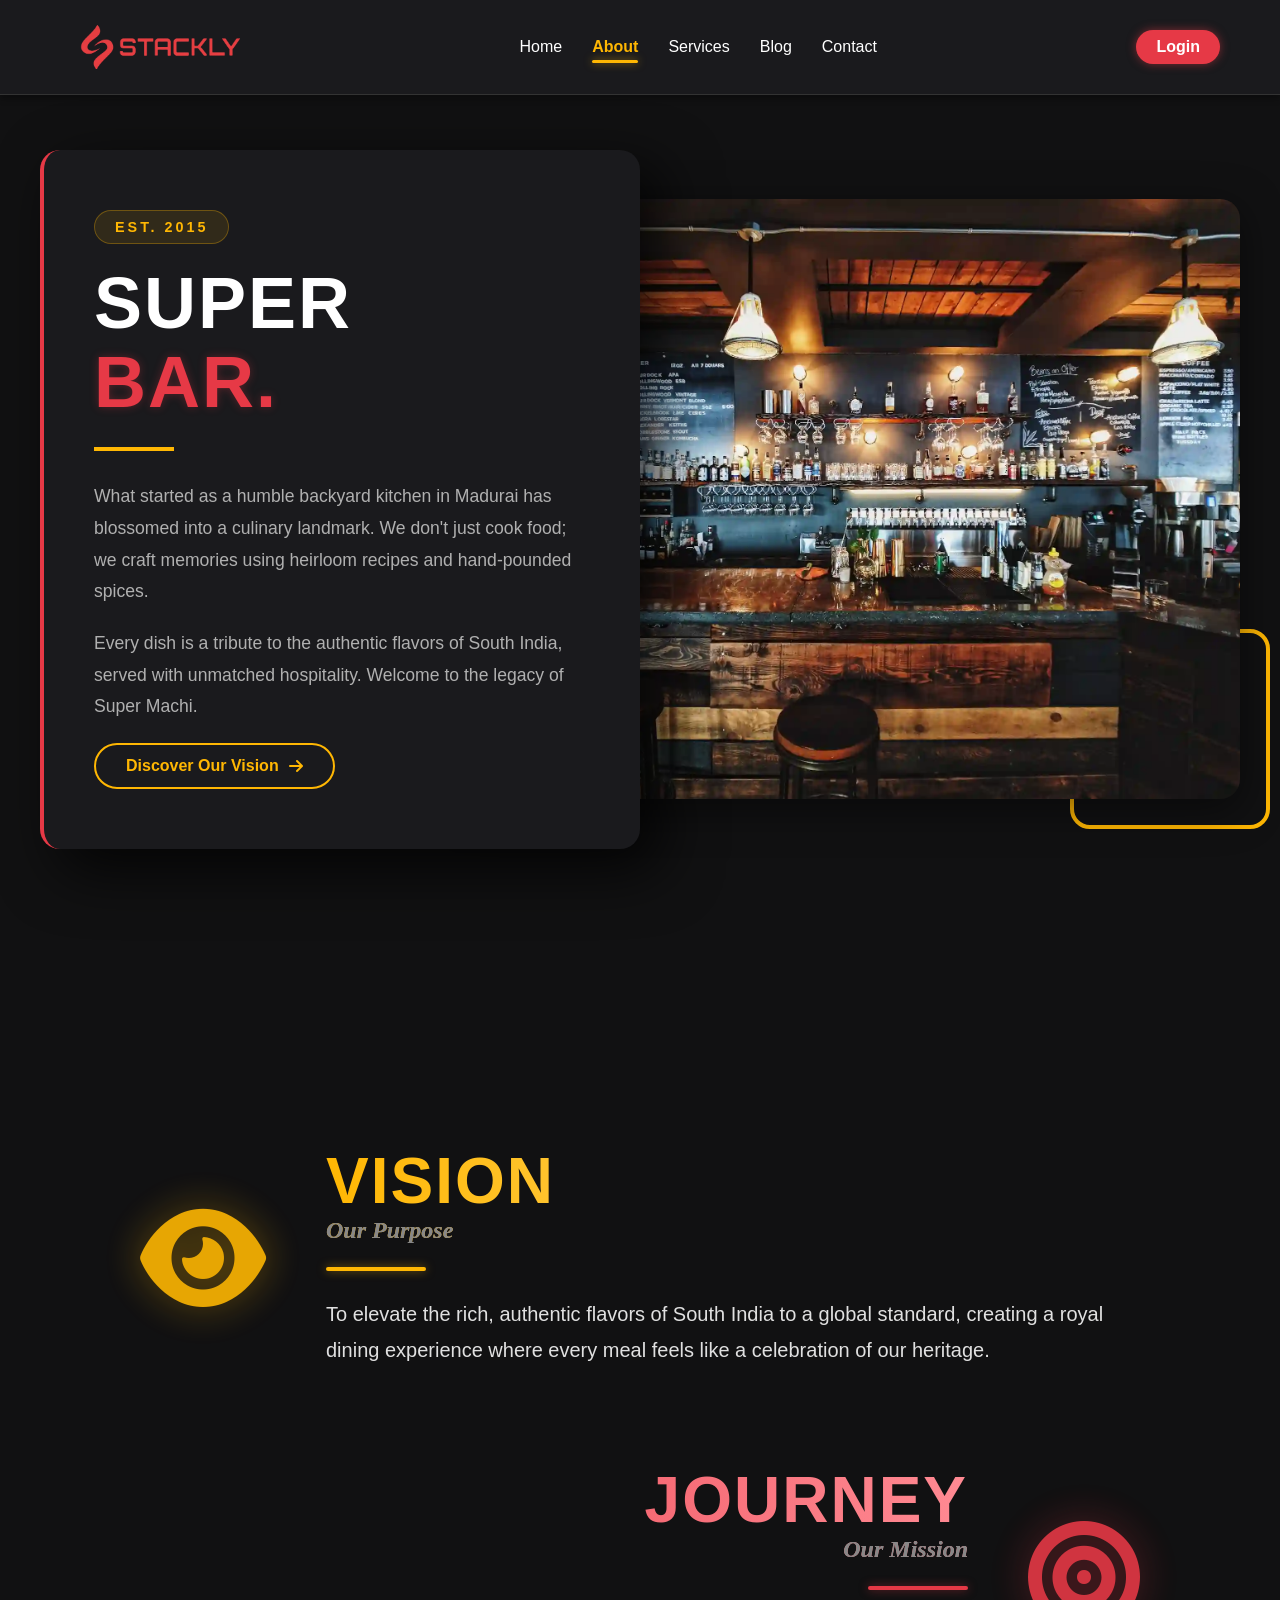
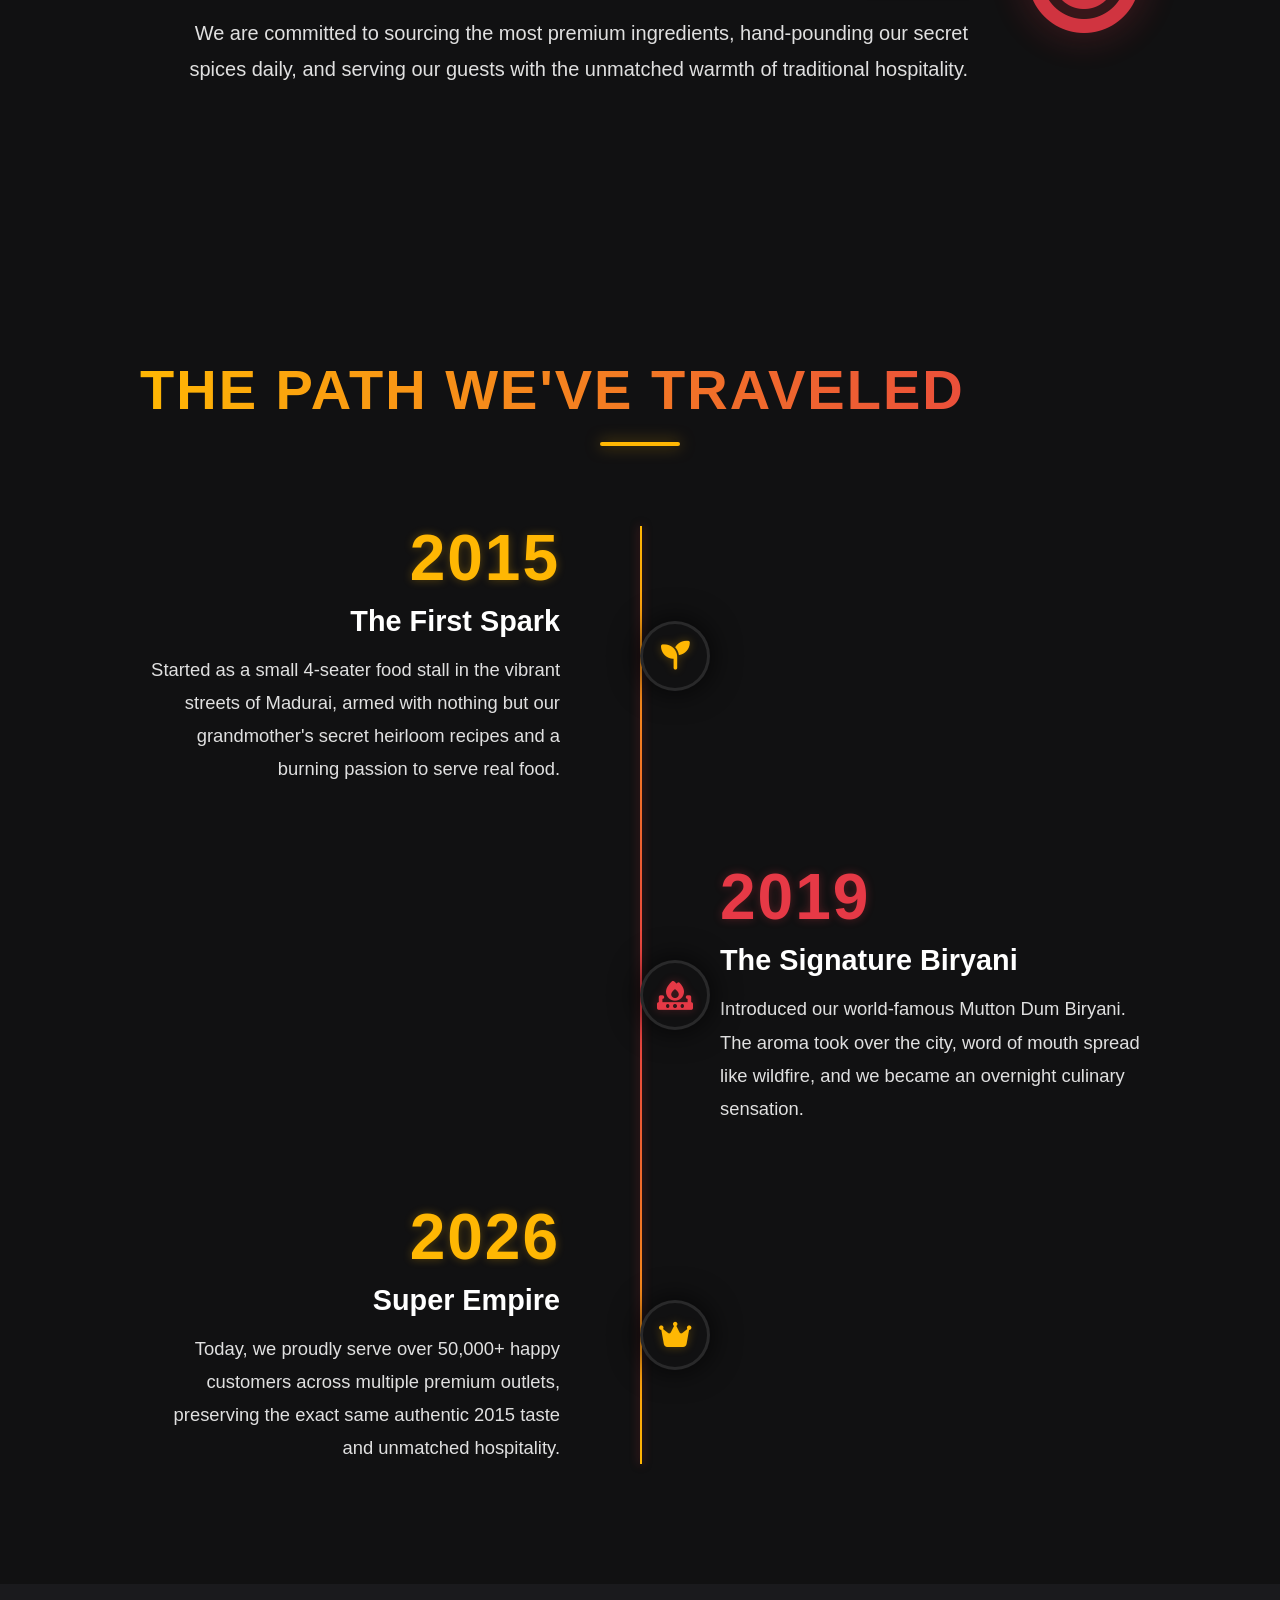
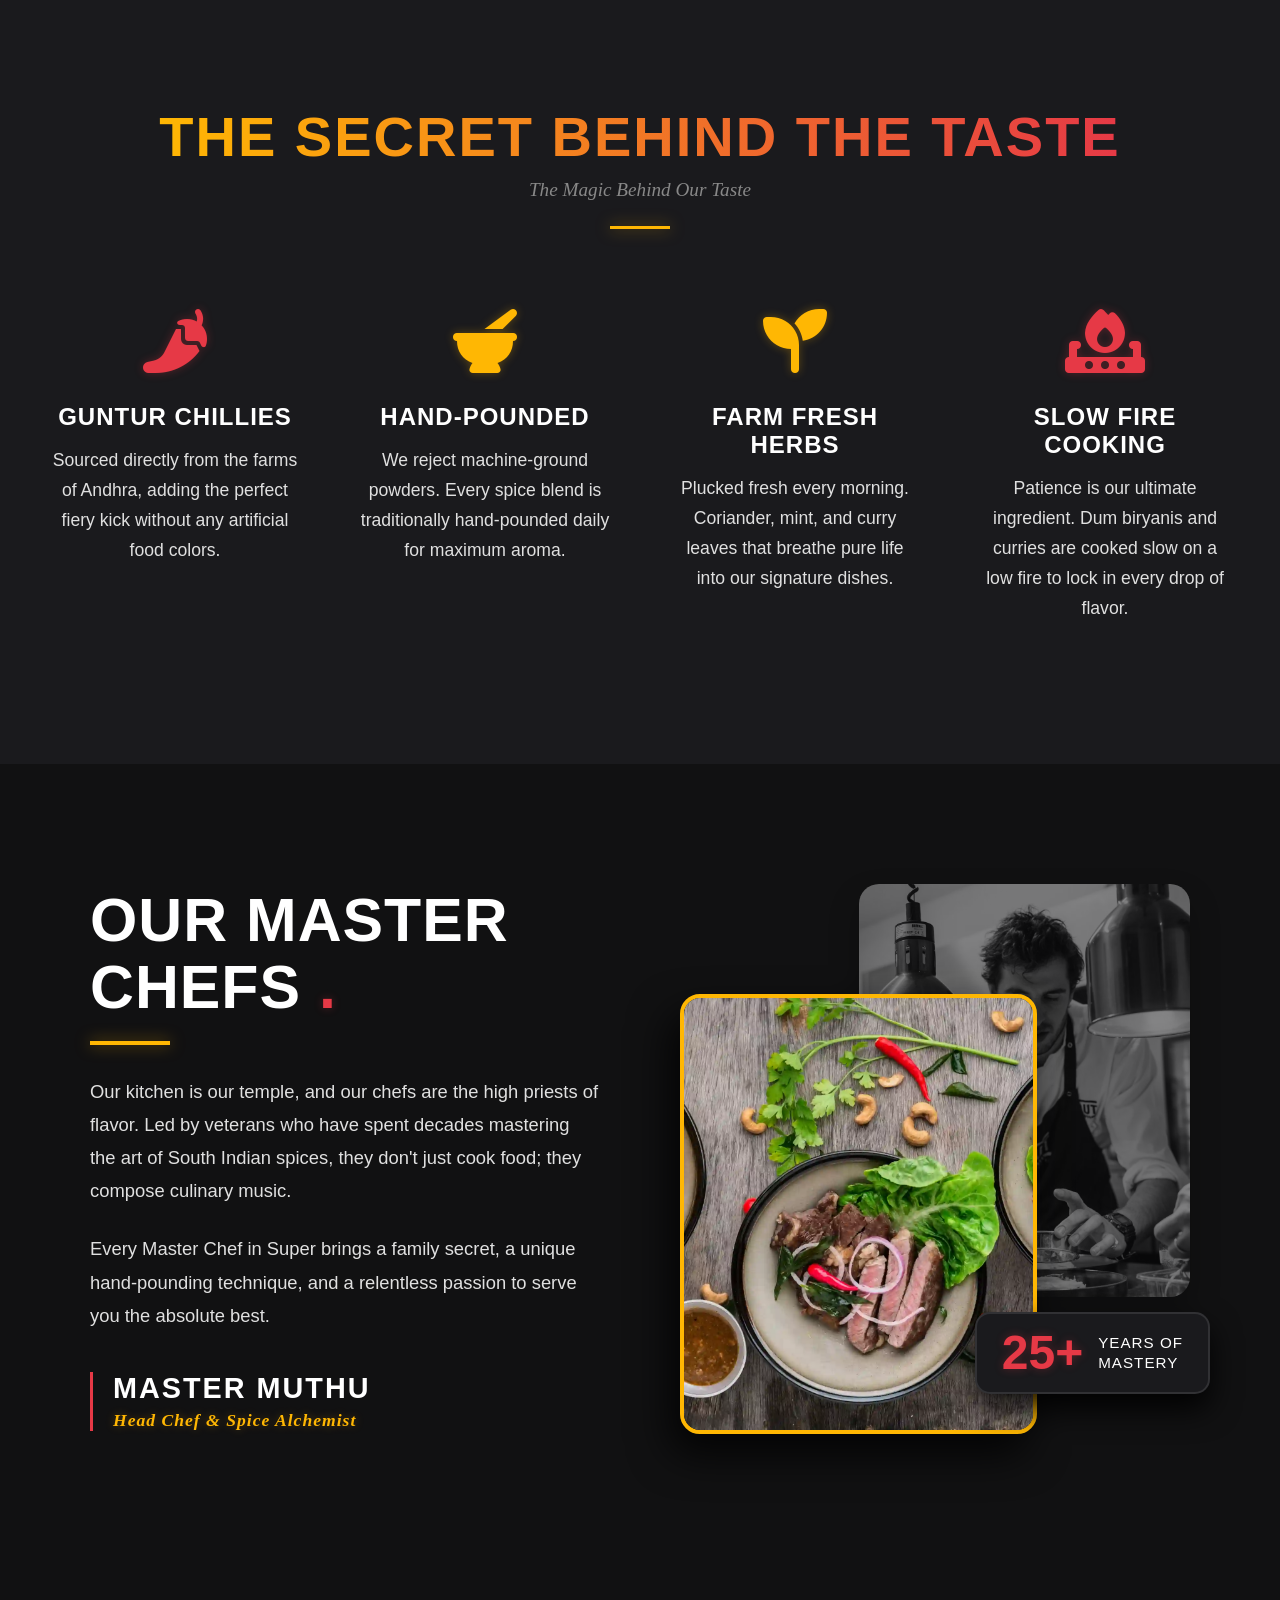
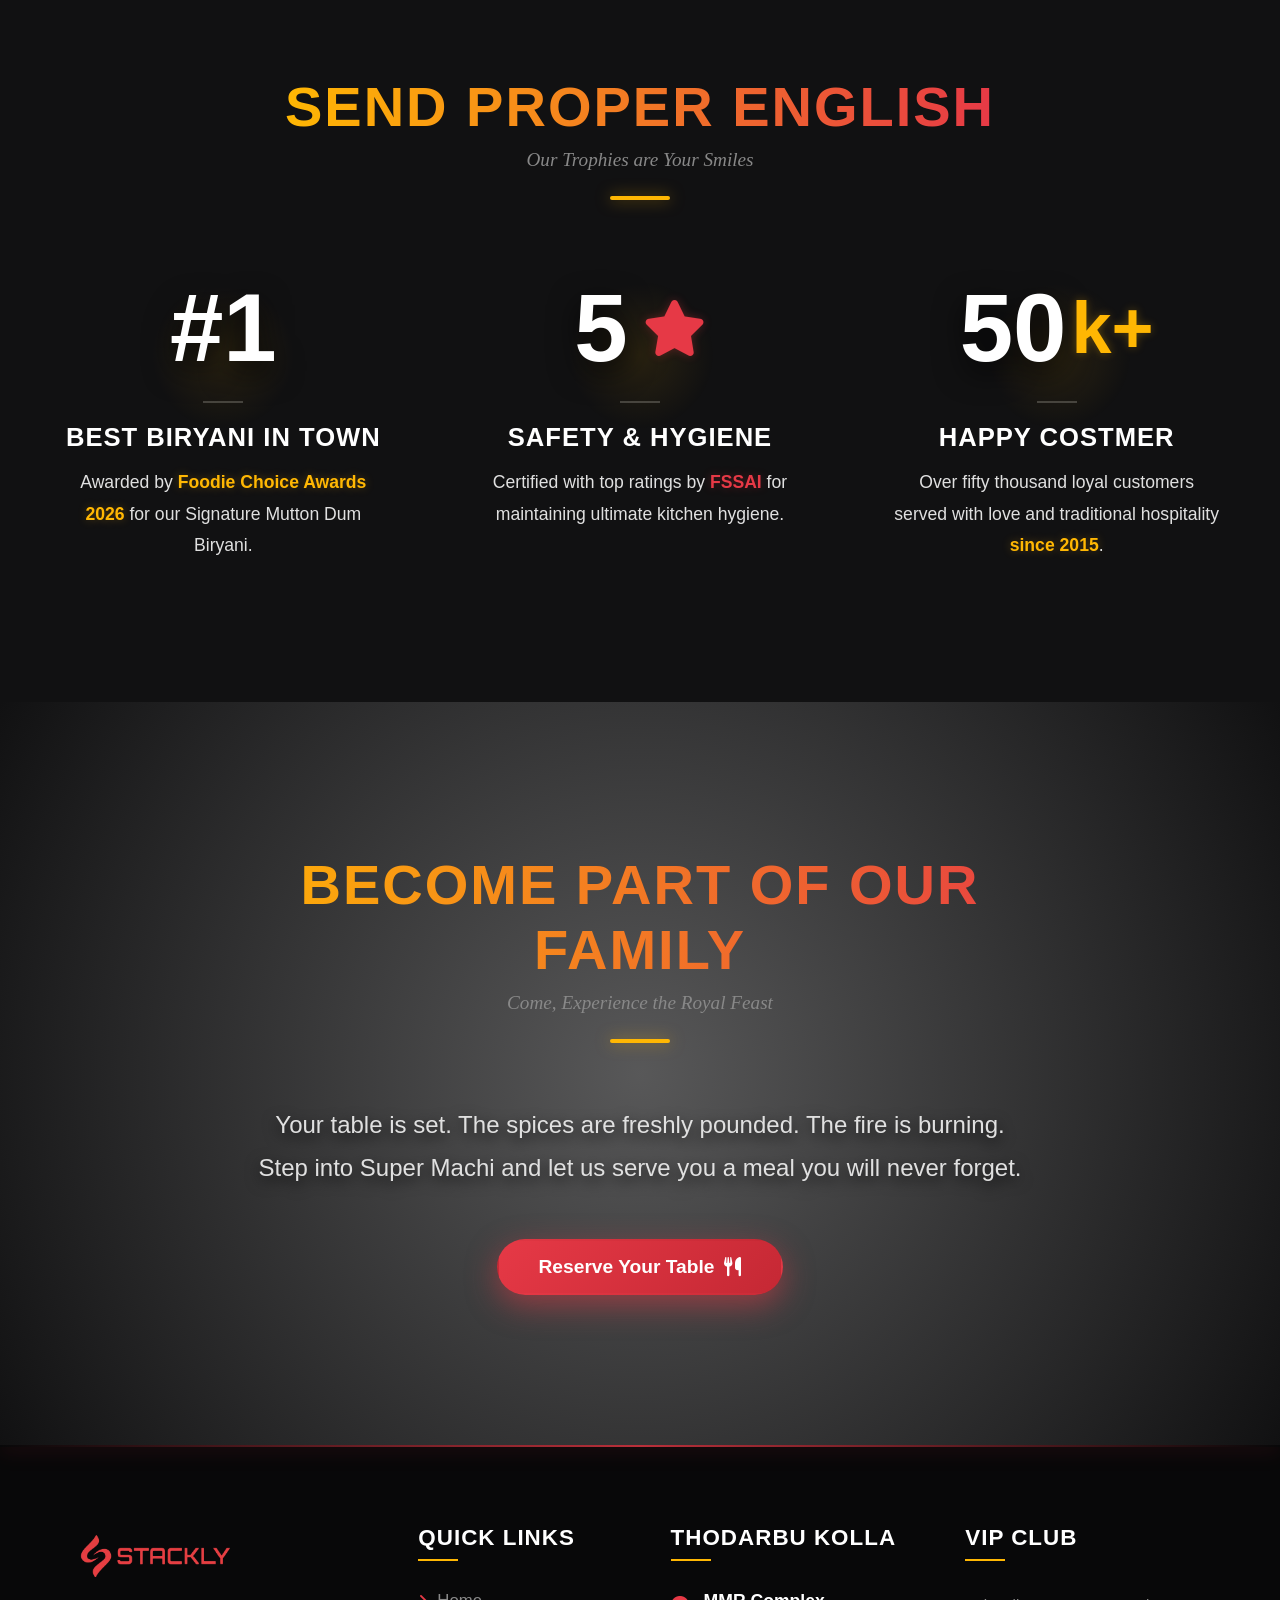
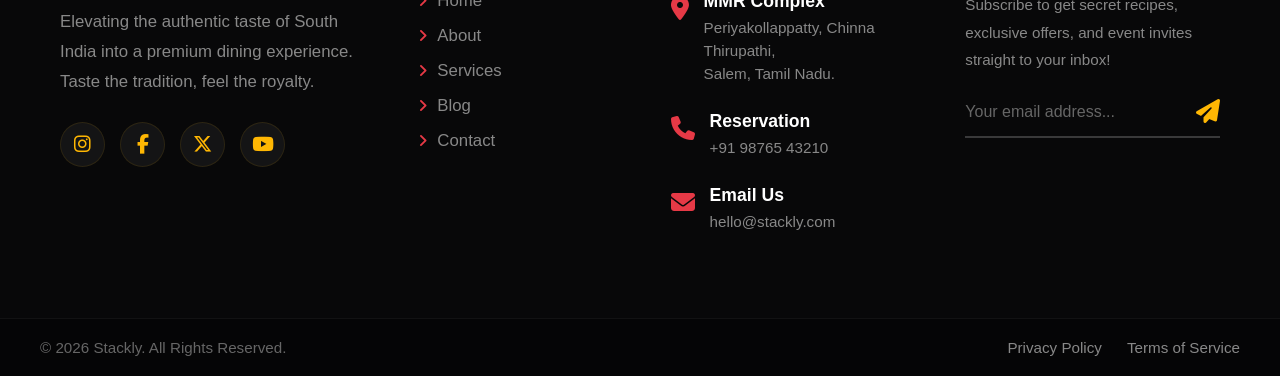
<file: about.html>
<!DOCTYPE html>
<html lang="en">

<head>
    <meta charset="UTF-8">
    <meta name="viewport" content="width=device-width, initial-scale=1.0">
    <title>About</title>
    <link rel="stylesheet" href="about.css">
    <link rel="stylesheet" href="restaurant.css">

    <link rel="stylesheet" href="https://cdnjs.cloudflare.com/ajax/libs/font-awesome/6.4.0/css/all.min.css">

    <link href="https://unpkg.com/aos@2.3.1/dist/aos.css" rel="stylesheet">
</head>

<body>

    <nav class="navbar">
        <div class="nav-container">


            <a href="index.html" class="logo-container">
                <img src="./asset/logo (3).webp" alt="Company Logo" class="logo-img">
            </a>

            <ul class="desktop-menu">
                <li><a href="index.html" class="nav-link ">Home</a></li>
                <li><a href="about.html" class="nav-link active">About</a></li>
                <li><a href="services.html" class="nav-link">Services</a></li>
                <li><a href="blog.html" class="nav-link">Blog</a></li>
                <li><a href="contact.html" class="nav-link">Contact</a></li>
            </ul>


            <a href="login.html" class="login-btn desktop-login">Login</a>


            <button class="hamburger" id="hamburger-btn">
                <span class="bar"></span>
                <span class="bar"></span>
                <span class="bar"></span>
            </button>
        </div>


        <div class="mobile-menu" id="mobile-menu">
            <a href="index.html" class="mobile-link ">Home</a> 
            <a href="about.html" class="mobile-link active">About</a>
            <a href="services.html" class="mobile-link">Services</a>
            <a href="blog.html" class="mobile-link">Blog</a>
            <a href="contact.html" class="mobile-link">Contact</a>
            <a href="login.html" class="mobile-login-btn">Login</a>
        </div>
    </nav>


    <section class="premium-story-section" id="our-story">
        <div class="container story-overlap-layout">


            <div class="story-content-block" data-aos="fade-down" data-aos-duration="1200" data-aos-delay="200">
                <span class="est-badge" data-aos="fade-down" data-aos-delay="400">EST. 2015</span>

                <h1 class="premium-title" data-aos="fade-up" data-aos-delay="500">
                    Super <br><span class="text-brandRed">Bar.</span>
                </h1>

                <div class="gold-divider-line" data-aos="zoom-in" data-aos-delay="600"></div>

                <p class="story-para" data-aos="fade-up" data-aos-delay="700">
                    What started as a humble backyard kitchen in Madurai has blossomed into a culinary landmark. We
                    don't just cook food; we craft memories using heirloom recipes and hand-pounded spices.
                </p>
                <p class="story-para" data-aos="fade-up" data-aos-delay="800">
                    Every dish is a tribute to the authentic flavors of South India, served with unmatched hospitality.
                    Welcome to the legacy of Super Machi.
                </p>

                <div data-aos="fade-up" data-aos-delay="900">
                    <a href="404.html" class="btn-outline-gold mt-4">Discover Our Vision <i
                            class="fa-solid fa-arrow-right"></i></a>
                </div>
            </div>


            <div class="story-image-block" data-aos="fade-up" data-aos-duration="1500">
                <div class="image-mask">

                    <img src="./asset/r5.webp" alt="Super Machi Heritage" class="css-zoom-img">
                </div>

                <div class="gold-accent-box" data-aos="zoom-in-up" data-aos-delay="600" data-aos-duration="1000"></div>
            </div>

        </div>
    </section>




    <section class="ultra-vision-mission" id="vision">
        <div class="container vm-premium-container">


            <div class="vm-row">
                <div class="vm-icon-wrapper" data-aos="fade-down" data-aos-duration="1000">
                    <i class="fa-solid fa-eye text-brandYellow glowing-icon"></i>
                </div>
                <div class="vm-content-wrapper" data-aos="fade-up" data-aos-duration="1000" data-aos-delay="200">
                    <h2 class="vm-gradient-title yellow-gradient">Vision <span class="vm-sub-text">Our Purpose</span>
                    </h2>
                    <div class="vm-elegant-line bg-yellow" data-aos="zoom-in" data-aos-delay="400"></div>
                    <p class="vm-premium-desc">
                        To elevate the rich, authentic flavors of South India to a global standard, creating a royal
                        dining experience where every meal feels like a celebration of our heritage.
                    </p>
                </div>
            </div>


            <div class="vm-row reverse-row">
                <div class="vm-icon-wrapper" data-aos="fade-up" data-aos-duration="1000">
                    <i class="fa-solid fa-bullseye text-brandRed glowing-icon"></i>
                </div>
                <div class="vm-content-wrapper" data-aos="fade-down" data-aos-duration="1000" data-aos-delay="200">
                    <h2 class="vm-gradient-title red-gradient">Journey <span class="vm-sub-text">Our Mission</span></h2>
                    <div class="vm-elegant-line bg-red" data-aos="zoom-in" data-aos-delay="400"></div>
                    <p class="vm-premium-desc">
                        We are committed to sourcing the most premium ingredients, hand-pounding our secret spices
                        daily, and serving our guests with the unmatched warmth of traditional hospitality.
                    </p>
                </div>
            </div>

        </div>
    </section>



    <section class="premium-journey-section" id="journey">
        <div class="container journey-container">


            <div class="journey-header" data-aos="fade-down" data-aos-duration="1000">
                <h2 class="journey-gradient-title text-center">The Path We've Traveled</h2>
                <div class="journey-accent-line"></div>
            </div>


            <div class="premium-timeline">

                <div class="timeline-glowing-line" data-aos="zoom-in" data-aos-duration="1500"></div>


                <div class="timeline-row">
                    <div class="timeline-content left-align" data-aos="fade-down" data-aos-duration="1200">
                        <h3 class="timeline-year text-brandYellow">2015</h3>
                        <h4 class="timeline-heading">The First Spark</h4>
                        <p class="timeline-desc">
                            Started as a small 4-seater food stall in the vibrant streets of Madurai, armed with nothing
                            but our grandmother's secret heirloom recipes and a burning passion to serve real food.
                        </p>
                    </div>
                    <div class="timeline-icon-box" data-aos="zoom-in" data-aos-delay="300">
                        <i class="fa-solid fa-seedling text-brandYellow glowing-icon-small"></i>
                    </div>
                    <div class="timeline-spacer"></div>
                </div>


                <div class="timeline-row reverse-timeline">
                    <div class="timeline-content right-align" data-aos="fade-up" data-aos-duration="1200">
                        <h3 class="timeline-year text-brandRed">2019</h3>
                        <h4 class="timeline-heading">The Signature Biryani</h4>
                        <p class="timeline-desc">
                            Introduced our world-famous Mutton Dum Biryani. The aroma took over the city, word of mouth
                            spread like wildfire, and we became an overnight culinary sensation.
                        </p>
                    </div>
                    <div class="timeline-icon-box" data-aos="zoom-in" data-aos-delay="300">
                        <i class="fa-solid fa-fire-burner text-brandRed glowing-icon-small"></i>
                    </div>
                    <div class="timeline-spacer"></div>
                </div>


                <div class="timeline-row">
                    <div class="timeline-content left-align" data-aos="fade-down" data-aos-duration="1200">
                        <h3 class="timeline-year text-brandYellow">2026</h3>
                        <h4 class="timeline-heading">Super  Empire</h4>
                        <p class="timeline-desc">
                            Today, we proudly serve over 50,000+ happy customers across multiple premium outlets,
                            preserving the exact same authentic 2015 taste and unmatched hospitality.
                        </p>
                    </div>
                    <div class="timeline-icon-box" data-aos="zoom-in" data-aos-delay="300">
                        <i class="fa-solid fa-crown text-brandYellow glowing-icon-small"></i>
                    </div>
                    <div class="timeline-spacer"></div>
                </div>

            </div>
        </div>
    </section>



    <section class="premium-secrets-section" id="secrets">
        <div class="container secrets-container">


            <div class="secrets-header text-center" data-aos="fade-down" data-aos-duration="1000">
               <h2 class="secrets-gradient-title">The Secret Behind the Taste</h2>
                <p class="secrets-subtitle">The Magic Behind Our Taste</p>
                <div class="secrets-accent-line"></div>
            </div>


            <div class="secrets-aligned-grid">


                <div class="secret-item" data-aos="fade-up" data-aos-duration="1000" data-aos-delay="100">

                    <i class="fa-solid fa-pepper-hot secret-icon text-brandRed float-anim-1"></i>
                    <h3 class="secret-title">Guntur Chillies</h3>
                    <p class="secret-desc">Sourced directly from the farms of Andhra, adding the perfect fiery kick
                        without any artificial food colors.</p>
                </div>


                <div class="secret-item" data-aos="fade-up" data-aos-duration="1000" data-aos-delay="200">
                    <i class="fa-solid fa-mortar-pestle secret-icon text-brandYellow float-anim-2"></i>
                    <h3 class="secret-title">Hand-Pounded</h3>
                    <p class="secret-desc">We reject machine-ground powders. Every spice blend is traditionally
                        hand-pounded daily for maximum aroma.</p>
                </div>


                <div class="secret-item" data-aos="fade-up" data-aos-duration="1000" data-aos-delay="300">
                    <i class="fa-solid fa-seedling secret-icon text-brandYellow float-anim-1"></i>
                    <h3 class="secret-title">Farm Fresh Herbs</h3>
                    <p class="secret-desc">Plucked fresh every morning. Coriander, mint, and curry leaves that breathe
                        pure life into our signature dishes.</p>
                </div>


                <div class="secret-item" data-aos="fade-up" data-aos-duration="1000" data-aos-delay="400">
                    <i class="fa-solid fa-fire-burner secret-icon text-brandRed float-anim-2"></i>
                    <h3 class="secret-title">Slow Fire Cooking</h3>
                    <p class="secret-desc">Patience is our ultimate ingredient. Dum biryanis and curries are cooked slow
                        on a low fire to lock in every drop of flavor.</p>
                </div>

            </div>

        </div>
    </section>



    <section class="premium-masters-section" id="chefs">
        <div class="container masters-container">


            <div class="masters-text-area" data-aos="fade-down" data-aos-duration="1200">
                <h2 class="masters-gradient-title">Our Master Chefs <span class="text-brandRed">.</span></h2>
                <div class="masters-accent-line" data-aos="zoom-in" data-aos-delay="200"></div>

                <p class="masters-desc" data-aos="fade-up" data-aos-delay="300">
                    Our kitchen is our temple, and our chefs are the high priests of flavor. Led by veterans who have
                    spent decades mastering the art of South Indian spices, they don't just cook food; they compose
                    culinary music.
                </p>
                <p class="masters-desc" data-aos="fade-up" data-aos-delay="400">
                    Every Master Chef in Super brings a family secret, a unique hand-pounding technique, and a
                    relentless passion to serve you the absolute best.
                </p>


                <div class="chef-highlight" data-aos="fade-up" data-aos-delay="500">
                    <h4 class="chef-name">Master Muthu</h4>
                    <p class="chef-role text-brandYellow">Head Chef & Spice Alchemist</p>
                </div>
            </div>


            <div class="masters-visual-area" data-aos="fade-up" data-aos-duration="1200">
                <div class="editorial-image-group">

                    <img src="./asset/r2.webp" class="img-back css-slow-float-rev" alt="Master preparing spices">


                    <img src="./asset/re1.webp" class="img-front css-slow-float" alt="Head Chef Master Muthu">


                    <div class="exp-floating-badge float-anim-1">
                        <span class="exp-number text-brandRed">25+</span>
                        <span class="exp-text">Years of<br>Mastery</span>
                    </div>
                </div>
            </div>

        </div>
    </section>



    <section class="premium-awards-section" id="awards">
        <div class="container awards-container">


            <div class="global-section-header" data-aos="fade-down" data-aos-duration="1000">
                <h2 class="global-gradient-title"> send proper english</h2>
                <p class="global-subtitle">Our Trophies are Your Smiles</p>
                <div class="global-accent-line"></div>
            </div>


            <div class="awards-perfect-grid">


                <div class="award-display-item" data-aos="fade-up" data-aos-duration="1000" data-aos-delay="100">
                    <div class="award-glow-bg"></div>
                    <h3 class="giant-trophy-text css-levitate">#1</h3>
                    <div class="award-divider-mini"></div>
                    <h4 class="award-heading">Best Biryani in Town</h4>
                    <p class="award-description">Awarded by <span class="text-brandYellow">Foodie Choice Awards
                            2026</span> for our Signature Mutton Dum Biryani.</p>
                </div>


                <div class="award-display-item" data-aos="fade-up" data-aos-duration="1000" data-aos-delay="300">
                    <div class="award-glow-bg"></div>
                    <h3 class="giant-trophy-text css-levitate">5<i
                            class="fa-solid fa-star trophy-icon text-brandRed"></i></h3>
                    <div class="award-divider-mini"></div>
                    <h4 class="award-heading">Safety & Hygiene</h4>
                    <p class="award-description">Certified with top ratings by <span class="text-brandRed">FSSAI</span>
                        for maintaining ultimate kitchen hygiene.</p>
                </div>


                <div class="award-display-item" data-aos="fade-up" data-aos-duration="1000" data-aos-delay="500">
                    <div class="award-glow-bg"></div>
                    <h3 class="giant-trophy-text css-levitate">50<span class="trophy-plus text-brandYellow">k+</span>
                    </h3>
                    <div class="award-divider-mini"></div>
                    <h4 class="award-heading">Happy Costmer</h4>
                    <p class="award-description">Over fifty thousand loyal customers served with love and traditional
                        hospitality <span class="text-brandYellow">since 2015</span>.</p>
                </div>

            </div>

        </div>
    </section>



    <section class="premium-cta-section" id="visit-us">
        <div class="cta-background-overlay"></div>

        <div class="container cta-container">


            <div class="global-section-header" data-aos="fade-down" data-aos-duration="1000">
                <h2 class="global-gradient-title">Become Part of Our Family</h2>
                <p class="global-subtitle">Come, Experience the Royal Feast</p>
                <div class="global-accent-line"></div>
            </div>


            <div class="cta-content" data-aos="zoom-in" data-aos-duration="1200" data-aos-delay="200">
                <p class="cta-message">
                    Your table is set. The spices are freshly pounded. The fire is burning. <br>
                    Step into Super Machi and let us serve you a meal you will never forget.
                </p>

                <div class="cta-buttons">
                    <a href="404.html" class="btn-royal-primary">Reserve Your Table <i
                            class="fa-solid fa-utensils"></i></a>

                </div>
            </div>

        </div>
    </section>

<footer class="premium-footer" id="contact">
  
    <div class="footer-glow-line"></div>

    <div class="container footer-layout">

        
        <div class="footer-brand" data-aos="fade-up" data-aos-duration="1000">
            <a href="index.html" class="logo-container">
               
                <img src="./asset/logo (3).webp" alt="Company Logo" class="logo-img" style="max-width: 150px; margin-bottom: 20px;">
            </a>
            <p class="footer-desc">
                Elevating the authentic taste of South India into a premium dining experience. Taste the tradition, feel the royalty.
            </p>
            <div class="social-links">
                <a href="404.html" class="social-icon gs-hover-float"><i class="fa-brands fa-instagram"></i></a>
                <a href="404.html" class="social-icon gs-hover-float"><i class="fa-brands fa-facebook-f"></i></a>
                <a href="404.html" class="social-icon gs-hover-float"><i class="fa-brands fa-x-twitter"></i></a>
                <a href="404.html" class="social-icon gs-hover-float"><i class="fa-brands fa-youtube"></i></a>
            </div>
        </div>

      
        <div class="footer-quick-links" data-aos="fade-up" data-aos-delay="200" data-aos-duration="1000">
            <h3 class="footer-heading">Quick Links</h3>
            <div class="quick-links-list">
                <a href="index.html" class="q-link"><i class="fa-solid fa-angle-right"></i> Home</a>
                <a href="about.html" class="q-link"><i class="fa-solid fa-angle-right"></i> About</a>
                <a href="services.html" class="q-link"><i class="fa-solid fa-angle-right"></i> Services</a>
                <a href="blog.html" class="q-link"><i class="fa-solid fa-angle-right"></i> Blog</a>
                <a href="contact.html" class="q-link"><i class="fa-solid fa-angle-right"></i> Contact</a>
            </div>
        </div>

        
        <div class="footer-contact" data-aos="fade-up" data-aos-delay="400" data-aos-duration="1000">
            <h3 class="footer-heading">Thodarbu Kolla</h3>
            <ul class="contact-list">
                <li>
                    <i class="fa-solid fa-location-dot contact-icon"></i>
                    <div>
                        <strong>MMR Complex</strong>
                        <p>Periyakollappatty, Chinna Thirupathi,<br>Salem, Tamil Nadu.</p>
                    </div>
                </li>
                <li>
                    <i class="fa-solid fa-phone contact-icon"></i>
                    <div>
                        <strong>Reservation</strong>
                        <p>+91 98765 43210</p>
                    </div>
                </li>
                <li>
                    <i class="fa-solid fa-envelope contact-icon"></i>
                    <div>
                        <strong>Email Us</strong>
                        <p>hello@stackly.com</p>
                    </div>
                </li>
            </ul>
        </div>

     
        <div class="footer-newsletter" data-aos="fade-up" data-aos-delay="600" data-aos-duration="1000">
            <h3 class="footer-heading">VIP Club</h3>
            <p class="footer-desc" style="font-size: 0.95rem;">
                Subscribe to get secret recipes, exclusive offers, and event invites straight to your inbox!
            </p>
            <form class="newsletter-form" onsubmit="event.preventDefault(); alert('Subscribed Successfully!');">
                <input type="email" class="vip-input" placeholder="Your email address..." required>
                <button type="submit" class="vip-submit"><i class="fa-solid fa-paper-plane"></i></button>
            </form>
        </div>

    </div>

    <div class="footer-bottom">
        <div class="container footer-bottom-layout">
            <p>&copy; 2026 Stackly. All Rights Reserved.</p>
            <div class="legal-links">
                <a href="404.html">Privacy Policy</a>
                <a href="404.html">Terms of Service</a>
            </div>
        </div>
    </div>

</footer>



    <script src="https://unpkg.com/aos@2.3.1/dist/aos.js"></script>
    <script>
        AOS.init({
            once: true,
            duration: 800
        });
    </script>
    <script src="main.js"></script>
</body>

</html>
</file>
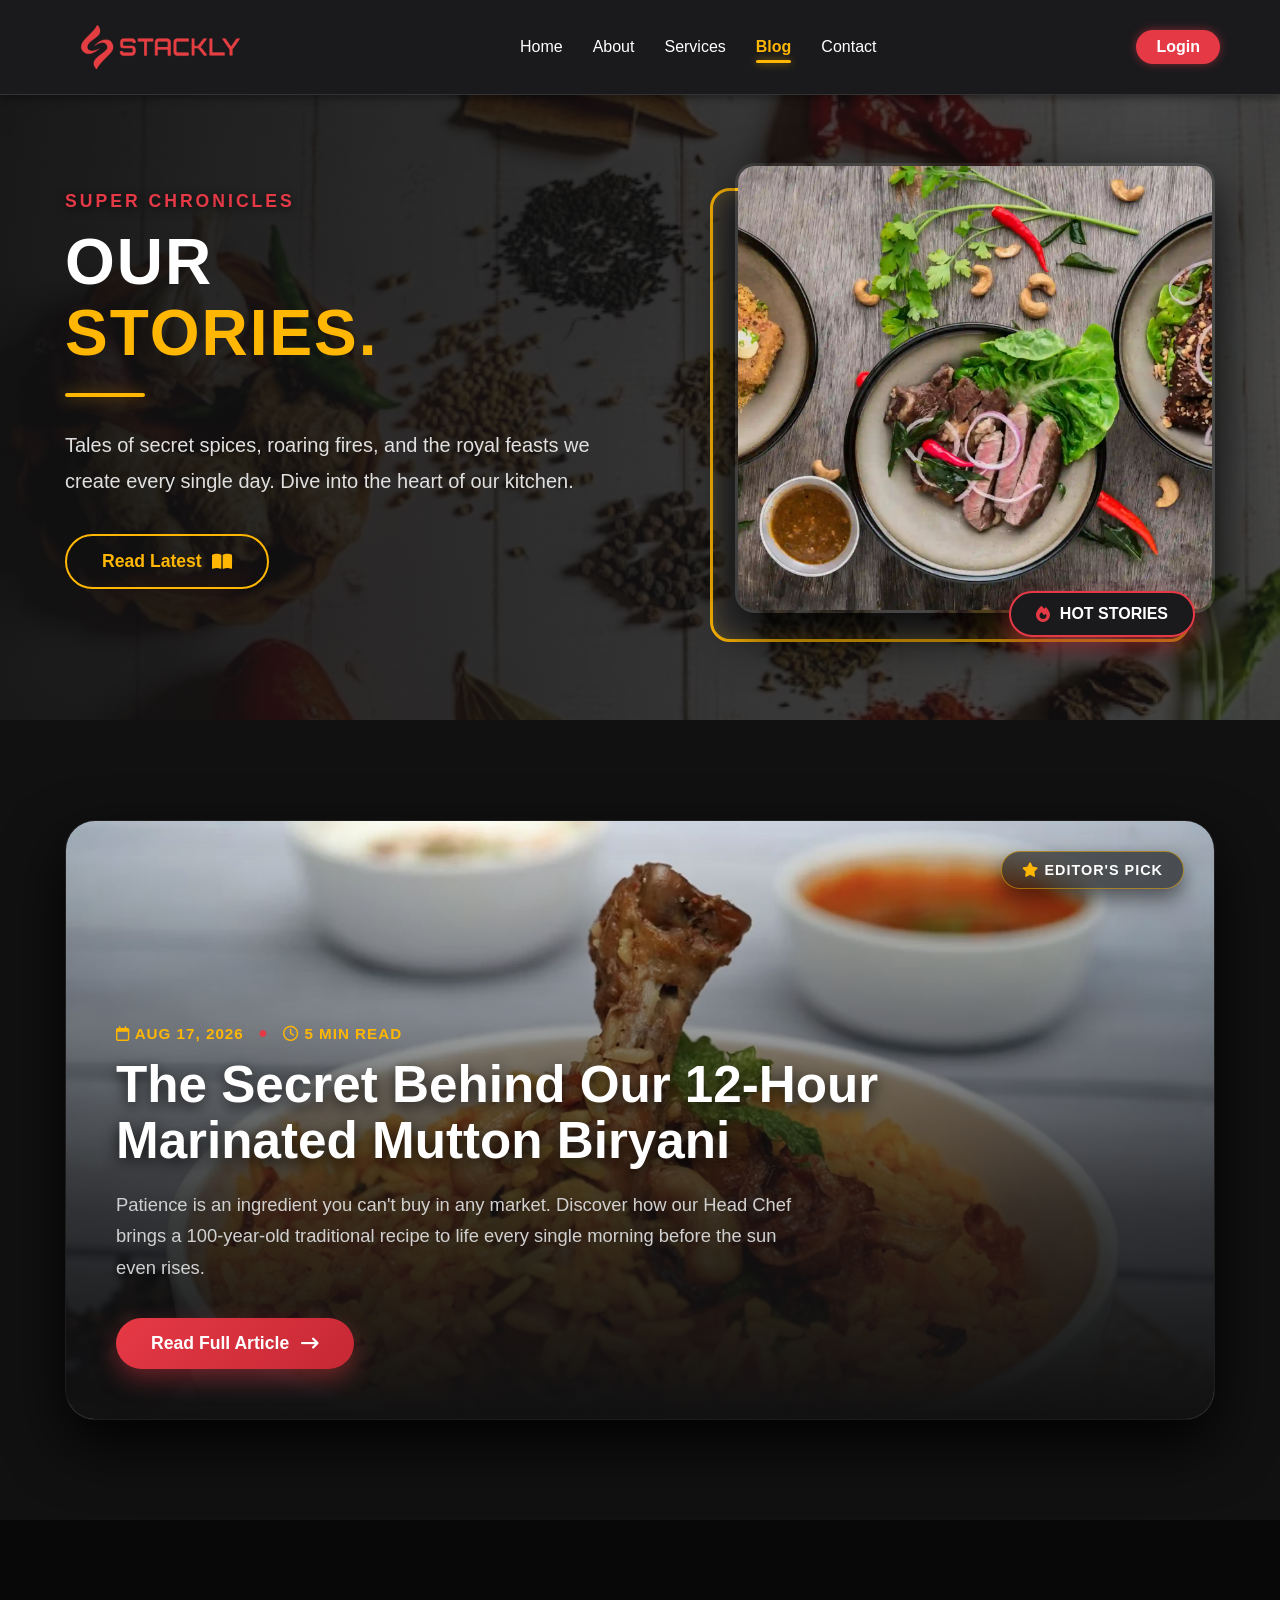
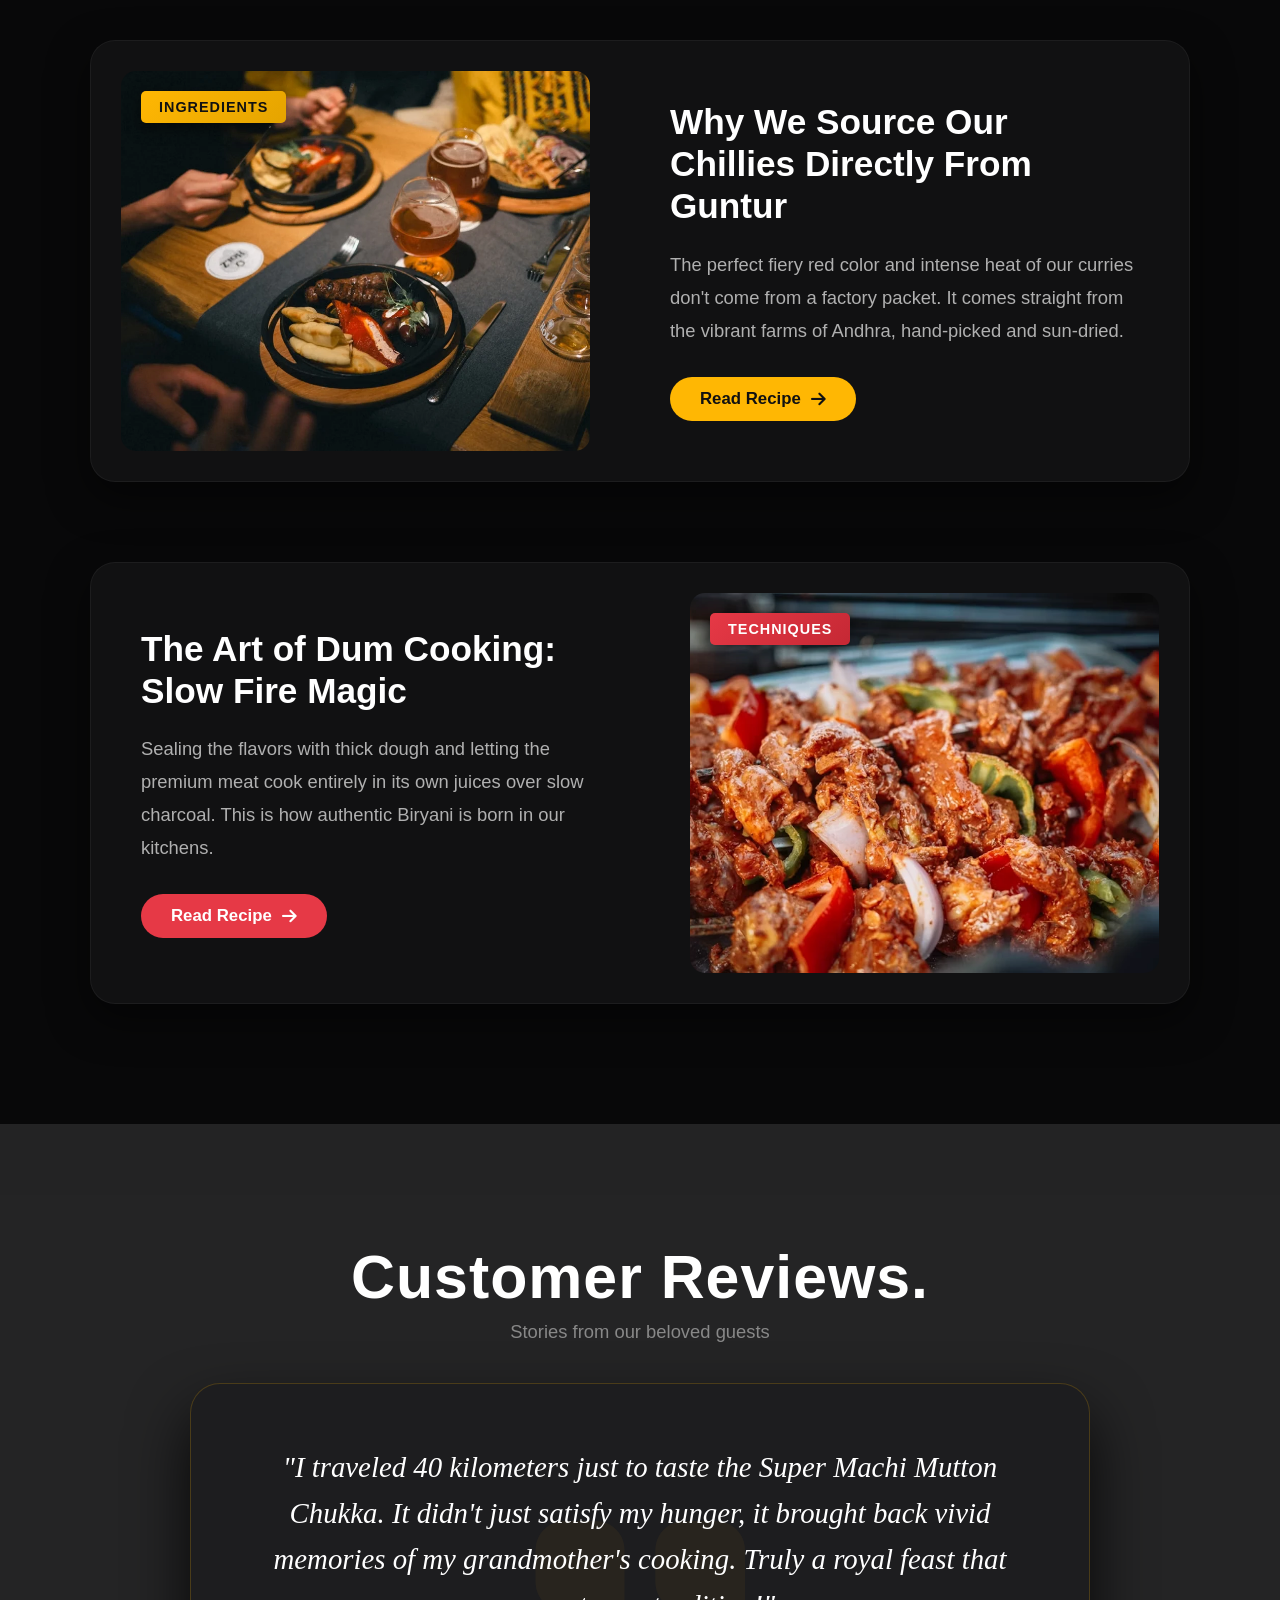
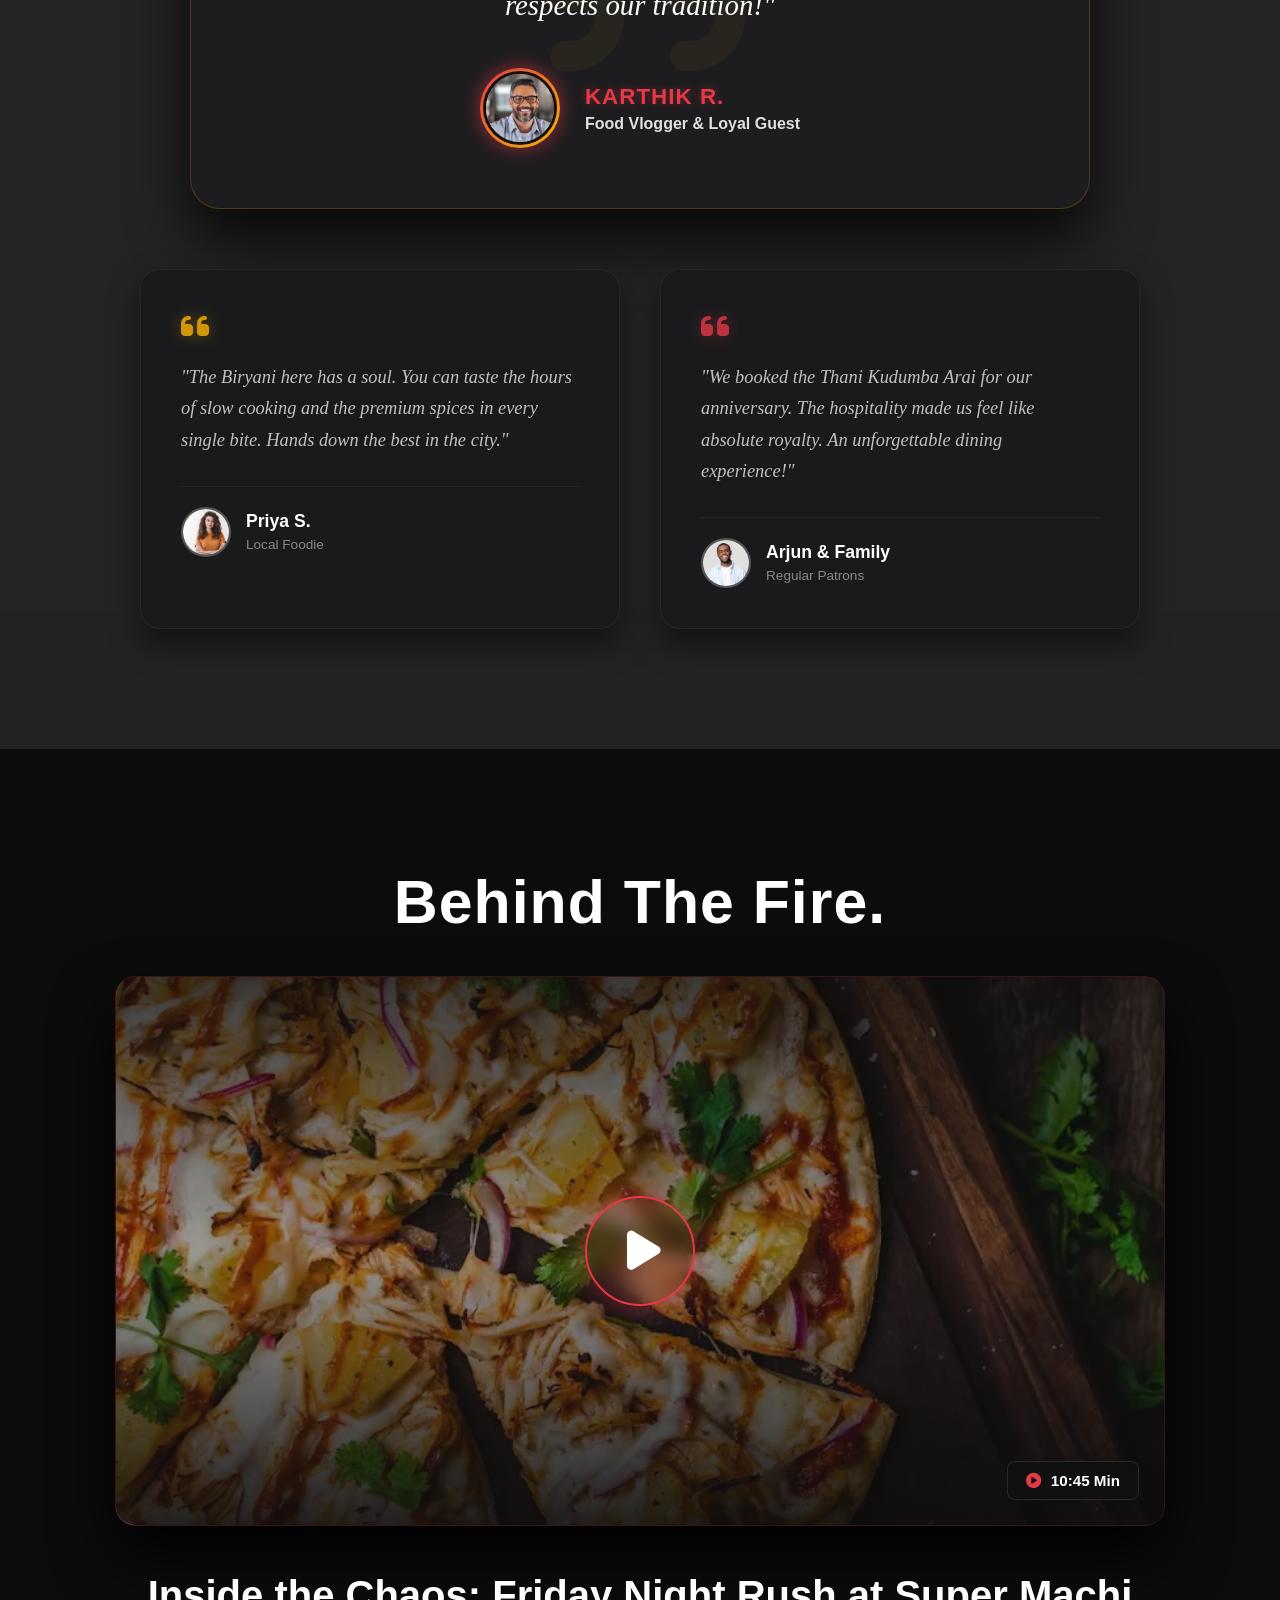
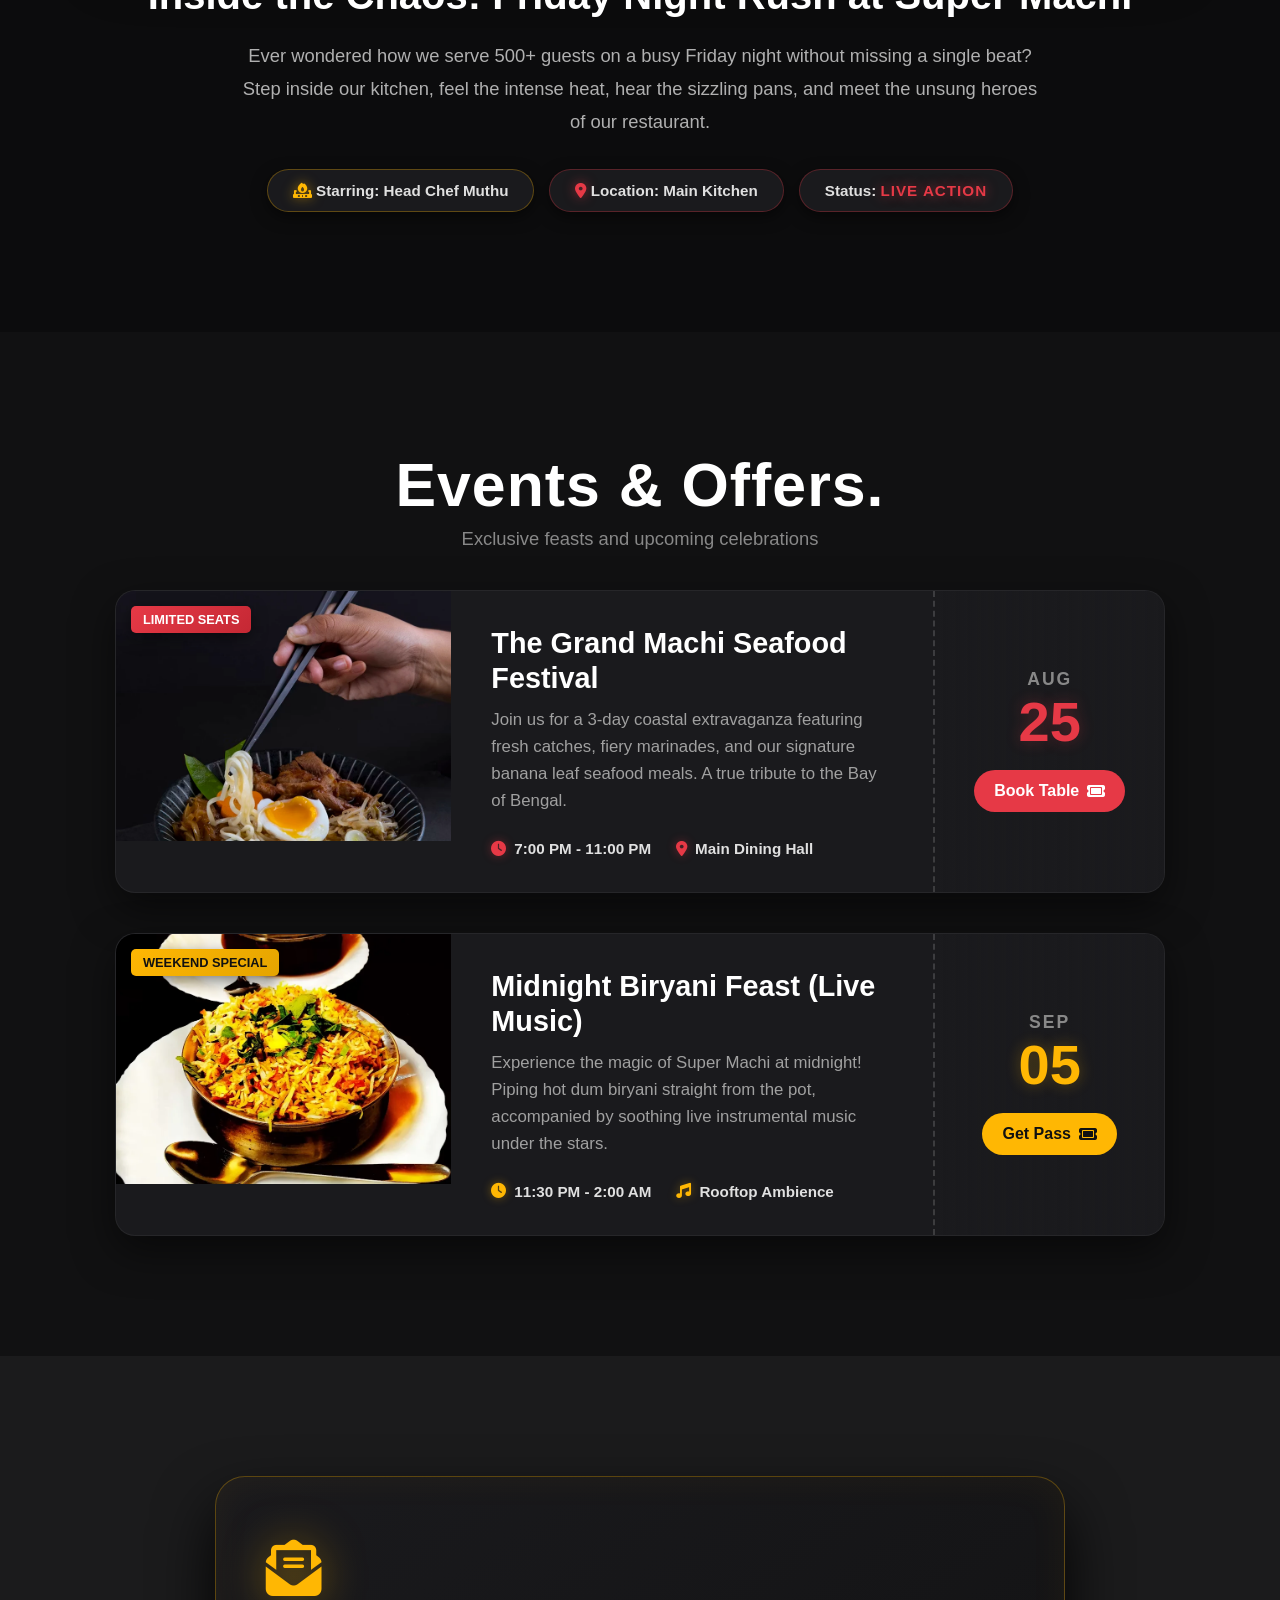
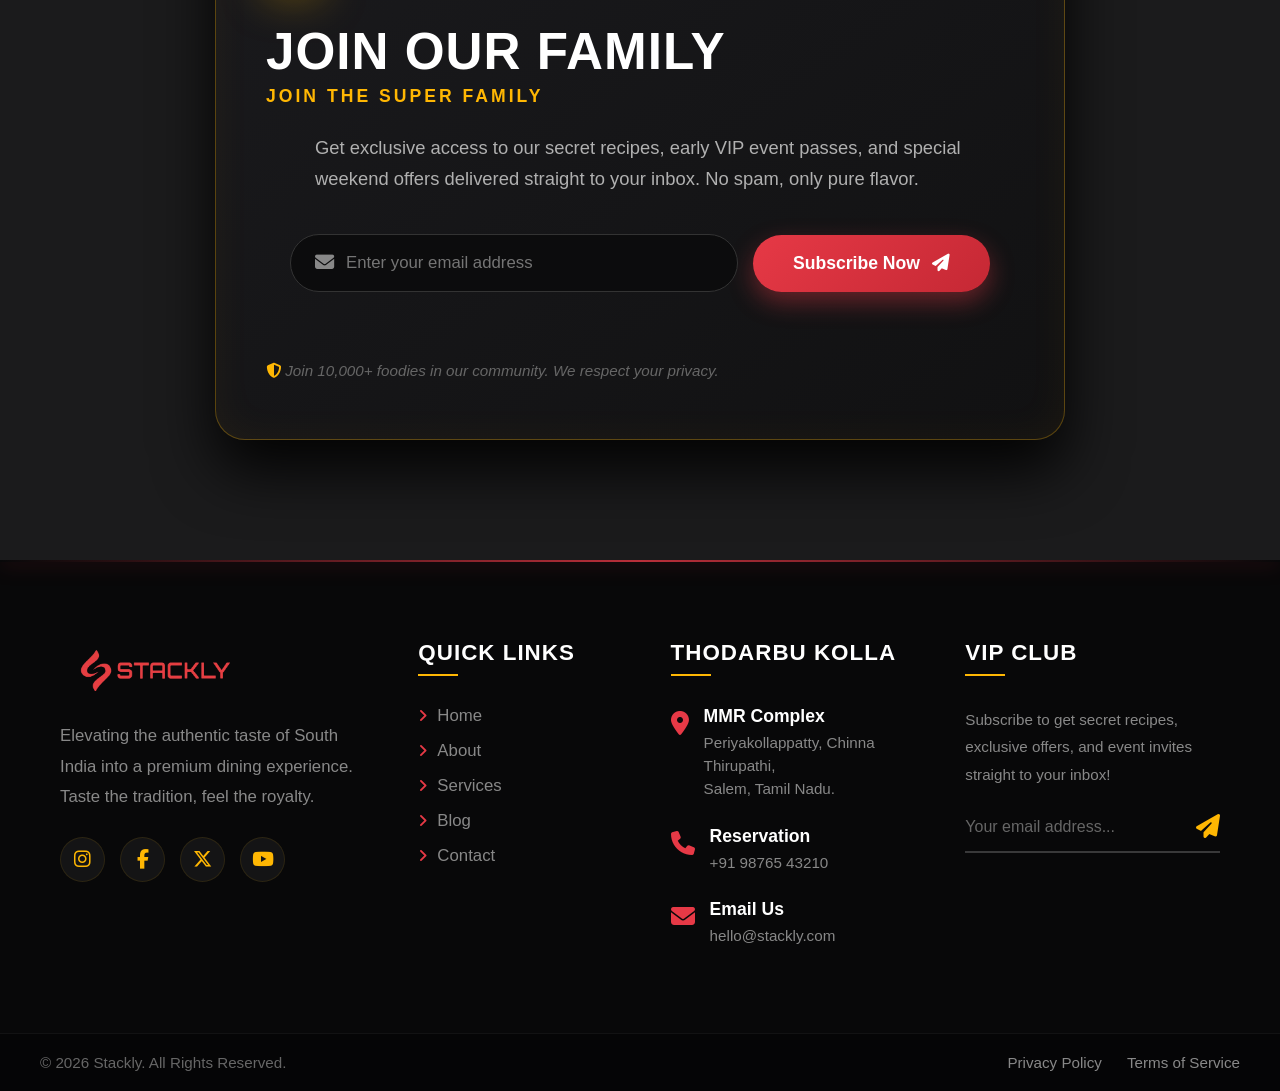
<file: blog.html>
<!DOCTYPE html>
<html lang="en">

<head>
    <meta charset="UTF-8">
    <meta name="viewport" content="width=device-width, initial-scale=1.0">
    <title>Blog</title>
    <link rel="stylesheet" href="blog.css">
    <link rel="stylesheet" href="restaurant.css">

    <link rel="stylesheet" href="https://cdnjs.cloudflare.com/ajax/libs/font-awesome/6.4.0/css/all.min.css">

    <link href="https://unpkg.com/aos@2.3.1/dist/aos.css" rel="stylesheet">
</head>

<body>

    <nav class="navbar">
        <div class="nav-container">


            <a href="index.html" class="logo-container">
                <img src="./asset/logo (3).webp" alt="Company Logo" class="logo-img">
            </a>

            <ul class="desktop-menu">
                <li><a href="index.html" class="nav-link ">Home</a></li>
                <li><a href="about.html" class="nav-link">About</a></li>
                <li><a href="services.html" class="nav-link">Services</a></li>
                <li><a href="blog.html" class="nav-link active">Blog</a></li>
                <li><a href="contact.html" class="nav-link">Contact</a></li>
            </ul>


            <a href="login.html" class="login-btn desktop-login">Login</a>


            <button class="hamburger" id="hamburger-btn">
                <span class="bar"></span>
                <span class="bar"></span>
                <span class="bar"></span>
            </button>
        </div>


        <div class="mobile-menu" id="mobile-menu">
            <a href="index.html" class="mobile-link ">Home</a> 
            <a href="about.html" class="mobile-link">About</a>
            <a href="services.html" class="mobile-link">Services</a>
            <a href="blog.html" class="mobile-link active">Blog</a>
            <a href="contact.html" class="mobile-link">Contact</a>
            <a href="login.html" class="mobile-login-btn">Login</a>
        </div>
    </nav>


    <!-- ==========================================
     1. BLOG HERO SECTION (Premium Editorial with BG Image)
     ========================================== -->
    <section class="premium-blog-hero" id="hero">


        <div class="blog-hero-overlay"></div>

        <div class="container blog-hero-layout">


            <div class="blog-hero-text" data-aos="fade-down" data-aos-duration="1500">
                <h5 class="blog-hero-subtitle text-brandRed">Super  Chronicles</h5>
                <h1 class="blog-giant-title">
                   Our <br>
                    <span class="text-brandYellow">Stories.</span>
                </h1>
                <div class="blog-hero-line" data-aos="zoom-in" data-aos-delay="300"></div>
                <p class="blog-hero-tagline">
                    Tales of secret spices, roaring fires, and the royal feasts we create every single day. Dive into
                    the heart of our kitchen.
                </p>
                <a href="404.html" class="btn-blog-explore mt-4" data-aos="fade-up" data-aos-delay="500">
                    Read Latest <i class="fa-solid fa-book-open"></i>
                </a>
            </div>


            <div class="blog-hero-visual" data-aos="fade-up" data-aos-duration="1500" data-aos-delay="200">
                <div class="blog-image-frame css-slow-float">
                    <img src="./asset/re1.webp" alt="Super Machi Stories" class="blog-main-img">


                    <div class="blog-frame-border"></div>


                    <div class="blog-hero-badge">
                        <i class="fa-solid fa-fire text-brandRed"></i> Hot Stories
                    </div>
                </div>
            </div>

        </div>
    </section>

    <!-- ==========================================
     2. FEATURED POST (Cinematic Banner Layout)
     ========================================== -->
    <section class="cinematic-featured-section" id="featured">
        <div class="container">




            <div class="cinematic-card" data-aos="zoom-in" data-aos-duration="1500">


                <img src="./asset/r13.webp" alt="Biryani Master" class="cinematic-bg">


                <div class="cinematic-overlay"></div>


                <div class="cinematic-badge">
                    <i class="fa-solid fa-star text-brandYellow"></i> Editor's Pick
                </div>


                <div class="cinematic-content">
                    <div class="meta-row">
                        <span><i class="fa-regular fa-calendar"></i> Aug 17, 2026</span>
                        <span class="meta-dot">•</span>
                        <span><i class="fa-regular fa-clock"></i> 5 Min Read</span>
                    </div>

                    <h2 class="cinematic-title">The Secret Behind Our 12-Hour Marinated Mutton Biryani</h2>

                    <p class="cinematic-excerpt">
                        Patience is an ingredient you can't buy in any market. Discover how our Head Chef brings a
                        100-year-old traditional recipe to life every single morning before the sun even rises.
                    </p>

                    <a href="404.html" class="btn-read-cinematic">
                        Read Full Article <i class="fa-solid fa-arrow-right-long"></i>
                    </a>
                </div>

            </div>
        </div>
    </section>

    <!-- ==========================================
     3. CULINARY SECRETS (Premium Alternating Layout)
     ========================================== -->
    <section class="premium-secrets-section" id="secrets">
        <div class="container">




            <div class="secrets-alternating-layout">


                <div class="secret-row" data-aos="fade-up" data-aos-duration="1200">
                    <div class="secret-visual">
                        <img src="./asset/r14.webp" alt="Spices">
                        <span class="secret-badge bg-yellow-gradient">Ingredients</span>
                    </div>
                    <div class="secret-info">
                        <h3 class="secret-title">Why We Source Our Chillies Directly From Guntur</h3>
                        <p class="secret-desc">The perfect fiery red color and intense heat of our curries don't come
                            from a factory packet. It comes straight from the vibrant farms of Andhra, hand-picked and
                            sun-dried.</p>

                        <a href="404.html" class="btn-solid-gold">Read Recipe <i
                                class="fa-solid fa-arrow-right"></i></a>
                    </div>
                </div>


                <div class="secret-row reverse-row" data-aos="fade-up" data-aos-duration="1200" data-aos-delay="200">
                    <div class="secret-visual">
                        <img src="./asset/r15.webp" alt="Dum Cooking">
                        <span class="secret-badge bg-red-gradient">Techniques</span>
                    </div>
                    <div class="secret-info">
                        <h3 class="secret-title">The Art of Dum Cooking: Slow Fire Magic</h3>
                        <p class="secret-desc">Sealing the flavors with thick dough and letting the premium meat cook
                            entirely in its own juices over slow charcoal. This is how authentic Biryani is born in our
                            kitchens.</p>

                        <a href="404.html" class="btn-solid-red">Read Recipe <i class="fa-solid fa-arrow-right"></i></a>
                    </div>
                </div>

            </div>



        </div>
    </section>

    <!-- ==========================================
     4. CUSTOMER DIARIES (Premium Glassmorphism)
     ========================================== -->
    <section class="premium-diaries-section" id="diaries">
        <div class="container">


           <div class="section-header" data-aos="fade-down" data-aos-duration="1000">
    
    <h2 class="gradient-title">Customer Reviews.</h2>
    <p class="header-subtitle">Stories from our beloved guests</p>
    <div class="header-line"></div>
</div>

            <div class="master-diary-card" data-aos="zoom-in" data-aos-duration="1200">

                <i class="fa-solid fa-quote-right watermark-quote"></i>

                <div class="master-diary-content">
                    <p class="master-quote-text">
                        "I traveled 40 kilometers just to taste the Super Machi Mutton Chukka. It didn't just satisfy my
                        hunger, it brought back vivid memories of my grandmother's cooking. Truly a royal feast that
                        respects our tradition!"
                    </p>
                    <div class="diary-author-profile">
                        <div class="author-avatar-glow">
                            <img src="./asset/man2.webp" alt="Customer">
                        </div>
                        <div class="author-details">
                            <h4 class="author-name text-brandRed">Karthik R.</h4>
                            <span class="author-title">Food Vlogger & Loyal Guest</span>
                        </div>
                    </div>
                </div>
            </div>


            <div class="diaries-twin-grid">


                <div class="twin-diary-card" data-aos="fade-up" data-aos-duration="1000" data-aos-delay="200">
                    <i class="fa-solid fa-quote-left small-quote-icon text-brandYellow"></i>
                    <p class="twin-quote-text">"The Biryani here has a soul. You can taste the hours of slow cooking and
                        the premium spices in every single bite. Hands down the best in the city."</p>
                    <div class="twin-author">
                        <img src="./asset/woman1.webp" alt="Customer">
                        <div>
                            <h5 class="twin-author-name">Priya S.</h5>
                            <span class="twin-author-title">Local Foodie</span>
                        </div>
                    </div>
                </div>


                <div class="twin-diary-card" data-aos="fade-up" data-aos-duration="1000" data-aos-delay="400">
                    <i class="fa-solid fa-quote-left small-quote-icon text-brandRed"></i>
                    <p class="twin-quote-text">"We booked the Thani Kudumba Arai for our anniversary. The hospitality
                        made us feel like absolute royalty. An unforgettable dining experience!"</p>
                    <div class="twin-author">
                        <img src="./asset/m2 (2).webp" alt="Customer">
                        <div>
                            <h5 class="twin-author-name">Arjun & Family</h5>
                            <span class="twin-author-title">Regular Patrons</span>
                        </div>
                    </div>
                </div>

            </div>

        </div>
    </section>

    <!-- ==========================================
     5. BEHIND THE KITCHEN (Documentary Trailer Layout)
     ========================================== -->
    <section class="premium-bts-section" id="kitchen">
        <div class="container text-center">

            <div class="section-header" data-aos="fade-down" data-aos-duration="1000">
               
                <h2 class="gradient-title">Behind The Fire.</h2>
                <div class="header-line" style="margin: 0 auto;"></div>
            </div>
        </div>

        <div class="container bts-cinema-container">


            <div class="cinema-screen" data-aos="zoom-in" data-aos-duration="1500">

                <img src="./asset/r4.webp" alt="Kitchen Rush" class="bts-bg-img">


                <div class="cinema-overlay-dark"></div>


                <a href="404.html" class="play-btn-glass css-pulse-red">
                    <i class="fa-solid fa-play"></i>
                </a>


                <div class="video-duration">
                    <i class="fa-solid fa-circle-play text-brandRed"></i> 10:45 Min
                </div>
            </div>


            <div class="docu-details" data-aos="fade-up" data-aos-duration="1200" data-aos-delay="300">
                <h3 class="docu-title">Inside the Chaos: Friday Night Rush at Super Machi</h3>
                <p class="docu-desc">
                    Ever wondered how we serve 500+ guests on a busy Friday night without missing a single beat? Step
                    inside our kitchen, feel the intense heat, hear the sizzling pans, and meet the unsung heroes of our
                    restaurant.
                </p>


                <div class="docu-cast">
                    <span class="cast-badge"><i class="fa-solid fa-fire-burner text-brandYellow"></i> Starring: Head
                        Chef Muthu</span>
                    <span class="cast-badge"><i class="fa-solid fa-location-dot text-brandRed"></i> Location: Main
                        Kitchen</span>
                    <span class="cast-badge">Status: <span class="text-brandRed">LIVE ACTION</span></span>
                </div>
            </div>

        </div>
    </section>


    <!-- ==========================================
     6. EVENTS & OFFERS (Premium VIP Ticket Layout)
     ========================================== -->
    <section class="premium-events-section" id="events">
        <div class="container">


            <div class="section-header text-center" data-aos="fade-down" data-aos-duration="1000">
                
                <h2 class="gradient-title">Events & Offers.</h2>
                <p class="header-subtitle">Exclusive feasts and upcoming celebrations</p>
                <div class="header-line" style="margin: 0 auto;"></div>
            </div>


            <div class="events-ticket-wrapper">


                <div class="event-ticket-card" data-aos="fade-up" data-aos-duration="1200">
                    <div class="ticket-visual">
                        <img src="./asset/r12.webp" alt="Seafood Festival">
                        <span class="ticket-tag bg-red-gradient">Limited Seats</span>
                    </div>

                    <div class="ticket-info">
                        <h3 class="ticket-title">The Grand Machi Seafood Festival</h3>
                        <p class="ticket-desc">Join us for a 3-day coastal extravaganza featuring fresh catches, fiery
                            marinades, and our signature banana leaf seafood meals. A true tribute to the Bay of Bengal.
                        </p>
                        <div class="ticket-meta">
                            <span><i class="fa-solid fa-clock text-brandRed"></i> 7:00 PM - 11:00 PM</span>
                            <span><i class="fa-solid fa-location-dot text-brandRed"></i> Main Dining Hall</span>
                        </div>
                    </div>

                    <div class="ticket-action">
                        <div class="ticket-date">
                            <span class="t-month">AUG</span>
                            <span class="t-day text-brandRed">25</span>
                        </div>
                        <a href="404.html" class="btn-ticket-red">Book Table <i class="fa-solid fa-ticket"></i></a>
                    </div>
                </div>


                <div class="event-ticket-card" data-aos="fade-up" data-aos-duration="1200" data-aos-delay="200">
                    <div class="ticket-visual">
                        <img src="./asset/r16.webp" alt="Midnight Biryani">
                        <span class="ticket-tag bg-yellow-gradient">Weekend Special</span>
                    </div>

                    <div class="ticket-info">
                        <h3 class="ticket-title">Midnight Biryani Feast (Live Music)</h3>
                        <p class="ticket-desc">Experience the magic of Super Machi at midnight! Piping hot dum biryani
                            straight from the pot, accompanied by soothing live instrumental music under the stars.</p>
                        <div class="ticket-meta">
                            <span><i class="fa-solid fa-clock text-brandYellow"></i> 11:30 PM - 2:00 AM</span>
                            <span><i class="fa-solid fa-music text-brandYellow"></i> Rooftop Ambience</span>
                        </div>
                    </div>

                    <div class="ticket-action">
                        <div class="ticket-date">
                            <span class="t-month">SEP</span>
                            <span class="t-day text-brandYellow">05</span>
                        </div>
                        <a href="404.html" class="btn-ticket-gold">Get Pass <i class="fa-solid fa-ticket"></i></a>
                    </div>
                </div>

            </div>

        </div>
    </section>

    <!-- ==========================================
     7. NEWSLETTER CTA (Premium VIP Invite)
     ========================================== -->
    <section class="premium-newsletter-section" id="subscribe">
        <div class="container text-center" data-aos="zoom-in" data-aos-duration="1200">

            <div class="newsletter-premium-box">

                <div class="newsletter-icon-wrapper css-slow-float">
                    <i class="fa-solid fa-envelope-open-text"></i>
                </div>

                <h2 class="newsletter-title">Join Our Family</h2>
                <h4 class="newsletter-subtitle text-brandYellow">Join The Super Family</h4>

                <p class="newsletter-desc">
                    Get exclusive access to our secret recipes, early VIP event passes, and special weekend offers
                    delivered straight to your inbox. No spam, only pure flavor.
                </p>


                <form class="premium-subscribe-form" id="newsletterForm" novalidate>
                    <div class="input-group">
                        <i class="fa-solid fa-envelope input-icon"></i>

                        <input type="email" id="emailInput" placeholder="Enter your email address" required>
                    </div>

                    <button type="submit" class="btn-subscribe-premium" id="subBtn">
                        <span>Subscribe Now</span> <i class="fa-solid fa-paper-plane"></i>
                    </button>
                </form>


                <div id="formMessage" class="form-message"></div>

                <p class="newsletter-disclaimer"><i class="fa-solid fa-shield-halved"></i> Join 10,000+ foodies in our
                    community. We respect your privacy.</p>
            </div>

        </div>
    </section>

   <footer class="premium-footer" id="contact">
  
    <div class="footer-glow-line"></div>

    <div class="container footer-layout">

        
        <div class="footer-brand" data-aos="fade-up" data-aos-duration="1000">
            <a href="index.html" class="logo-container">
               
                <img src="./asset/logo (3).webp" alt="Company Logo" class="logo-img" style="max-width: 150px; margin-bottom: 20px;">
            </a>
            <p class="footer-desc">
                Elevating the authentic taste of South India into a premium dining experience. Taste the tradition, feel the royalty.
            </p>
            <div class="social-links">
                <a href="404.html" class="social-icon gs-hover-float"><i class="fa-brands fa-instagram"></i></a>
                <a href="404.html" class="social-icon gs-hover-float"><i class="fa-brands fa-facebook-f"></i></a>
                <a href="404.html" class="social-icon gs-hover-float"><i class="fa-brands fa-x-twitter"></i></a>
                <a href="404.html" class="social-icon gs-hover-float"><i class="fa-brands fa-youtube"></i></a>
            </div>
        </div>

      
        <div class="footer-quick-links" data-aos="fade-up" data-aos-delay="200" data-aos-duration="1000">
            <h3 class="footer-heading">Quick Links</h3>
            <div class="quick-links-list">
                <a href="index.html" class="q-link"><i class="fa-solid fa-angle-right"></i> Home</a>
                <a href="about.html" class="q-link"><i class="fa-solid fa-angle-right"></i> About</a>
                <a href="services.html" class="q-link"><i class="fa-solid fa-angle-right"></i> Services</a>
                <a href="blog.html" class="q-link"><i class="fa-solid fa-angle-right"></i> Blog</a>
                <a href="contact.html" class="q-link"><i class="fa-solid fa-angle-right"></i> Contact</a>
            </div>
        </div>

        
        <div class="footer-contact" data-aos="fade-up" data-aos-delay="400" data-aos-duration="1000">
            <h3 class="footer-heading">Thodarbu Kolla</h3>
            <ul class="contact-list">
                <li>
                    <i class="fa-solid fa-location-dot contact-icon"></i>
                    <div>
                        <strong>MMR Complex</strong>
                        <p>Periyakollappatty, Chinna Thirupathi,<br>Salem, Tamil Nadu.</p>
                    </div>
                </li>
                <li>
                    <i class="fa-solid fa-phone contact-icon"></i>
                    <div>
                        <strong>Reservation</strong>
                        <p>+91 98765 43210</p>
                    </div>
                </li>
                <li>
                    <i class="fa-solid fa-envelope contact-icon"></i>
                    <div>
                        <strong>Email Us</strong>
                        <p>hello@stackly.com</p>
                    </div>
                </li>
            </ul>
        </div>

     
        <div class="footer-newsletter" data-aos="fade-up" data-aos-delay="600" data-aos-duration="1000">
            <h3 class="footer-heading">VIP Club</h3>
            <p class="footer-desc" style="font-size: 0.95rem;">
                Subscribe to get secret recipes, exclusive offers, and event invites straight to your inbox!
            </p>
            <form class="newsletter-form" onsubmit="event.preventDefault(); alert('Subscribed Successfully!');">
                <input type="email" class="vip-input" placeholder="Your email address..." required>
                <button type="submit" class="vip-submit"><i class="fa-solid fa-paper-plane"></i></button>
            </form>
        </div>

    </div>

    <div class="footer-bottom">
        <div class="container footer-bottom-layout">
            <p>&copy; 2026 Stackly. All Rights Reserved.</p>
            <div class="legal-links">
                <a href="404.html">Privacy Policy</a>
                <a href="404.html">Terms of Service</a>
            </div>
        </div>
    </div>

</footer>





    <script src="https://unpkg.com/aos@2.3.1/dist/aos.js"></script>
    <script>
        AOS.init({
            once: true,
            duration: 800
        });
    </script>

    <script>

        document.getElementById('newsletterForm').addEventListener('submit', function (e) {
            e.preventDefault(); // Prevents page reload

            const emailInput = document.getElementById('emailInput');
            const messageDiv = document.getElementById('formMessage');
            const btn = document.getElementById('subBtn');
            const emailValue = emailInput.value.trim();


            const emailRegex = /^[^\s@]+@[^\s@]+\.[^\s@]+$/;

            if (emailValue === '') {

                showError('The email address field is empty! Please fill it out.');
            } else if (!emailRegex.test(emailValue)) {

                showError('Oops! Proper-ana email format-la type pannunga machi.');
            } else {

                emailInput.classList.remove('shake-error');
                emailInput.style.borderColor = '#FFB703';


                messageDiv.innerHTML = '<i class="fa-solid fa-circle-check"></i> Super ! Successfully subscribed to our family.';
                messageDiv.className = 'form-message msg-success';
                window.location.href = '404.html'


                btn.innerHTML = '<span>Welcome!</span> <i class="fa-solid fa-check"></i>';
                btn.style.setProperty('background', 'linear-gradient(135deg, #FFB703, #e5a400)', 'important');
                btn.style.setProperty('color', '#111112', 'important');
                btn.style.setProperty('box-shadow', '0 10px 25px rgba(255,183,3,0.5)', 'important');


                setTimeout(() => {
                    emailInput.value = '';
                    emailInput.style.borderColor = '#333';
                    messageDiv.innerHTML = '';
                    btn.innerHTML = '<span>Subscribe Now</span> <i class="fa-solid fa-paper-plane"></i>';
                    btn.style = ''; 
                }, 400);
            }


            function showError(msg) {
                messageDiv.innerHTML = `<i class="fa-solid fa-triangle-exclamation"></i> ${msg}`;
                messageDiv.className = 'form-message msg-error';


                emailInput.classList.remove('shake-error');
                void emailInput.offsetWidth; 
                emailInput.classList.add('shake-error');
            }
        });
    </script>

    <script src="main.js"></script>
</body>

</html>
</file>
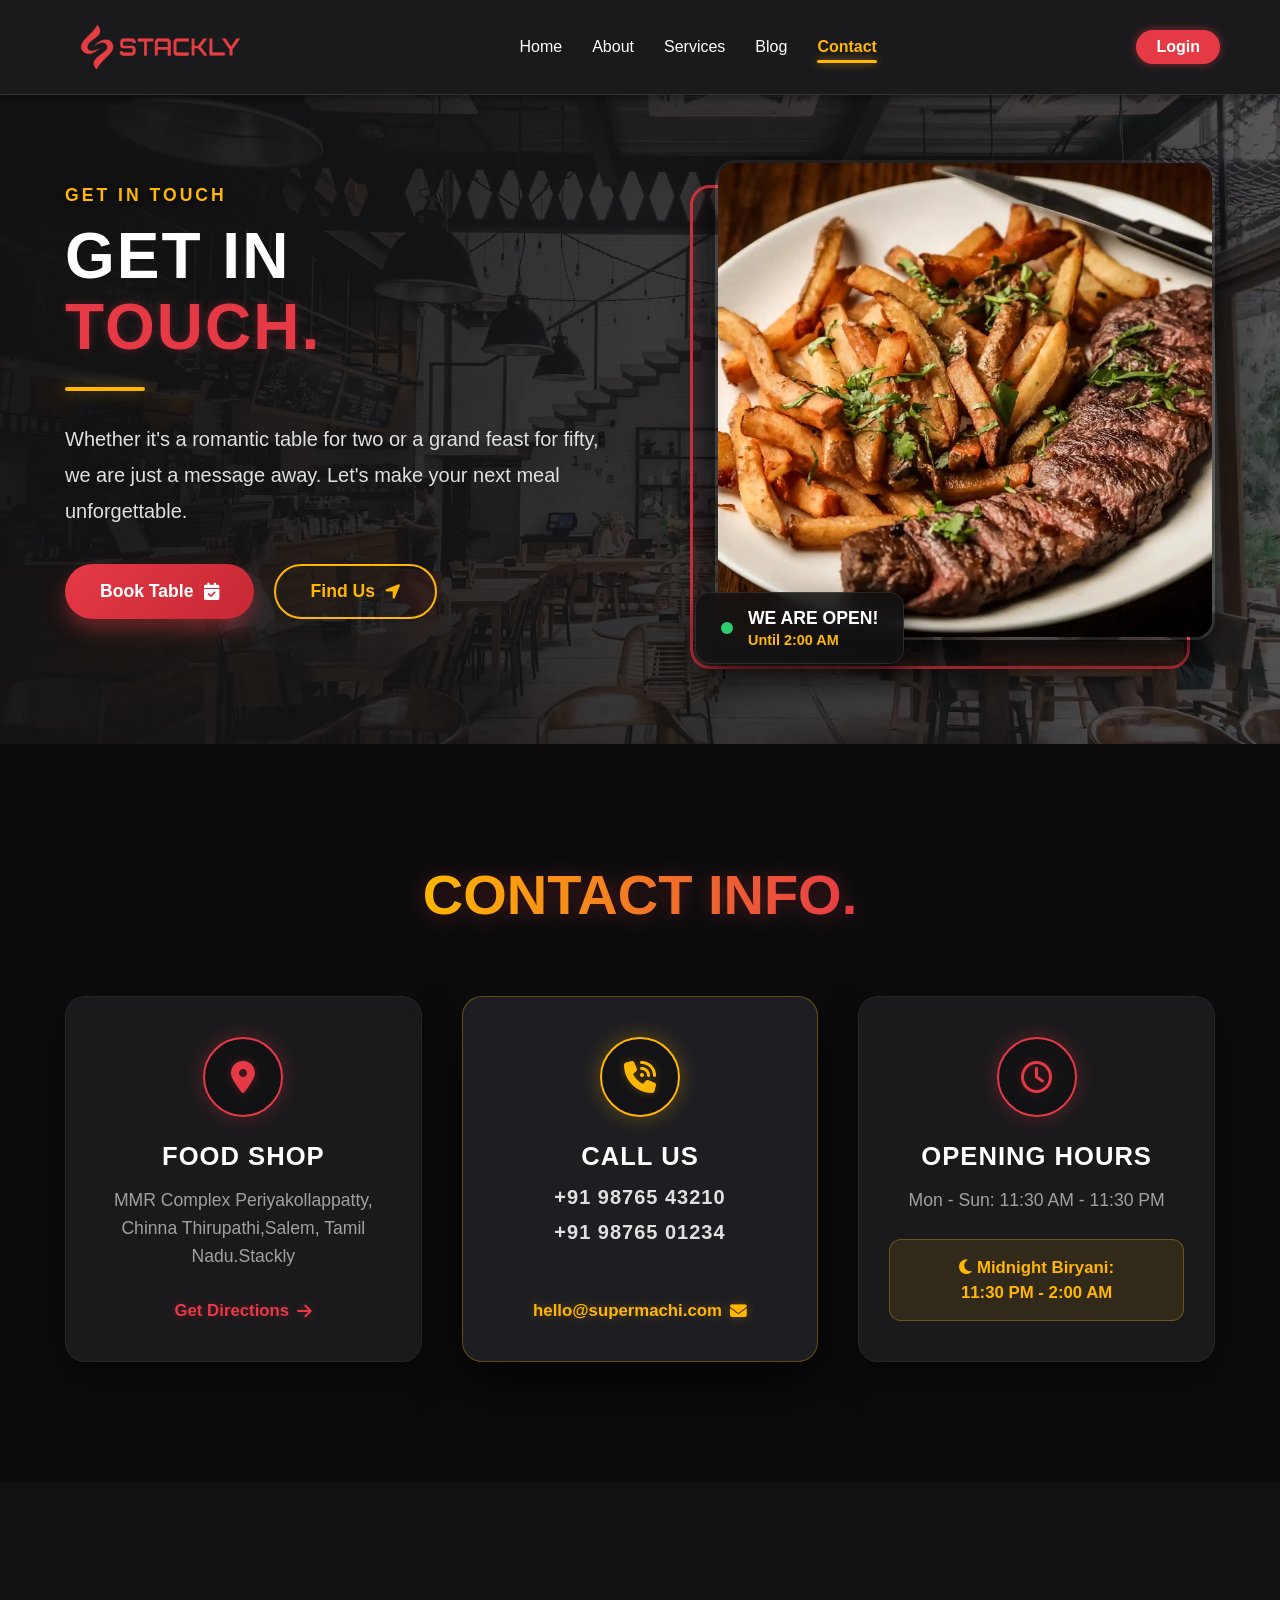
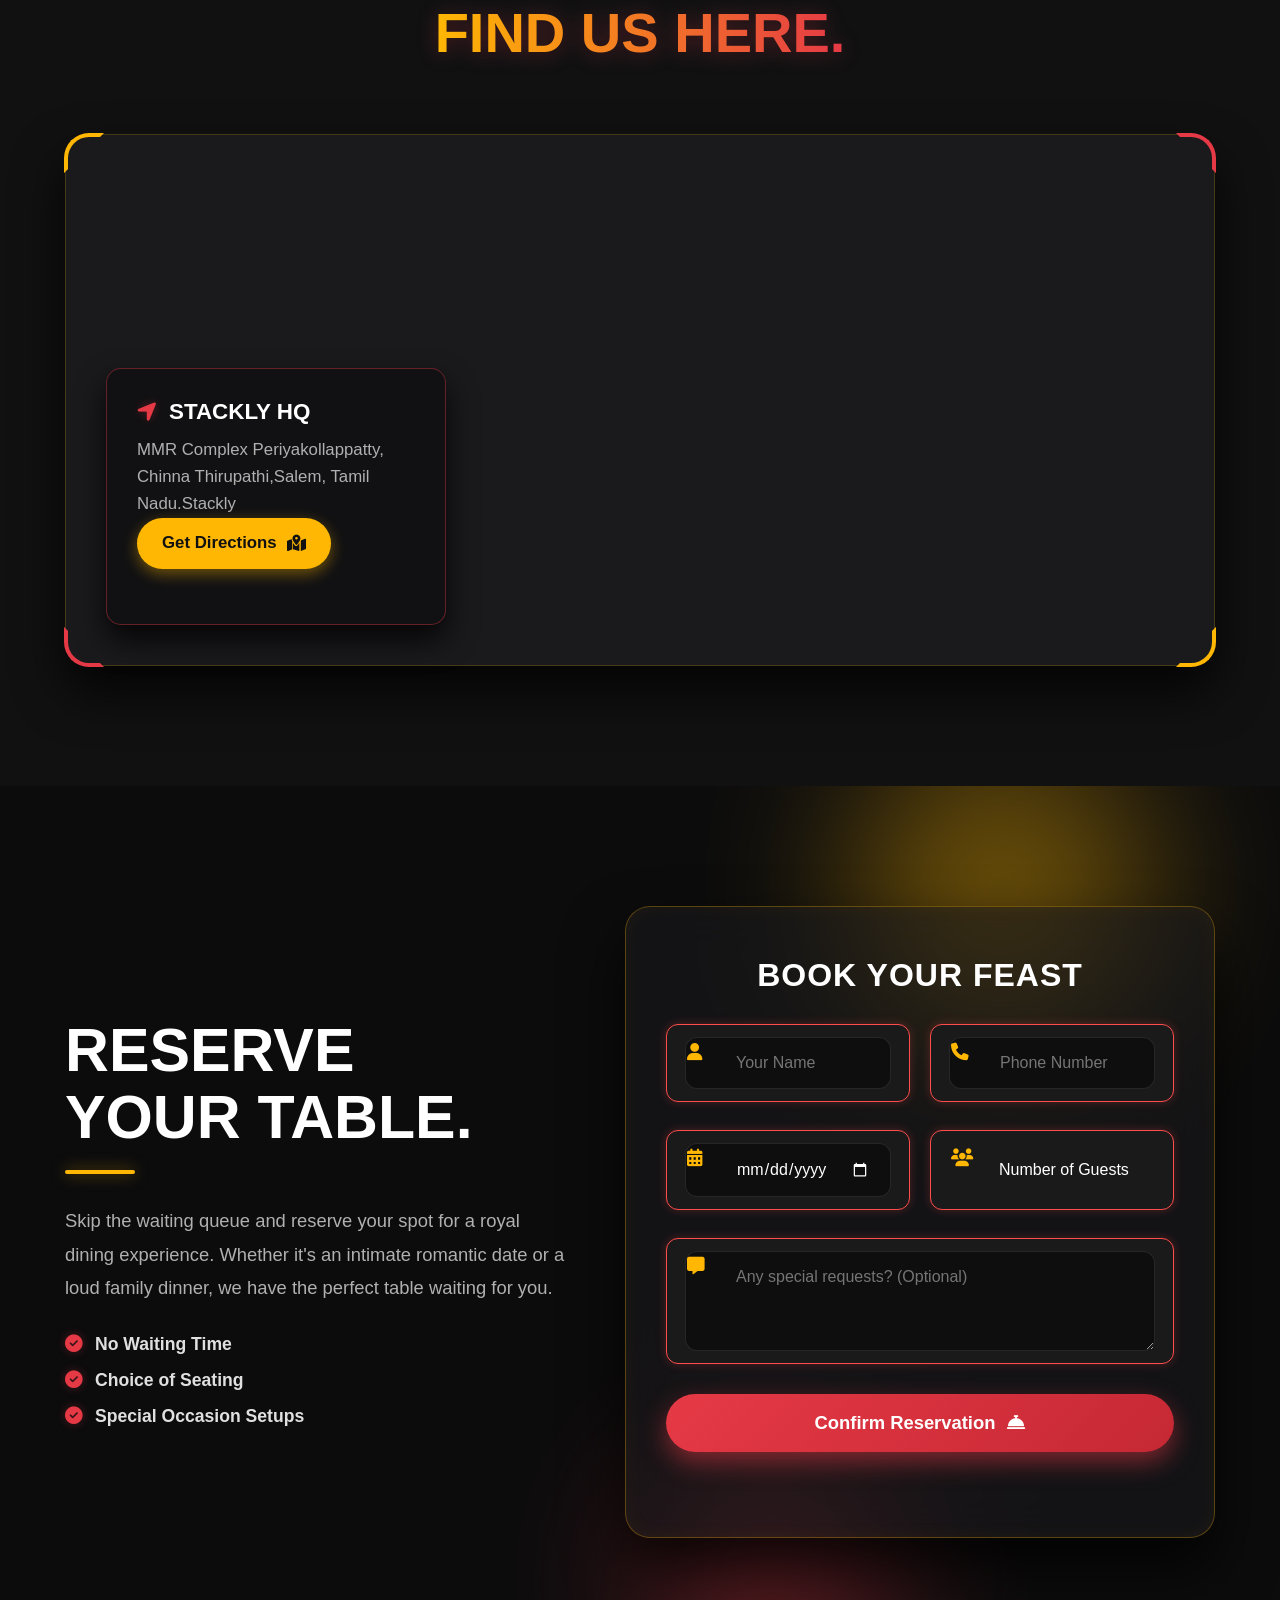
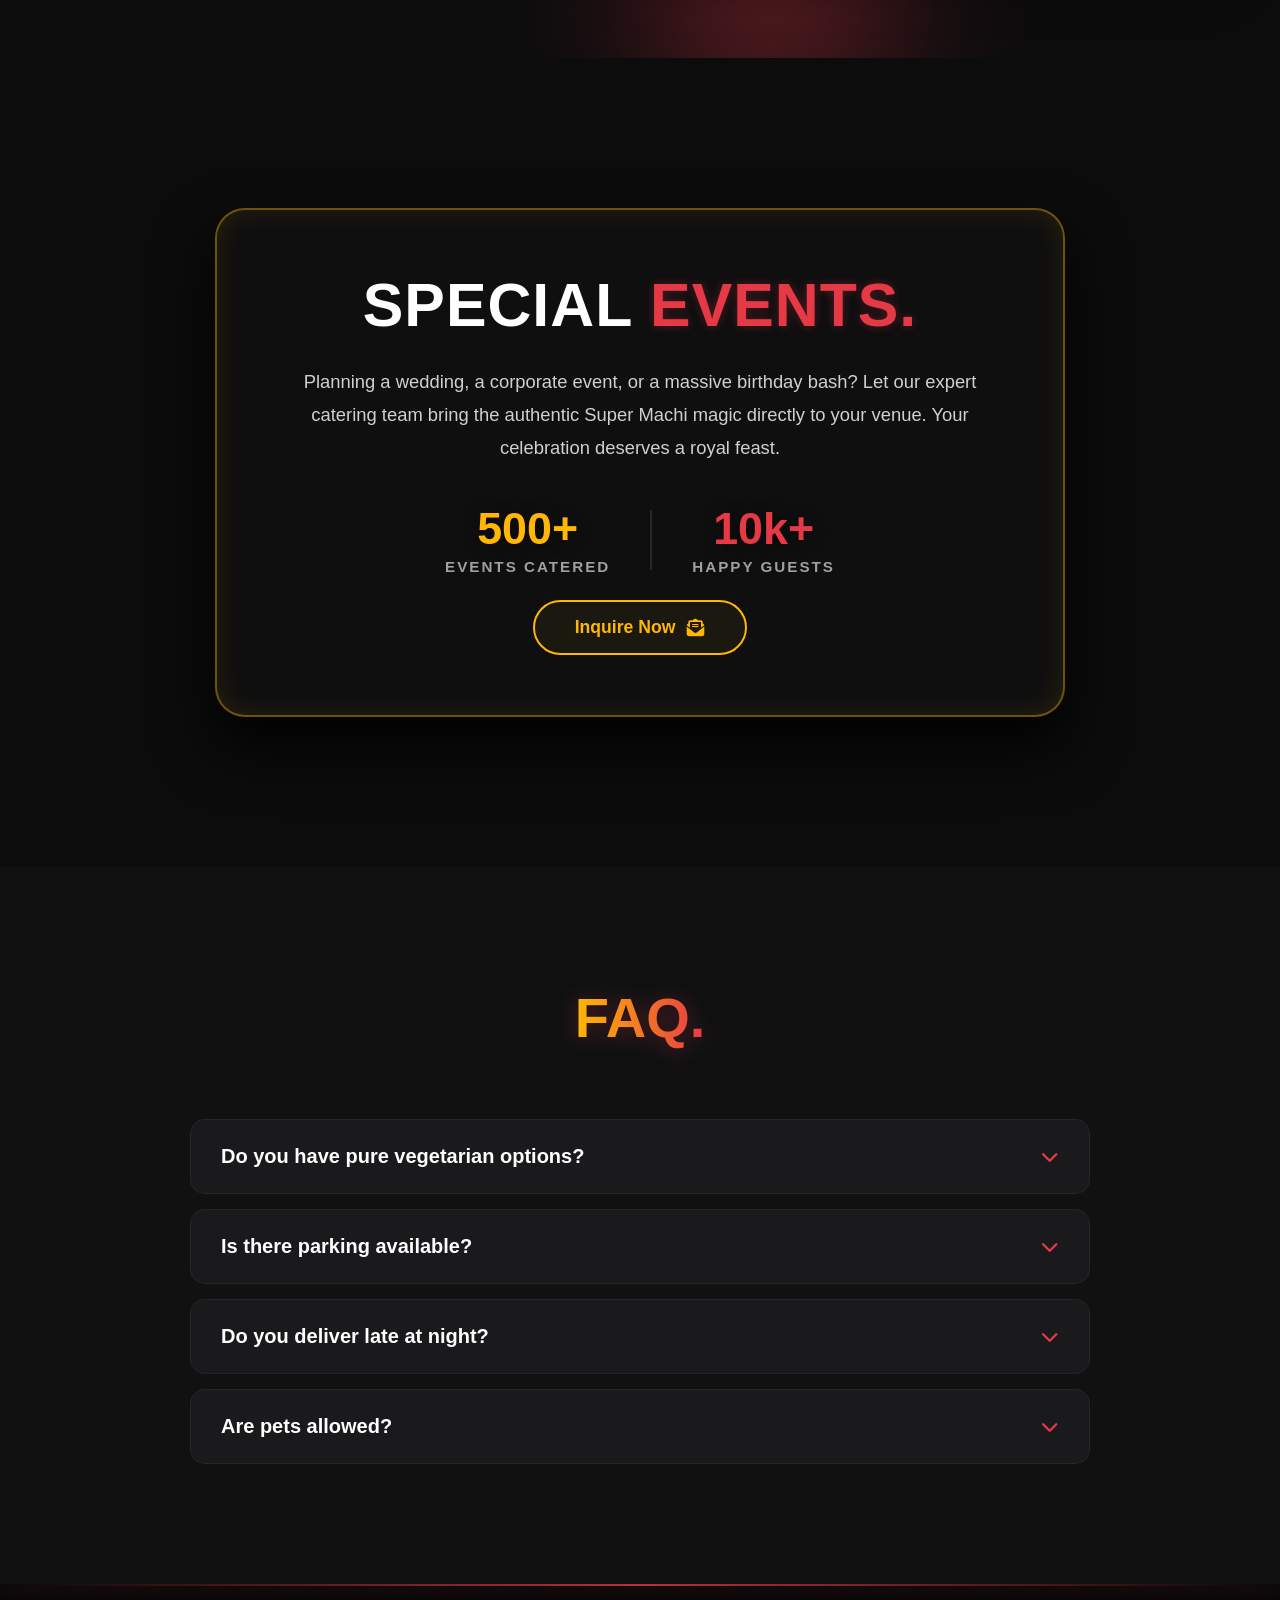
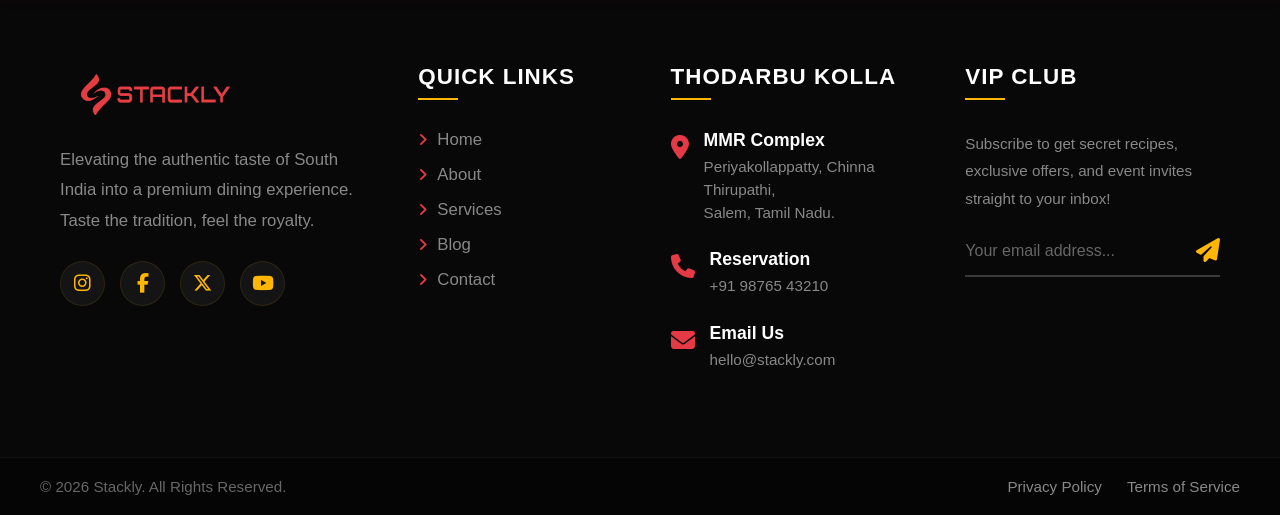
<file: contact.html>
<!DOCTYPE html>
<html lang="en">

<head>
    <meta charset="UTF-8">
    <meta name="viewport" content="width=device-width, initial-scale=1.0">
    <title>Contact</title>
    <link rel="stylesheet" href="contact.css">
    <link rel="stylesheet" href="restaurant.css">

    <link rel="stylesheet" href="https://cdnjs.cloudflare.com/ajax/libs/font-awesome/6.4.0/css/all.min.css">

    <link href="https://unpkg.com/aos@2.3.1/dist/aos.css" rel="stylesheet">
</head>

<body>

    <nav class="navbar">
        <div class="nav-container">


            <a href="index.html" class="logo-container">
                <img src="./asset/logo (3).webp" alt="Company Logo" class="logo-img">
            </a>

            <ul class="desktop-menu">
                <li><a href="index.html" class="nav-link">Home</a></li>
                <li><a href="about.html" class="nav-link">About</a></li>
                <li><a href="services.html" class="nav-link">Services</a></li>
                <li><a href="blog.html" class="nav-link">Blog</a></li>
                <li><a href="contact.html" class="nav-link active">Contact</a></li>
            </ul>


            <a href="login.html" class="login-btn desktop-login">Login</a>


            <button class="hamburger" id="hamburger-btn">
                <span class="bar"></span>
                <span class="bar"></span>
                <span class="bar"></span>
            </button>
        </div>


        <div class="mobile-menu" id="mobile-menu">
            <a href="index.html" class="mobile-link">Home</a> 
            <a href="about.html" class="mobile-link">About</a>
            <a href="services.html" class="mobile-link">Services</a>
            <a href="blog.html" class="mobile-link">Blog</a>
            <a href="contact.html" class="mobile-link active">Contact</a>
            <a href="login.html" class="mobile-login-btn">Login</a>
        </div>
    </nav>

   
    <section class="premium-contact-hero" id="hero">


        <div class="contact-hero-overlay"></div>

        <div class="container contact-hero-layout">


            <div class="contact-hero-text" data-aos="fade-down" data-aos-duration="1500">
                <h5 class="contact-hero-subtitle text-brandYellow">Get In Touch</h5>
                <h1 class="contact-giant-title">
                  Get in <br>
                    <span class="text-brandRed">Touch.</span>
                </h1>
                <div class="contact-hero-line" data-aos="zoom-in" data-aos-delay="300"></div>
                <p class="contact-hero-tagline">
                    Whether it's a romantic table for two or a grand feast for fifty, we are just a message away. Let's
                    make your next meal unforgettable.
                </p>

                <div class="hero-action-buttons" data-aos="fade-up" data-aos-delay="500">
                    <a href="404.html" class="btn-royal-solid-red">Book Table <i
                            class="fa-solid fa-calendar-check"></i></a>
                    <a href="404.html" class="btn-outline-gold">Find Us <i class="fa-solid fa-location-arrow"></i></a>
                </div>
            </div>


            <div class="contact-hero-visual" data-aos="fade-up" data-aos-duration="1500" data-aos-delay="200">
                <div class="contact-image-frame css-slow-float">
                    <img src="./asset/r18.webp" alt="Super Machi Ambience" class="contact-main-img">


                    <div class="contact-frame-border"></div>


                    <div class="glass-status-badge">
                        <span class="pulse-dot-green"></span>
                        <div class="status-text">
                            <h5>We are Open!</h5>
                            <p>Until 2:00 AM</p>
                        </div>
                    </div>
                </div>
            </div>

        </div>
    </section>

    <!-- ==========================================
     2. CONTACT INFO CARDS (Thodarbu Vivarangal)
     ========================================== -->
    <section class="premium-contact-info" id="info">
        <div class="container">


            <div class="section-header text-center" data-aos="fade-down" data-aos-duration="1000">
               
                <h2 class="gradient-title">Contact Info.</h2>
                <div class="header-line" style="margin: 0 auto;"></div>
            </div>


            <div class="info-premium-grid">


                <div class="info-glass-card" data-aos="fade-up" data-aos-duration="1200" data-aos-delay="100">
                    <div class="info-icon-circle border-red">
                        <i class="fa-solid fa-location-dot text-brandRed"></i>
                    </div>
                    <h3 class="info-card-title">Food Shop</h3>
                    <p class="info-card-text">
                       MMR Complex Periyakollappatty, Chinna Thirupathi,Salem, Tamil Nadu.Stackly
                    </p>
                    <a href="404.html" class="info-card-link text-brandRed">Get Directions <i
                            class="fa-solid fa-arrow-right"></i></a>
                </div>


                <div class="info-glass-card active-card" data-aos="fade-up" data-aos-duration="1200"
                    data-aos-delay="300">
                    <div class="info-icon-circle border-yellow">
                        <i class="fa-solid fa-phone-volume text-brandYellow"></i>
                    </div>
                    <h3 class="info-card-title">Call Us </h3>


                    <div class="info-contact-links">
                        <a href="404.html" class="no-blue-link">+91 98765 43210</a>
                        <a href="404.html" class="no-blue-link">+91 98765 01234</a>
                    </div>

                    <a href="404.html" class="info-card-link text-brandYellow">hello@supermachi.com <i
                            class="fa-solid fa-envelope"></i></a>
                </div>


                <div class="info-glass-card" data-aos="fade-up" data-aos-duration="1200" data-aos-delay="500">
                    <div class="info-icon-circle border-red">
                        <i class="fa-regular fa-clock text-brandRed"></i>
                    </div>
                    <h3 class="info-card-title">Opening Hours</h3>
                    <p class="info-card-text">
                        Mon - Sun: 11:30 AM - 11:30 PM
                    </p>


                    <div class="midnight-highlight">
                        <i class="fa-solid fa-moon"></i> Midnight Biryani:<br> 11:30 PM - 2:00 AM
                    </div>
                </div>

            </div>
        </div>
    </section>

    <!-- ==========================================
     3. INTERACTIVE MAP (Premium Dark Neon Map)
     ========================================== -->
    <section class="premium-map-section" id="map">
        <div class="container">


            <div class="section-header text-center" data-aos="fade-down" data-aos-duration="1000">
               
                <h2 class="gradient-title">Find Us Here.</h2>
                <div class="header-line" style="margin: 0 auto;"></div>
            </div>


            <div class="map-premium-frame" data-aos="zoom-in" data-aos-duration="1200">


                <div class="map-corner top-left"></div>
                <div class="map-corner top-right"></div>
                <div class="map-corner bottom-left"></div>
                <div class="map-corner bottom-right"></div>


                <div class="map-floating-card" data-aos="fade-down" data-aos-delay="400">
                    <h3><i class="fa-solid fa-location-arrow text-brandRed"></i> Stackly  HQ</h3>
                    <p>MMR Complex Periyakollappatty, Chinna Thirupathi,Salem, Tamil Nadu.Stackly
                    <a href="404.html" class="btn-solid-gold mt-2">Get Directions <i
                            class="fa-solid fa-map-location-dot"></i></a>
                </div>


                <div class="map-embed-wrapper">
                    <iframe src="https://www.google.com/maps/embed?pb=!1m18!1m12!1m3!1d3907.161609877049!2d78.17140487386634!3d11.682956588526372!2m3!1f0!2f0!3f0!3m2!1i1024!2i768!4f13.1!3m3!1m2!1s0x3babefef7fd970bb%3A0xe11aef1a71994f9!2sStackly!5e0!3m2!1sen!2sin!4v1781692635052!5m2!1sen!2sin%22"
                        width="100%" height="100%" style="border:0;" allowfullscreen="" loading="lazy"
                        referrerpolicy="no-referrer-when-downgrade" class="cm-iframe dark-mode-map">
                    </iframe>
                </div>

            </div>

        </div>
    </section>

    
    <section class="premium-reservation-section" id="reserve">


        <div class="res-glow-orb orb-yellow"></div>
        <div class="res-glow-orb orb-red"></div>

        <div class="container reservation-premium-layout">


            <div class="reservation-text-side" data-aos="fade-down" data-aos-duration="1200">
                
               <h2 class="reservation-title">Reserve<br>Your Table.</h2>
                <div class="header-line-left"></div>
                <p class="reservation-desc">
                    Skip the waiting queue and reserve your spot for a royal dining experience. Whether it's an intimate
                    romantic date or a loud family dinner, we have the perfect table waiting for you.
                </p>

                <ul class="reservation-perks">
                    <li><i class="fa-solid fa-check-circle text-brandRed"></i> No Waiting Time</li>
                    <li><i class="fa-solid fa-check-circle text-brandRed"></i> Choice of Seating</li>
                    <li><i class="fa-solid fa-check-circle text-brandRed"></i> Special Occasion Setups</li>
                </ul>
            </div>


            <div class="reservation-form-side" data-aos="fade-up" data-aos-duration="1200" data-aos-delay="200">
                <div class="glass-form-panel">
                    <h3 class="form-heading">Book Your Feast</h3>

                    <form class="super-machi-form" id="reservationForm" novalidate>

                        <div class="form-input-group">

                            <div class="input-wrapper-col">
                                <div class="input-wrapper">
                                    <i class="fa-solid fa-user"></i>

                                    <input type="text" id="resName" placeholder="Your Name" required>
                                </div>

                                <span class="error-text" id="errName"></span>
                            </div>


                            <div class="input-wrapper-col">
                                <div class="input-wrapper">
                                    <i class="fa-solid fa-phone"></i>

                                    <input type="tel" id="resPhone" placeholder="Phone Number" required maxlength="15">
                                </div>
                                <span class="error-text" id="errPhone"></span>
                            </div>
                        </div>


                        <div class="form-input-group">

                            <div class="input-wrapper-col">
                                <div class="input-wrapper">
                                    <i class="fa-solid fa-calendar-days"></i>
                                    <input type="date" id="resDate" required>
                                </div>
                                <span class="error-text" id="errDate"></span>
                            </div>


                            <div class="input-wrapper-col">
                                <div class="input-wrapper">
                                    <i class="fa-solid fa-users"></i>
                                    <select id="resGuests" required>
                                        <option value="" disabled selected>Number of Guests</option>
                                        <option value="2">2 Persons</option>
                                        <option value="3-4">3 to 4 Persons</option>
                                        <option value="5-8">5 to 8 Persons</option>
                                        <option value="9+">9+ Persons (Party)</option>
                                    </select>
                                </div>
                                <span class="error-text" id="errGuests"></span>
                            </div>
                        </div>


                        <div class="input-wrapper full-width">
                            <i class="fa-solid fa-message"></i>
                            <textarea rows="3" placeholder="Any special requests? (Optional)"></textarea>
                        </div>


                        <button type="submit" class="btn-glass-submit">Confirm Reservation <i
                                class="fa-solid fa-bell-concierge"></i></button>


                        <div id="resGlobalMessage" class="res-message-box"></div>
                    </form>
                </div>
            </div>

        </div>
    </section>

  
    <section class="events-parallax-section" id="events">

        <div class="events-parallax-bg"></div>
        <div class="events-overlay-dark"></div>

        <div class="container events-content-wrapper" data-aos="zoom-in" data-aos-duration="1200">

            <div class="events-premium-box">
               
               <h2 class="events-title">Special <span class="text-brandRed">Events.</span></h2>
                <div class="header-line" style="margin: 0 auto 25px auto;"></div>

                <p class="events-desc">
                    Planning a wedding, a corporate event, or a massive birthday bash? Let our expert catering team
                    bring the authentic Super Machi magic directly to your venue. Your celebration deserves a royal
                    feast.
                </p>


                <div class="events-stats">
                    <div class="e-stat">
                        <span class="text-brandYellow">500+</span>
                        <p>Events Catered</p>
                    </div>
                    <div class="e-divider"></div>
                    <div class="e-stat">
                        <span class="text-brandRed">10k+</span>
                        <p>Happy Guests</p>
                    </div>
                </div>


                <a href="404.html" class="btn-outline-gold mt-4">
                    Inquire Now <i class="fa-solid fa-envelope-open-text"></i>
                </a>
            </div>
        </div>
    </section>


    <section class="premium-faq-section" id="faq">
        <div class="container">


            <div class="section-header text-center" data-aos="fade-down" data-aos-duration="1000">
               
                <h2 class="gradient-title">FAQ.</h2>
                <div class="header-line" style="margin: 0 auto;"></div>
            </div>


            <div class="faq-accordion-wrapper" data-aos="fade-up" data-aos-duration="1200">


                <div class="faq-item">
                    <button class="faq-question">
                        <span>Do you have pure vegetarian options?</span>
                        <i class="fa-solid fa-chevron-down"></i>
                    </button>
                    <div class="faq-answer">
                        <p>Absolutely! We have a dedicated separate kitchen section for our pure vegetarian guests to
                            ensure completely veg meals without any cross-contamination.</p>
                    </div>
                </div>


                <div class="faq-item">
                    <button class="faq-question">
                        <span>Is there parking available?</span>
                        <i class="fa-solid fa-chevron-down"></i>
                    </button>
                    <div class="faq-answer">
                        <p>Yes, we offer free premium valet parking for all our dine-in customers. Just drop your car at
                            the entrance and we will take care of the rest!</p>
                    </div>
                </div>


                <div class="faq-item">
                    <button class="faq-question">
                        <span>Do you deliver late at night?</span>
                        <i class="fa-solid fa-chevron-down"></i>
                    </button>
                    <div class="faq-answer">
                        <p>Yes, our Express Delivery and famous Midnight Biryani services are active until 2:00 AM.</p>
                    </div>
                </div>


                <div class="faq-item">
                    <button class="faq-question">
                        <span>Are pets allowed?</span>
                        <i class="fa-solid fa-chevron-down"></i>
                    </button>
                    <div class="faq-answer">
                        <p>While we love furry friends, pets are only allowed in our specially designated outdoor
                            rooftop seating area.</p>
                    </div>
                </div>

            </div>

        </div>
    </section>

  <footer class="premium-footer" id="contact">
  
    <div class="footer-glow-line"></div>

    <div class="container footer-layout">

        
        <div class="footer-brand" data-aos="fade-up" data-aos-duration="1000">
            <a href="index.html" class="logo-container">
               
                <img src="./asset/logo (3).webp" alt="Company Logo" class="logo-img" style="max-width: 150px; margin-bottom: 20px;">
            </a>
            <p class="footer-desc">
                Elevating the authentic taste of South India into a premium dining experience. Taste the tradition, feel the royalty.
            </p>
            <div class="social-links">
                <a href="404.html" class="social-icon gs-hover-float"><i class="fa-brands fa-instagram"></i></a>
                <a href="404.html" class="social-icon gs-hover-float"><i class="fa-brands fa-facebook-f"></i></a>
                <a href="404.html" class="social-icon gs-hover-float"><i class="fa-brands fa-x-twitter"></i></a>
                <a href="404.html" class="social-icon gs-hover-float"><i class="fa-brands fa-youtube"></i></a>
            </div>
        </div>

      
        <div class="footer-quick-links" data-aos="fade-up" data-aos-delay="200" data-aos-duration="1000">
            <h3 class="footer-heading">Quick Links</h3>
            <div class="quick-links-list">
                <a href="index.html" class="q-link"><i class="fa-solid fa-angle-right"></i> Home</a>
                <a href="about.html" class="q-link"><i class="fa-solid fa-angle-right"></i> About</a>
                <a href="services.html" class="q-link"><i class="fa-solid fa-angle-right"></i> Services</a>
                <a href="blog.html" class="q-link"><i class="fa-solid fa-angle-right"></i> Blog</a>
                <a href="contact.html" class="q-link"><i class="fa-solid fa-angle-right"></i> Contact</a>
            </div>
        </div>

        
        <div class="footer-contact" data-aos="fade-up" data-aos-delay="400" data-aos-duration="1000">
            <h3 class="footer-heading">Thodarbu Kolla</h3>
            <ul class="contact-list">
                <li>
                    <i class="fa-solid fa-location-dot contact-icon"></i>
                    <div>
                        <strong>MMR Complex</strong>
                        <p>Periyakollappatty, Chinna Thirupathi,<br>Salem, Tamil Nadu.</p>
                    </div>
                </li>
                <li>
                    <i class="fa-solid fa-phone contact-icon"></i>
                    <div>
                        <strong>Reservation</strong>
                        <p>+91 98765 43210</p>
                    </div>
                </li>
                <li>
                    <i class="fa-solid fa-envelope contact-icon"></i>
                    <div>
                        <strong>Email Us</strong>
                        <p>hello@stackly.com</p>
                    </div>
                </li>
            </ul>
        </div>

     
        <div class="footer-newsletter" data-aos="fade-up" data-aos-delay="600" data-aos-duration="1000">
            <h3 class="footer-heading">VIP Club</h3>
            <p class="footer-desc" style="font-size: 0.95rem;">
                Subscribe to get secret recipes, exclusive offers, and event invites straight to your inbox!
            </p>
            <form class="newsletter-form" onsubmit="event.preventDefault(); alert('Subscribed Successfully!');">
                <input type="email" class="vip-input" placeholder="Your email address..." required>
                <button type="submit" class="vip-submit"><i class="fa-solid fa-paper-plane"></i></button>
            </form>
        </div>

    </div>

    <div class="footer-bottom">
        <div class="container footer-bottom-layout">
            <p>&copy; 2026 Stackly. All Rights Reserved.</p>
            <div class="legal-links">
                <a href="404.html">Privacy Policy</a>
                <a href="404.html">Terms of Service</a>
            </div>
        </div>
    </div>

</footer>



    <script src="https://unpkg.com/aos@2.3.1/dist/aos.js"></script>
    <script>
        AOS.init({
            once: true,
            duration: 800
        });
    </script>


    <script>
        const form = document.getElementById('reservationForm');
        const nameInput = document.getElementById('resName');
        const phoneInput = document.getElementById('resPhone');
        const dateInput = document.getElementById('resDate');
        const guestsInput = document.getElementById('resGuests');
        const globalMsg = document.getElementById('resGlobalMessage');
        const submitBtn = document.querySelector('.btn-glass-submit');


        nameInput.addEventListener('input', function () {
            this.value = this.value.replace(/[^A-Za-z\s]/g, ''); // Removes numbers and special chars
            clearError(this, 'errName'); // Clears error when typing
        });


        phoneInput.addEventListener('input', function () {
            this.value = this.value.replace(/[^0-9+]/g, ''); // Removes alphabets and special chars

            if ((this.value.match(/\+/g) || []).length > 1) {
                this.value = this.value.replace(/\+$/, '');
            }
            clearError(this, 'errPhone');
        });


        dateInput.addEventListener('change', function () { clearError(this, 'errDate'); });
        guestsInput.addEventListener('change', function () { clearError(this, 'errGuests'); });


        function showError(inputElement, errorId, message) {
            inputElement.classList.add('input-error');
            const errSpan = document.getElementById(errorId);
            errSpan.innerHTML = `<i class="fa-solid fa-circle-exclamation"></i> ${message}`;
            errSpan.classList.add('show-error');
        }


        function clearError(inputElement, errorId) {
            inputElement.classList.remove('input-error');
            const errSpan = document.getElementById(errorId);
            errSpan.innerHTML = '';
            errSpan.classList.remove('show-error');
        }


        form.addEventListener('submit', function (e) {
            e.preventDefault();

            let isValid = true;


            if (nameInput.value.trim() === '') {
                showError(nameInput, 'errName', 'Name is required');
                isValid = false;
            } else if (nameInput.value.trim().length < 3) {
                showError(nameInput, 'errName', 'Enter a valid name (Min 3 chars)');
                isValid = false;
            }


            if (phoneInput.value.trim() === '') {
                showError(phoneInput, 'errPhone', 'Phone number is required');
                isValid = false;
            } else if (phoneInput.value.trim().length < 10) {
                showError(phoneInput, 'errPhone', 'Enter a valid 10-digit number');
                isValid = false;
            }


            if (dateInput.value === '') {
                showError(dateInput, 'errDate', 'Please select a date');
                isValid = false;
            }


            if (guestsInput.value === '') {
                showError(guestsInput, 'errGuests', 'Please select guests count');
                isValid = false;
            }


            if (isValid) {

                globalMsg.innerHTML = '<i class="fa-solid fa-circle-check"></i> Super Machi! Table reserved successfully.';
                globalMsg.className = 'res-message-box msg-success';
                window.location.href = '404.html'


                submitBtn.innerHTML = 'Table Booked <i class="fa-solid fa-check-double"></i>';
                submitBtn.style.setProperty('background', 'linear-gradient(135deg, #2ECC71, #27AE60)', 'important');
                submitBtn.style.setProperty('box-shadow', '0 10px 25px rgba(46, 204, 113, 0.5)', 'important');
                submitBtn.style.setProperty('pointer-events', 'none', 'important'); // Prevents double click


                setTimeout(() => {
                    form.reset();
                    globalMsg.innerHTML = '';
                    submitBtn.innerHTML = 'Confirm Reservation <i class="fa-solid fa-bell-concierge"></i>';
                    submitBtn.style = '';
                }, 400);
            }
        });
    </script>


    <script>
        document.querySelectorAll('.faq-question').forEach(button => {
            button.addEventListener('click', () => {
                const faqItem = button.parentElement;
                const answer = button.nextElementSibling;


                document.querySelectorAll('.faq-item').forEach(item => {
                    if (item !== faqItem) {
                        item.classList.remove('active');
                        item.querySelector('.faq-answer').style.maxHeight = null;
                    }
                });


                faqItem.classList.toggle('active');


                if (faqItem.classList.contains('active')) {
                    answer.style.maxHeight = answer.scrollHeight + "px";
                } else {
                    answer.style.maxHeight = null;
                }
            });
        });
    </script>
    <script src="main.js"></script>
</body>

</html>
</file>
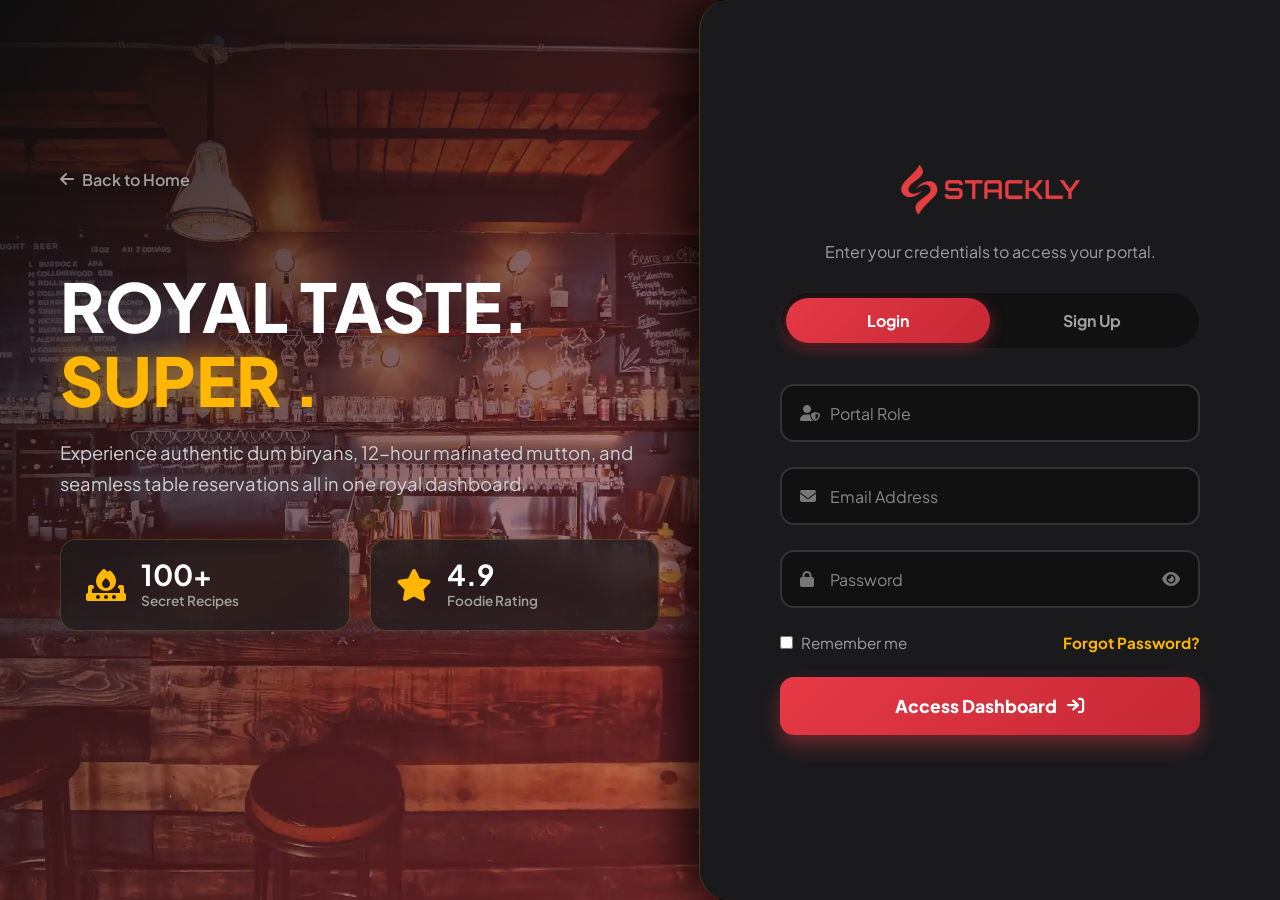
<file: login.html>
<!DOCTYPE html>
<html lang="en">

<head>
    <meta charset="UTF-8">
    <meta name="viewport" content="width=device-width, initial-scale=1.0">
    <title>Login & Signup | Super Machi</title>

    <link rel="stylesheet" href="https://cdnjs.cloudflare.com/ajax/libs/font-awesome/6.5.1/css/all.min.css">

    <link rel="stylesheet" href="login.css">
</head>

<body>

    <div class="auth-split-container">


        <div class="auth-banner">
            <img src="./asset/r5.webp" alt="Restaurant Interior" class="banner-bg">
            <div class="banner-overlay"></div>

            <div class="banner-content">
                <a href="index.html" class="back-link"><i class="fa-solid fa-arrow-left"></i> Back to Home</a>

                <div class="banner-text">
                    <h1>Royal Taste.<br><span class="text-orange">Super .</span></h1>
                    <p>Experience authentic dum biryans, 12-hour marinated mutton, and seamless table reservations all
                        in one royal dashboard.</p>
                </div>

                <div class="glass-stats-wrapper">
                    <div class="glass-stat-card">
                        <i class="fa-solid fa-fire-burner"></i>
                        <div>
                            <h4>100+</h4>
                            <span>Secret Recipes</span>
                        </div>
                    </div>
                    <div class="glass-stat-card">
                        <i class="fa-solid fa-star"></i>
                        <div>
                            <h4>4.9</h4>
                            <span>Foodie Rating</span>
                        </div>
                    </div>
                </div>
            </div>
        </div>


        <div class="auth-form-area">
            <div class="form-container">

                <div class="form-header">
                    <a href="index.html" class="logo">
                <img src="./asset/logo (3).webp" alt="Company Logo" class="logo-img">
            </a>
                    <p>Enter your credentials to access your portal.</p>
                </div>


                <div class="pill-tabs">
                    <div class="pill-slider" id="pillSlider"></div>
                    <button class="pill-btn active" id="btnShowLogin">Login</button>
                    <button class="pill-btn" id="btnShowSignup">Sign Up</button>
                </div>


                <form id="loginForm" class="auth-form active-form" novalidate>

                    <div class="input-group">
                        <i class="fa-solid fa-user-shield group-icon"></i>
                        <select id="loginRole" required>
                            <option value="" disabled selected></option>
                            <option value="admin">Admin </option>
                            <option value="user">User </option>
                        </select>
                        <label>Portal Role</label>
                    </div>

                    <div class="input-group">
                        <i class="fa-solid fa-envelope group-icon"></i>
                        <input type="email" id="loginEmail" placeholder=" " required>
                        <label>Email Address</label>
                        <span class="error-msg" id="loginEmailError"></span>
                    </div>

                    <div class="input-group">
                        <i class="fa-solid fa-lock group-icon"></i>
                        <input type="password" id="loginPassword" placeholder=" " required>
                        <label>Password</label>
                        <i class="fa-solid fa-eye toggle-pwd"></i>
                        <span class="error-msg" id="loginPasswordError"></span>
                    </div>

                    <div class="form-actions">
                        <label class="remember-checkbox">
                            <input type="checkbox"> Remember me
                        </label>
                        <a href="404.html" class="forgot-link">Forgot Password?</a>
                    </div>

                    <button type="submit" class="btn-primary">
                        Access Dashboard <i class="fa-solid fa-arrow-right-to-bracket"></i>
                    </button>
                </form>


                <form id="signupForm" class="auth-form" novalidate>

                    <div class="input-group">
                        <i class="fa-solid fa-user group-icon"></i>
                        <input type="text" id="signupName" placeholder=" " required>
                        <label>Full Name</label>
                        <span class="error-msg" id="signupNameError"></span>
                    </div>

                    <div class="input-group">
                        <i class="fa-solid fa-envelope group-icon"></i>
                        <input type="email" id="signupEmail" placeholder=" " required>
                        <label>Email Address</label>
                        <span class="error-msg" id="signupEmailError"></span>
                    </div>

                    <div class="input-group">
                        <i class="fa-solid fa-lock group-icon"></i>
                        <input type="password" id="signupPassword" placeholder=" " required>
                        <label>Create Password</label>
                        <i class="fa-solid fa-eye toggle-pwd"></i>
                        <span class="error-msg" id="signupPasswordError"></span>
                    </div>

                    <div class="input-group">
                        <i class="fa-solid fa-shield-check group-icon"></i>
                        <input type="password" id="signupConfirm" placeholder=" " required>
                        <label>Confirm Password</label>
                        <i class="fa-solid fa-eye toggle-pwd"></i>
                        <span class="error-msg" id="signupConfirmError"></span>
                    </div>

                    <button type="submit" class="btn-primary">
                        Create Free Account <i class="fa-solid fa-bolt"></i>
                    </button>
                </form>

            </div>
        </div>

    </div>


    <script src="login.js"></script>
</body>

</html>
</file>
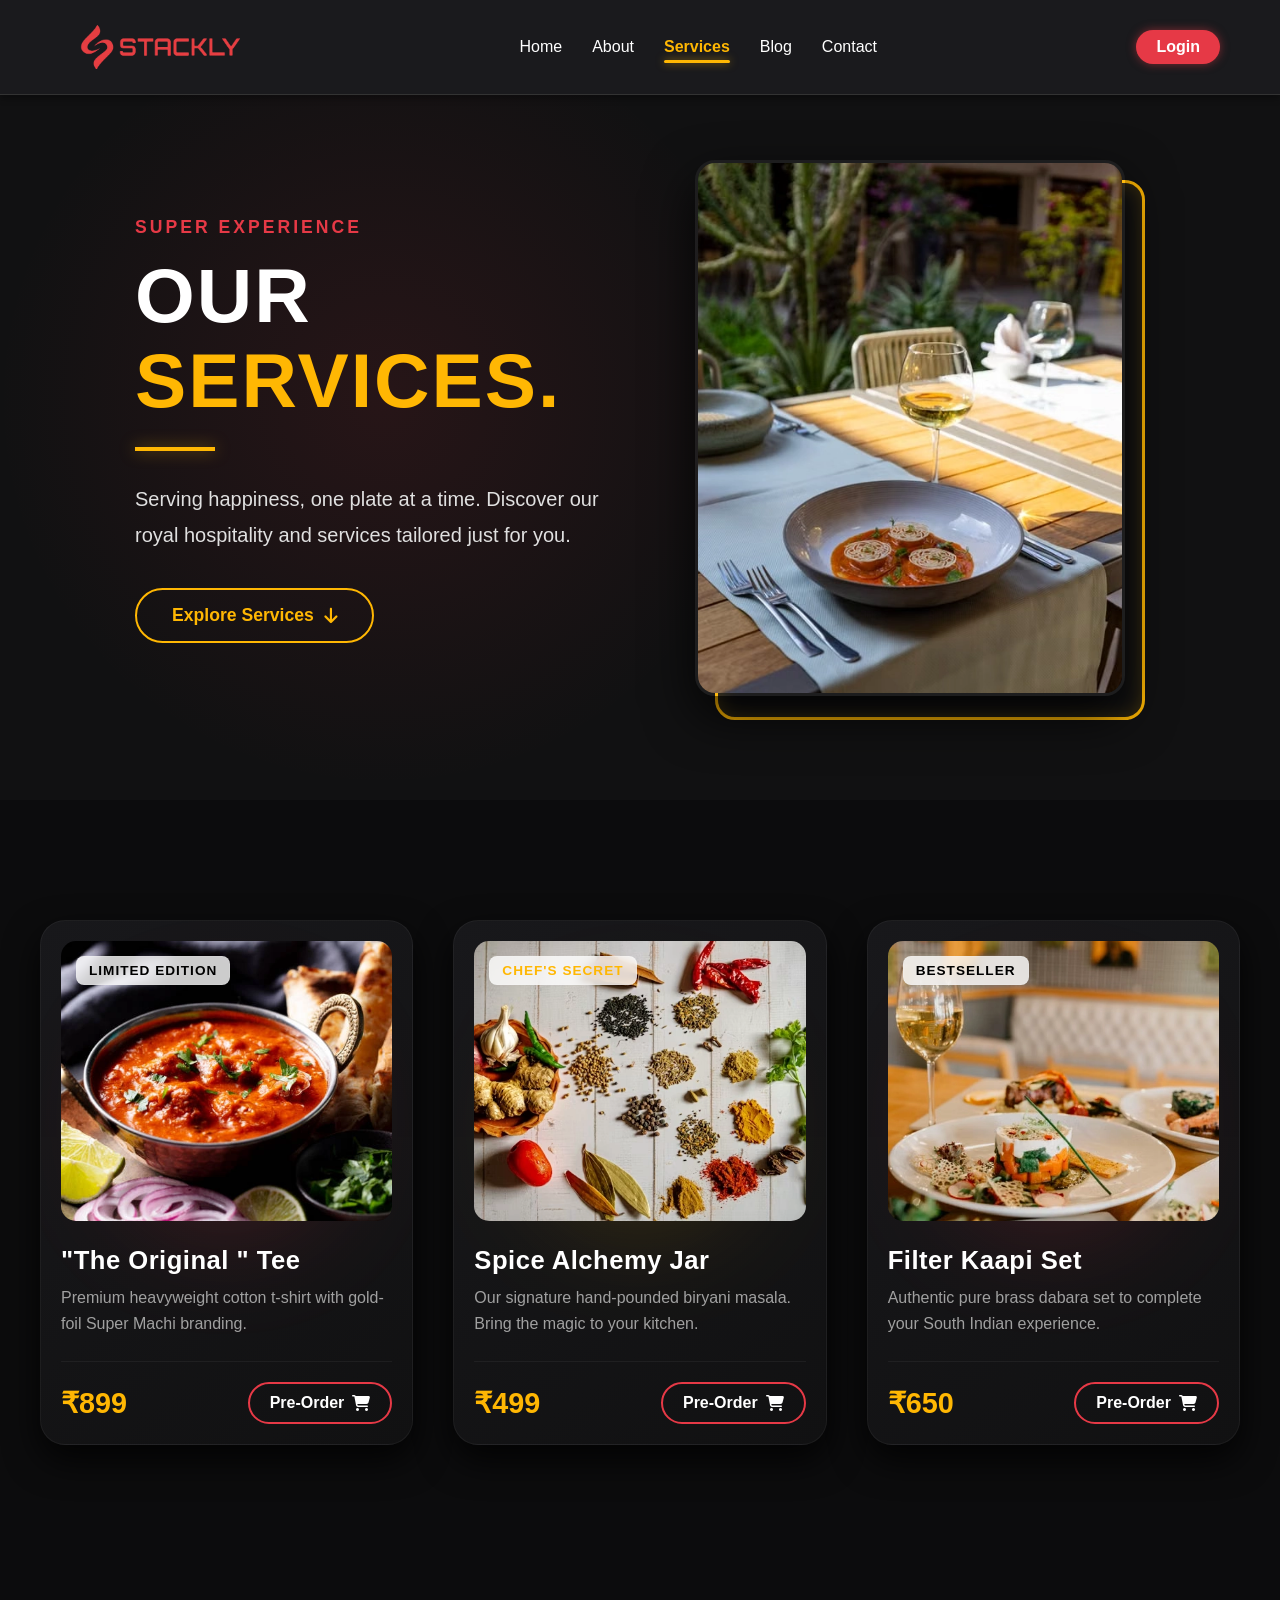
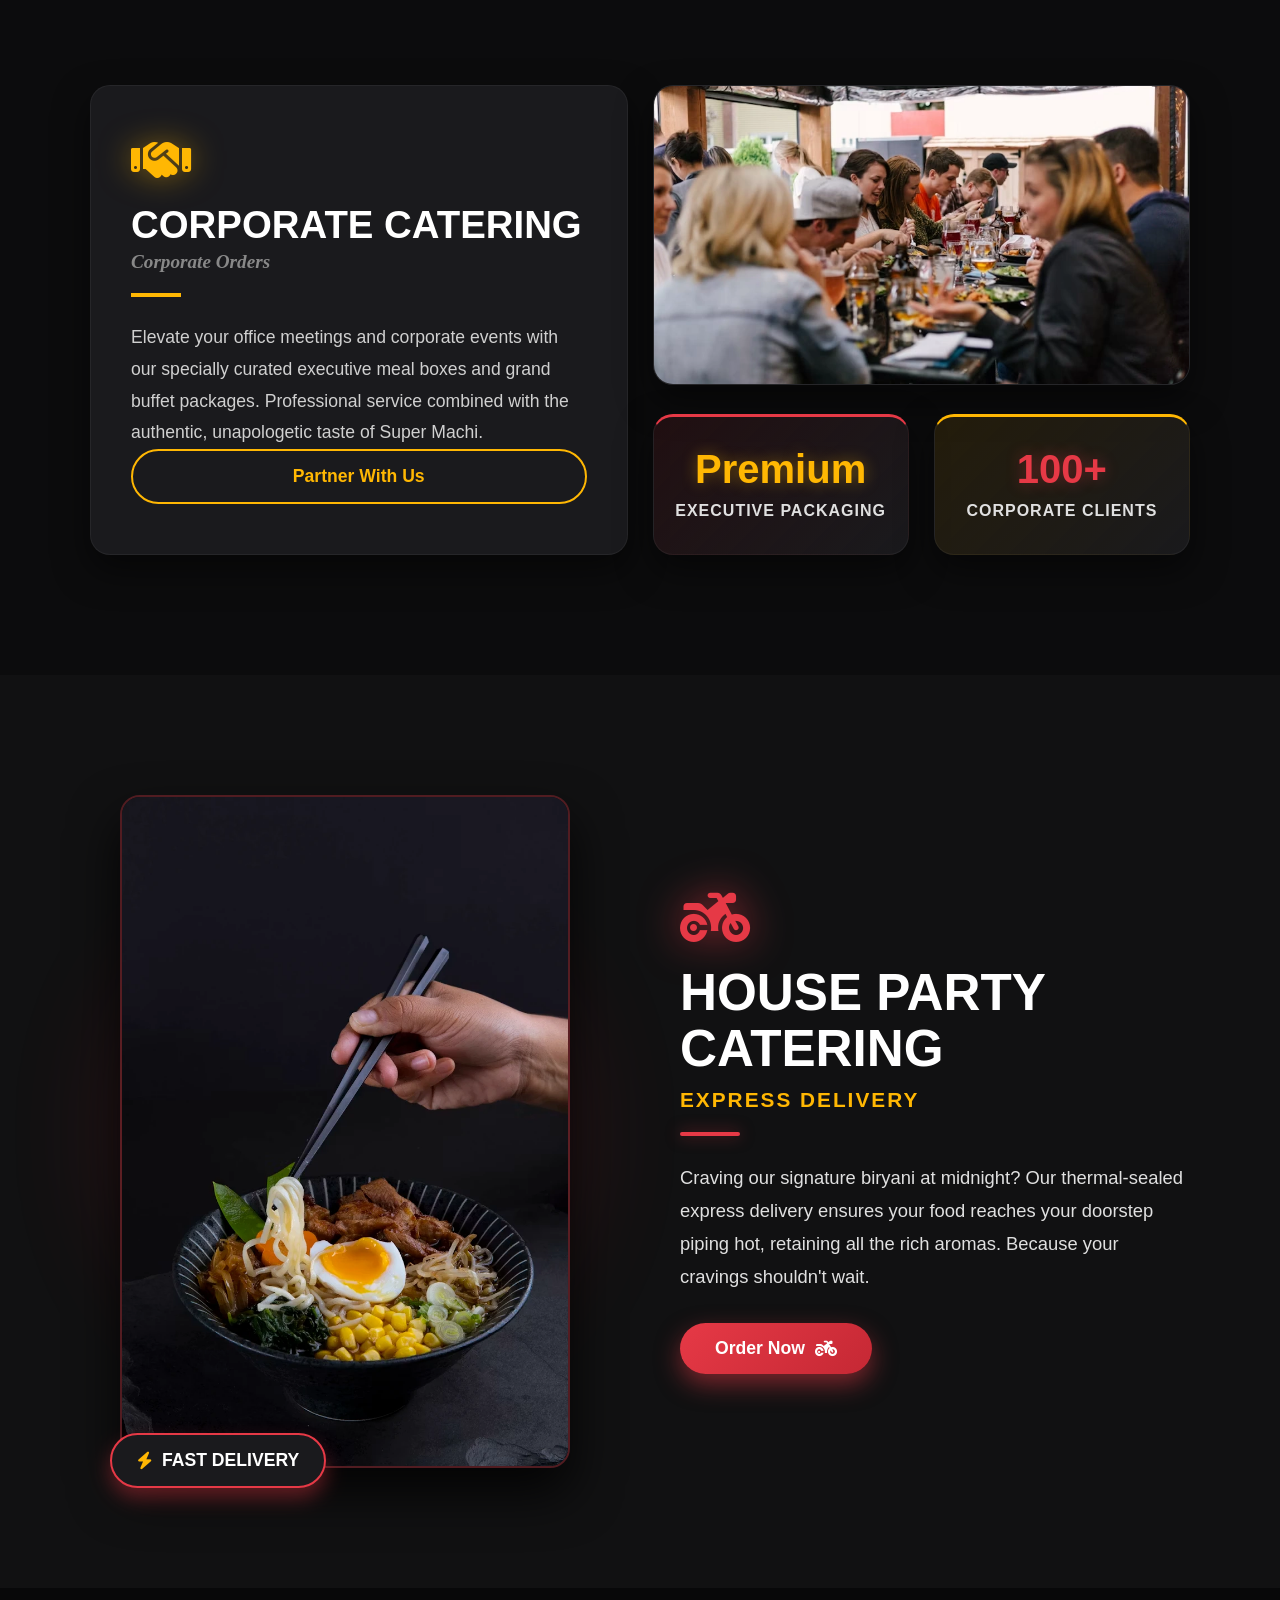
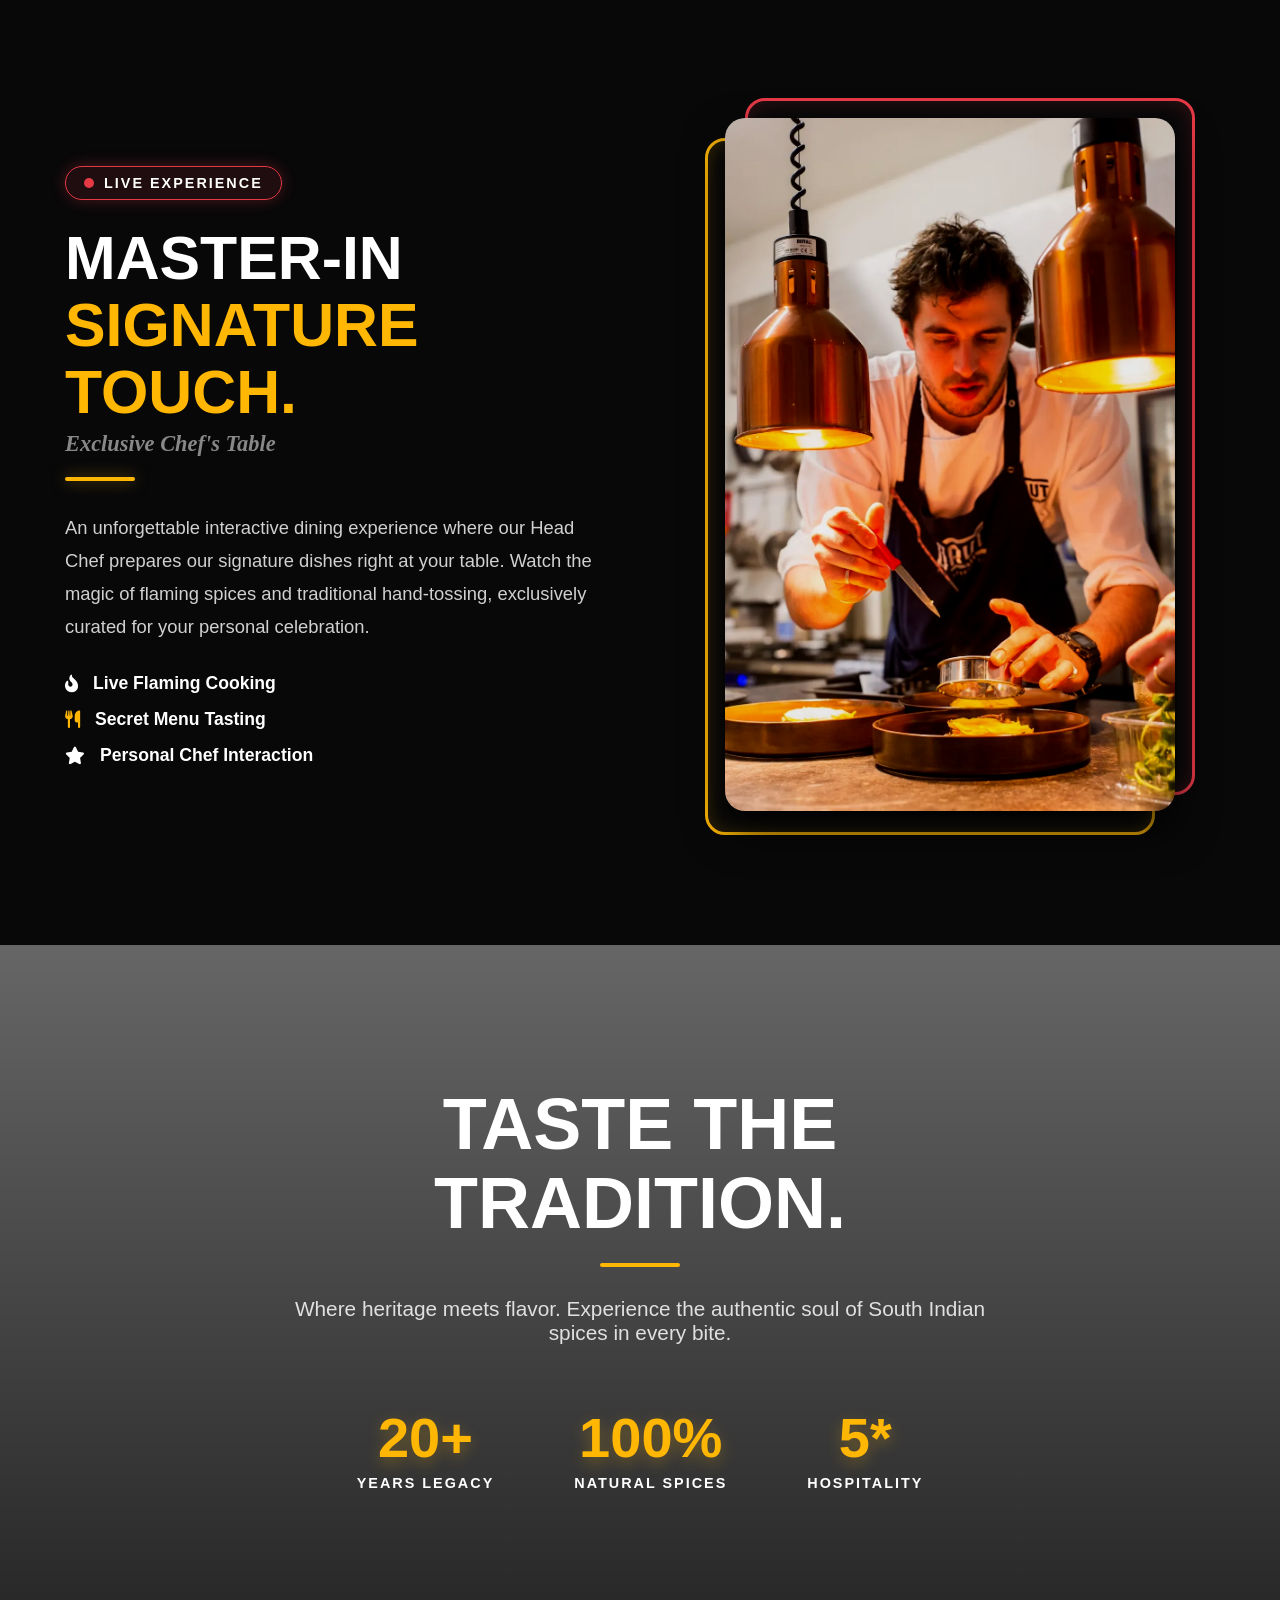
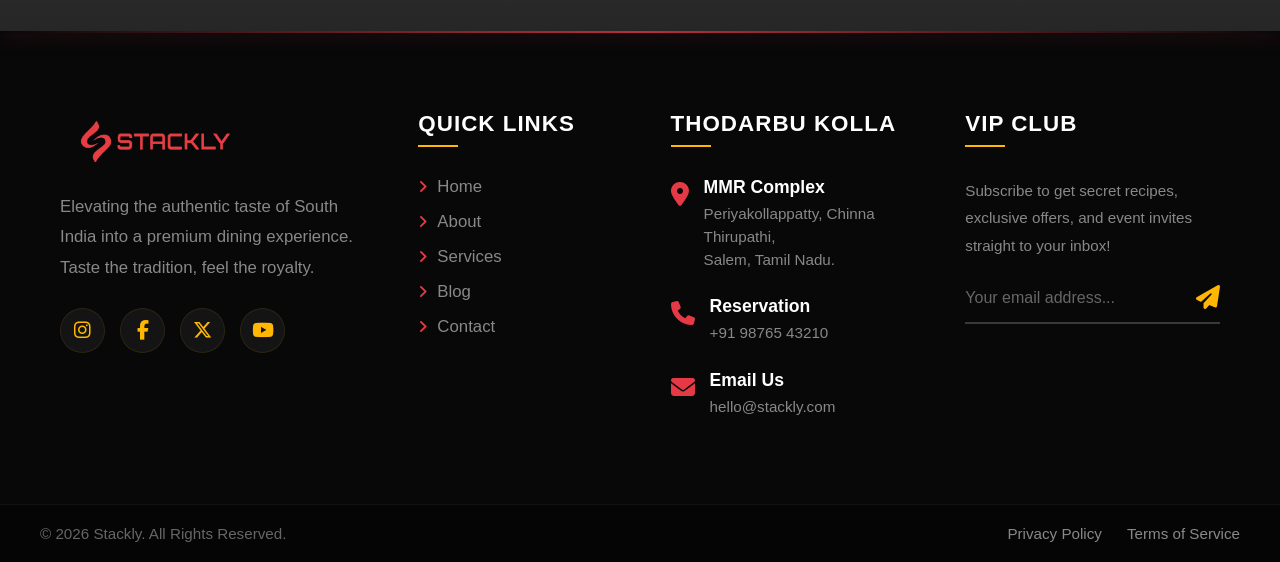
<file: services.html>
<!DOCTYPE html>
<html lang="en">

<head>
    <meta charset="UTF-8">
    <meta name="viewport" content="width=device-width, initial-scale=1.0">
    <title>Document</title>
    <link rel="stylesheet" href="services.css">
    <link rel="stylesheet" href="restaurant.css">

    <link rel="stylesheet" href="https://cdnjs.cloudflare.com/ajax/libs/font-awesome/6.4.0/css/all.min.css">

    <link href="https://unpkg.com/aos@2.3.1/dist/aos.css" rel="stylesheet">
</head>

<body>

    <nav class="navbar">
        <div class="nav-container">


            <a href="index.html" class="logo-container">
                <img src="./asset/logo (3).webp" alt="Company Logo" class="logo-img">
            </a>

            <ul class="desktop-menu">
                <li><a href="index.html" class="nav-link ">Home</a></li>
                <li><a href="about.html" class="nav-link">About</a></li>
                <li><a href="services.html" class="nav-link active">Services</a></li>
                <li><a href="blog.html" class="nav-link">Blog</a></li>
                <li><a href="contact.html" class="nav-link">Contact</a></li>
            </ul>


            <a href="login.html" class="login-btn desktop-login">Login</a>


            <button class="hamburger" id="hamburger-btn">
                <span class="bar"></span>
                <span class="bar"></span>
                <span class="bar"></span>
            </button>
        </div>


        <div class="mobile-menu" id="mobile-menu">
            <a href="index.html" class="mobile-link ">Home</a> 
            <a href="about.html" class="mobile-link">About</a>
            <a href="services.html" class="mobile-link active">Services</a>
            <a href="blog.html" class="mobile-link">Blog</a>
            <a href="contact.html" class="mobile-link">Contact</a>
            <a href="login.html" class="mobile-login-btn">Login</a>
        </div>
    </nav>


    <section class="premium-services-hero" id="hero">


        <div class="hero-bg-glow"></div>

        <div class="container hero-split-layout">


            <div class="hero-text-content" data-aos="fade-down" data-aos-duration="1500">
                <h5 class="hero-subtitle-top">Super  Experience</h5>
                <h1 class="giant-hero-title">
                 Our <br>
                    <span class="text-brandYellow">Services.</span>
                </h1>
                <div class="hero-accent-line" data-aos="zoom-in" data-aos-delay="400"></div>
                <p class="hero-tagline">
                    Serving happiness, one plate at a time. Discover our royal hospitality and services tailored just
                    for you.
                </p>
                <a href="404.html" class="btn-outline-gold mt-4" data-aos="fade-up" data-aos-delay="600">
                    Explore Services <i class="fa-solid fa-arrow-down"></i>
                </a>
            </div>


            <div class="hero-image-content" data-aos="fade-up" data-aos-duration="1500" data-aos-delay="200">
                <div class="image-frame-wrapper css-slow-float">
                    <img src="./asset/r7.webp" alt="Super Machi Services" class="hero-main-img">

                    <div class="gold-border-frame"></div>
                </div>
            </div>

        </div>
    </section>



    <div id="services"></div>

   
    <section class="premium-merch-section" id="merchandise">
        <div class="container merch-container">


           

            <div class="merch-premium-grid">


                <div class="merch-card" data-aos="fade-up" data-aos-duration="1200" data-aos-delay="100">
                    <div class="merch-spotlight bg-red-spot"></div>
                    <div class="merch-img-wrapper">
                        <img src="./asset/r8.webp" alt="Super Machi T-Shirt" class="merch-img">
                        <span class="merch-tag text-brandRed">Limited Edition</span>
                    </div>
                    <div class="merch-info">
                        <h3 class="merch-name">"The Original " Tee</h3>
                        <p class="merch-desc">Premium heavyweight cotton t-shirt with gold-foil Super Machi branding.
                        </p>
                        <div class="merch-footer">
                            <span class="merch-price">₹899</span>
                            <a href="404.html" class="btn-merch-buy">Pre-Order <i
                                    class="fa-solid fa-cart-shopping"></i></a>
                        </div>
                    </div>
                </div>


                <div class="merch-card" data-aos="fade-up" data-aos-duration="1200" data-aos-delay="300">
                    <div class="merch-spotlight bg-yellow-spot"></div>
                    <div class="merch-img-wrapper">
                        <img src="./asset/r9.webp" alt="Secret Spice Blend" class="merch-img">
                        <span class="merch-tag text-brandYellow">Chef's Secret</span>
                    </div>
                    <div class="merch-info">
                        <h3 class="merch-name">Spice Alchemy Jar</h3>
                        <p class="merch-desc">Our signature hand-pounded biryani masala. Bring the magic to your
                            kitchen.</p>
                        <div class="merch-footer">
                            <span class="merch-price">₹499</span>
                            <a href="404.html" class="btn-merch-buy">Pre-Order <i
                                    class="fa-solid fa-cart-shopping"></i></a>
                        </div>
                    </div>
                </div>


                <div class="merch-card" data-aos="fade-up" data-aos-duration="1200" data-aos-delay="500">
                    <div class="merch-spotlight bg-red-spot"></div>
                    <div class="merch-img-wrapper">
                        <img src="./asset/r10.webp" alt="Copper Tumbler" class="merch-img">
                        <span class="merch-tag text-brandRed">Bestseller</span>
                    </div>
                    <div class="merch-info">
                        <h3 class="merch-name">Filter Kaapi Set</h3>
                        <p class="merch-desc">Authentic pure brass dabara set to complete your South Indian experience.
                        </p>
                        <div class="merch-footer">
                            <span class="merch-price">₹650</span>
                            <a href="404.html" class="btn-merch-buy">Pre-Order <i
                                    class="fa-solid fa-cart-shopping"></i></a>
                        </div>
                    </div>
                </div>

            </div>

        </div>
    </section>

    <!-- ==========================================
     4. CORPORATE ORDERS (Premium Bento Grid)
     ========================================== -->
    <section class="corporate-bento-section" id="corporate">
        <div class="container">


            <div class="bento-grid">


                <div class="bento-item bento-text-block" data-aos="fade-down" data-aos-duration="1200">
                    <i class="fa-solid fa-handshake bento-icon text-brandYellow"></i>
                    <h2 class="bento-title">Corporate Catering</h2>
                    <h4 class="bento-subtitle">Corporate Orders</h4>
                    <div class="bento-line"></div>
                    <p class="bento-desc">
                        Elevate your office meetings and corporate events with our specially curated executive meal
                        boxes and grand buffet packages. Professional service combined with the authentic, unapologetic
                        taste of Super Machi.
                    </p>
                    <a href="404.html" class="btn-outline-gold mt-4">Partner With Us</a>
                </div>


                <div class="bento-item bento-img-block" data-aos="fade-up" data-aos-duration="1200"
                    data-aos-delay="200">
                    <img src="./asset/r11.webp" alt="Corporate Event" class="bento-img">
                </div>


                <div class="bento-item bento-feature bg-dark-red" data-aos="fade-up" data-aos-duration="1000"
                    data-aos-delay="400">
                    <h3 class="bento-stat text-brandYellow">Premium</h3>
                    <p class="bento-stat-text">Executive Packaging</p>
                </div>


                <div class="bento-item bento-feature bg-dark-yellow" data-aos="fade-up" data-aos-duration="1000"
                    data-aos-delay="600">
                    <h3 class="bento-stat text-brandRed">100+</h3>
                    <p class="bento-stat-text">Corporate Clients</p>
                </div>

            </div>

        </div>
    </section>

    <!-- ==========================================
     5. EXPRESS DELIVERY (Neon Dynamic Pop-out)
     ========================================== -->
    <section class="delivery-neon-section" id="delivery">
        <div class="container delivery-container">


            <div class="delivery-visual" data-aos="zoom-in-right" data-aos-duration="1200">

                <div class="neon-circle-red"></div>

                <img src="./asset/r12.webp" alt="Express Delivery" class="delivery-img css-hover-float">

                <div class="delivery-badge">
                    <i class="fa-solid fa-bolt text-brandYellow"></i> Fast Delivery
                </div>
            </div>


            <div class="delivery-text" data-aos="fade-up" data-aos-duration="1200" data-aos-delay="200">
                <i class="fa-solid fa-motorcycle delivery-icon text-brandRed"></i>
                <h2 class="delivery-title">House Party Catering</h2>
                <h4 class="delivery-subtitle text-brandYellow">Express Delivery</h4>
                <div class="delivery-line-red"></div>
                <p class="delivery-desc">
                    Craving our signature biryani at midnight? Our thermal-sealed express delivery ensures your food
                    reaches your doorstep piping hot, retaining all the rich aromas. Because your cravings shouldn't
                    wait.
                </p>
                <a href="404.html" class="btn-royal-solid-red mt-4">Order Now <i class="fa-solid fa-motorcycle"></i></a>
            </div>

        </div>
    </section>

    <!-- ==========================================
     NEW: THE CHEF'S TABLE (Master-in Kai Pakkuvam)
     ========================================== -->
    <section class="chefs-table-section" id="chefs-table">
        <div class="container chefs-container">


            <div class="chefs-text" data-aos="fade-down" data-aos-duration="1200">

                <div class="live-badge">
                    <span class="live-dot"></span> Live Experience
                </div>

                <h2 class="chefs-title">Master-in <br><span class="text-brandYellow">Signature Touch.</span></h2>
                <h4 class="chefs-subtitle">Exclusive Chef's Table</h4>
                <div class="chefs-divider"></div>

                <p class="chefs-desc">
                    An unforgettable interactive dining experience where our Head Chef prepares our signature dishes
                    right at your table. Watch the magic of flaming spices and traditional hand-tossing, exclusively
                    curated for your personal celebration.
                </p>

                <ul class="chefs-highlights">
                    <li><i class="fa-solid fa-fire-flame-curved text-brandRed"></i> Live Flaming Cooking</li>
                    <li><i class="fa-solid fa-utensils text-brandYellow"></i> Secret Menu Tasting</li>
                    <li><i class="fa-solid fa-star text-brandRed"></i> Personal Chef Interaction</li>
                </ul>
            </div>


            <div class="chefs-visual" data-aos="fade-up" data-aos-duration="1200" data-aos-delay="200">
                <div class="chefs-image-wrapper">

                    <div class="offset-border offset-red"></div>

                    <div class="offset-border offset-yellow"></div>


                    <img src="./asset/r2.webp" alt="Chef's Table Live Cooking" class="chefs-img css-hover-float">
                </div>
            </div>

        </div>
    </section>

    <!-- ==========================================
     6. TASTE THE TRADITION (Cinematic Center Layout)
     ========================================== -->
    <section class="tradition-section" id="tradition">
        <div class="tradition-overlay"></div>
        <div class="container tradition-container">

            <div class="tradition-content" data-aos="fade-up" data-aos-duration="1200">

                <h2 class="tradition-title">
                    Taste The <br><span class="text-brandRed">Tradition.</span>
                </h2>
                <div class="tradition-divider"></div>
                <p class="tradition-desc">Where heritage meets flavor. Experience the authentic soul of South Indian
                    spices in every bite.</p>


                <div class="tradition-stats">
                    <div class="stat-box" data-aos="zoom-in" data-aos-delay="300">
                        <h3 class="stat-number">20+</h3>
                        <p class="stat-label">Years Legacy</p>
                    </div>
                    <div class="stat-box" data-aos="zoom-in" data-aos-delay="400">
                        <h3 class="stat-number">100%</h3>
                        <p class="stat-label">Natural Spices</p>
                    </div>
                    <div class="stat-box" data-aos="zoom-in" data-aos-delay="500">
                        <h3 class="stat-number">5*</h3>
                        <p class="stat-label">Hospitality</p>
                    </div>
                </div>
            </div>
        </div>
    </section>

  <footer class="premium-footer" id="contact">
  
    <div class="footer-glow-line"></div>

    <div class="container footer-layout">

        
        <div class="footer-brand" data-aos="fade-up" data-aos-duration="1000">
            <a href="index.html" class="logo-container">
               
                <img src="./asset/logo (3).webp" alt="Company Logo" class="logo-img" style="max-width: 150px; margin-bottom: 20px;">
            </a>
            <p class="footer-desc">
                Elevating the authentic taste of South India into a premium dining experience. Taste the tradition, feel the royalty.
            </p>
            <div class="social-links">
                <a href="404.html" class="social-icon gs-hover-float"><i class="fa-brands fa-instagram"></i></a>
                <a href="404.html" class="social-icon gs-hover-float"><i class="fa-brands fa-facebook-f"></i></a>
                <a href="404.html" class="social-icon gs-hover-float"><i class="fa-brands fa-x-twitter"></i></a>
                <a href="404.html" class="social-icon gs-hover-float"><i class="fa-brands fa-youtube"></i></a>
            </div>
        </div>

      
        <div class="footer-quick-links" data-aos="fade-up" data-aos-delay="200" data-aos-duration="1000">
            <h3 class="footer-heading">Quick Links</h3>
            <div class="quick-links-list">
                <a href="index.html" class="q-link"><i class="fa-solid fa-angle-right"></i> Home</a>
                <a href="about.html" class="q-link"><i class="fa-solid fa-angle-right"></i> About</a>
                <a href="services.html" class="q-link"><i class="fa-solid fa-angle-right"></i> Services</a>
                <a href="blog.html" class="q-link"><i class="fa-solid fa-angle-right"></i> Blog</a>
                <a href="contact.html" class="q-link"><i class="fa-solid fa-angle-right"></i> Contact</a>
            </div>
        </div>

        
        <div class="footer-contact" data-aos="fade-up" data-aos-delay="400" data-aos-duration="1000">
            <h3 class="footer-heading">Thodarbu Kolla</h3>
            <ul class="contact-list">
                <li>
                    <i class="fa-solid fa-location-dot contact-icon"></i>
                    <div>
                        <strong>MMR Complex</strong>
                        <p>Periyakollappatty, Chinna Thirupathi,<br>Salem, Tamil Nadu.</p>
                    </div>
                </li>
                <li>
                    <i class="fa-solid fa-phone contact-icon"></i>
                    <div>
                        <strong>Reservation</strong>
                        <p>+91 98765 43210</p>
                    </div>
                </li>
                <li>
                    <i class="fa-solid fa-envelope contact-icon"></i>
                    <div>
                        <strong>Email Us</strong>
                        <p>hello@stackly.com</p>
                    </div>
                </li>
            </ul>
        </div>

     
        <div class="footer-newsletter" data-aos="fade-up" data-aos-delay="600" data-aos-duration="1000">
            <h3 class="footer-heading">VIP Club</h3>
            <p class="footer-desc" style="font-size: 0.95rem;">
                Subscribe to get secret recipes, exclusive offers, and event invites straight to your inbox!
            </p>
            <form class="newsletter-form" onsubmit="event.preventDefault(); alert('Subscribed Successfully!');">
                <input type="email" class="vip-input" placeholder="Your email address..." required>
                <button type="submit" class="vip-submit"><i class="fa-solid fa-paper-plane"></i></button>
            </form>
        </div>

    </div>

    <div class="footer-bottom">
        <div class="container footer-bottom-layout">
            <p>&copy; 2026 Stackly. All Rights Reserved.</p>
            <div class="legal-links">
                <a href="404.html">Privacy Policy</a>
                <a href="404.html">Terms of Service</a>
            </div>
        </div>
    </div>

</footer>




    <script src="https://unpkg.com/aos@2.3.1/dist/aos.js"></script>
    <script>
        AOS.init({
            once: true,
            duration: 800
        });
    </script>

    <script src="main.js"></script>
</body>

</html>
</file>
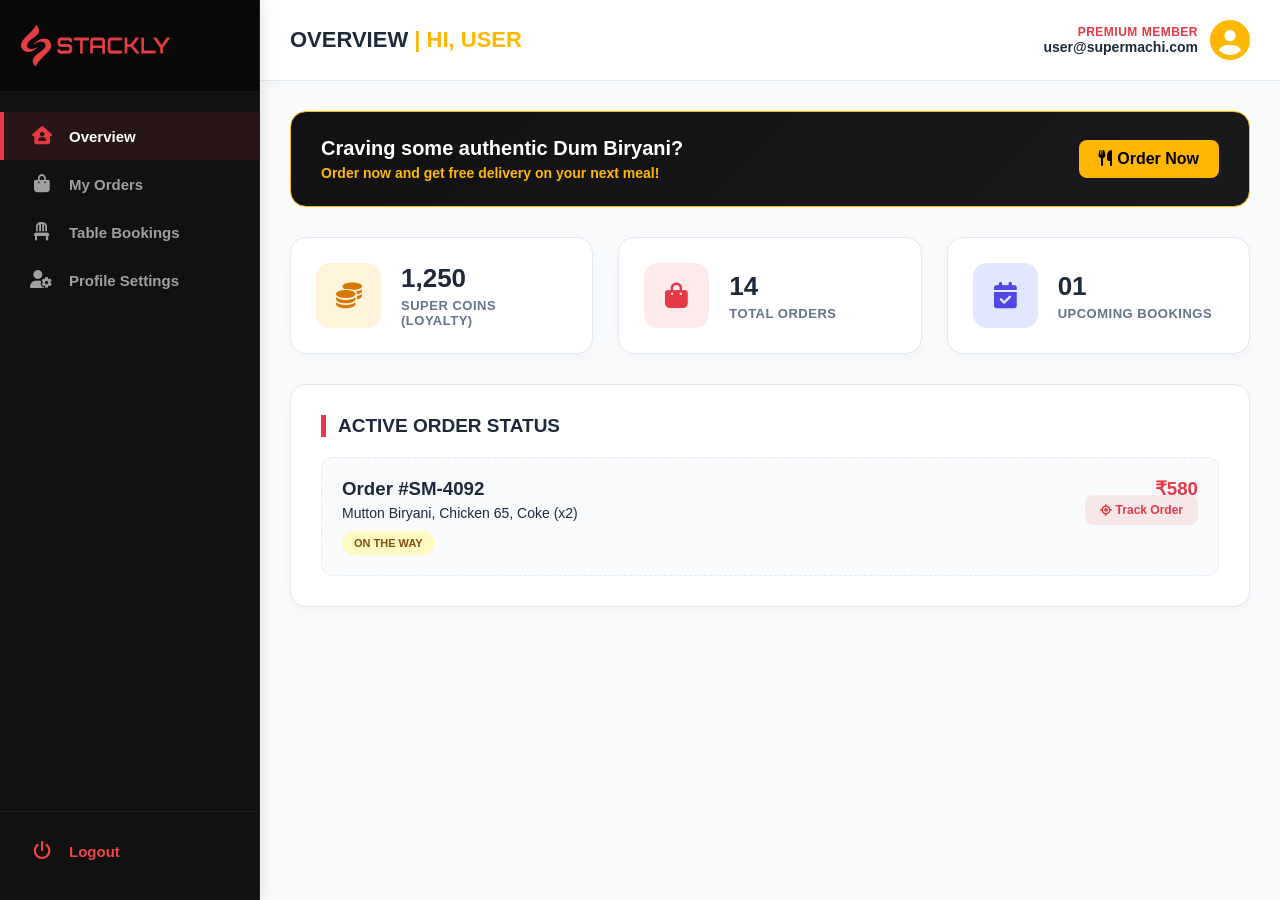
<file: user.html>
<!DOCTYPE html>
<html lang="en">

<head>
    <meta charset="UTF-8">
    <meta name="viewport" content="width=device-width, initial-scale=1.0, maximum-scale=1.0, user-scalable=no">
    <title>Super Machi | My Dashboard</title>


    <link rel="stylesheet" href="https://cdnjs.cloudflare.com/ajax/libs/font-awesome/6.5.1/css/all.min.css">

    <style>
        :root {

            --primary-color: #E63946;
            --primary-light: rgba(230, 57, 70, 0.1);
            --primary-dark: #c52834;
            --secondary-color: #FFB703;
            --secondary-light: rgba(255, 183, 3, 0.15);


            --text-dark: #1e293b;
            --text-muted: #64748b;
            --bg-color: #f8fafc;


            --sidebar-bg: #111112;
            --sidebar-text: #A0A0A0;
            --sidebar-hover: #1A1A1D;


            --border-color: #e2e8f0;
            --card-bg: #ffffff;
        }

        * {
            margin: 0;
            padding: 0;
            box-sizing: border-box;
            font-family: 'Segoe UI', Tahoma, Geneva, Verdana, sans-serif;
        }

        body {
            background-color: var(--bg-color);
            color: var(--text-dark);
            overflow-x: hidden;
        }

        .dashboard-container {
            display: flex;
            min-height: 100vh;
            width: 100%;
        }


        .sidebar {
            width: 260px;
            background-color: var(--sidebar-bg);
            display: flex;
            flex-direction: column;
            justify-content: space-between;
            transition: transform 0.3s ease;
            z-index: 1000;
            position: fixed;
            height: 100vh;
            box-shadow: 2px 0 15px rgba(0, 0, 0, 0.1);
            border-right: 1px solid rgba(255, 183, 3, 0.1);
        }

        .sidebar-overlay {
            display: none;
            position: fixed;
            inset: 0;
            background: rgba(17, 17, 18, 0.8);
            z-index: 999;
            backdrop-filter: blur(3px);
        }

        .sidebar-overlay.active {
            display: block;
        }

        .sidebar-header {
            padding: 25px 20px;
            display: flex;
            justify-content: space-between;
            align-items: center;
            border-bottom: 1px solid rgba(255, 255, 255, 0.05);
            background: #080809;
        }

        .logo-da {
            display: flex;
            align-items: center;
            gap: 10px;
            color: #FFFFFF;
            font-size: 22px;
            font-weight: 900;
            text-transform: uppercase;
            letter-spacing: 1px;
        }

        .logo-da span {
            color: var(--secondary-color);
        }

        .close-btn {
            display: none;
            background: none;
            border: none;
            font-size: 24px;
            color: #ffffff;
            cursor: pointer;
        }

        .sidebar-menu {
            list-style: none;
            padding: 20px 0;
            flex: 1;
            overflow-y: auto;
        }

        .menu-link {
            display: flex;
            align-items: center;
            gap: 15px;
            padding: 15px 25px;
            color: var(--sidebar-text);
            text-decoration: none;
            font-size: 15px;
            font-weight: 600;
            transition: all 0.3s ease;
            border-left: 4px solid transparent;
            cursor: pointer;
        }

        .menu-link i {
            font-size: 18px;
            width: 25px;
            text-align: center;
        }

        .menu-link:hover {
            background-color: var(--sidebar-hover);
            color: var(--secondary-color);
        }

        .menu-link.active {
            background-color: var(--primary-light);
            color: #FFFFFF;
            border-left: 4px solid var(--primary-color);
        }

        .menu-link.active i {
            color: var(--primary-color);
        }

        .sidebar-bottom {
            padding: 15px 0 25px 0;
            border-top: 1px solid rgba(255, 255, 255, 0.05);
        }

        .logout-btn {
            color: #ef4444;
        }

        .logout-btn:hover {
            background-color: rgba(239, 68, 68, 0.1);
            color: #ef4444;
            border-left-color: #ef4444;
        }


        .main-content {
            flex: 1;
            display: flex;
            flex-direction: column;
            margin-left: 260px;
            min-height: 100vh;
            width: calc(100% - 260px);
        }

        .top-header {
            background-color: var(--card-bg);
            padding: 20px 30px;
            display: flex;
            justify-content: space-between;
            align-items: center;
            border-bottom: 1px solid var(--border-color);
            position: sticky;
            top: 0;
            z-index: 998;
            box-shadow: 0 2px 10px rgba(0, 0, 0, 0.02);
        }

        .header-left {
            display: flex;
            align-items: center;
            gap: 15px;
        }

        .menu-toggle {
            display: none;
            background: var(--primary-light);
            color: var(--primary-color);
            border: none;
            padding: 10px 12px;
            border-radius: 8px;
            font-size: 20px;
            cursor: pointer;
        }

        .greeting h1 {
            font-size: 22px;
            color: var(--text-dark);
            font-weight: 800;
            text-transform: uppercase;
        }

        .welcome-name {
            color: var(--secondary-color);
            font-weight: 700;
        }

        .user-profile {
            display: flex;
            align-items: center;
            gap: 12px;
            text-align: right;
        }

        .user-role {
            font-size: 12px;
            color: var(--primary-color);
            font-weight: 800;
            text-transform: uppercase;
            letter-spacing: 0.5px;
            display: block;
        }

        .user-email {
            font-size: 14px;
            color: var(--text-dark);
            font-weight: 700;
            display: block;
        }

        .user-avatar i {
            font-size: 40px;
            color: var(--secondary-color);
        }


        .view-section {
            display: none;
            padding: 30px;
            animation: fadeIn 0.4s ease-in-out;
            flex-direction: column;
            gap: 30px;
        }

        .view-section.active {
            display: flex;
        }

        @keyframes fadeIn {
            from {
                opacity: 0;
                transform: translateY(15px);
            }

            to {
                opacity: 1;
                transform: translateY(0);
            }
        }

        .section-title {
            font-size: 19px;
            margin-bottom: 20px;
            color: var(--text-dark);
            border-left: 5px solid var(--primary-color);
            padding-left: 12px;
            font-weight: 800;
            text-transform: uppercase;
        }

        .scroll-anim {
            opacity: 0;
            transform: translateY(30px);
            transition: opacity 0.6s ease-out, transform 0.6s ease-out;
        }

        .scroll-anim.show {
            opacity: 1;
            transform: translateY(0);
        }


        .stats-grid {
            display: grid;
            grid-template-columns: repeat(auto-fit, minmax(240px, 1fr));
            gap: 25px;
        }

        .stat-card {
            background: var(--card-bg);
            border-radius: 16px;
            padding: 25px;
            box-shadow: 0 4px 15px rgba(0, 0, 0, 0.03);
            border: 1px solid var(--border-color);
            display: flex;
            align-items: center;
            gap: 20px;
            transition: transform 0.3s ease;
        }

        .stat-card:hover {
            transform: translateY(-5px);
            border-color: var(--secondary-color);
            box-shadow: 0 10px 25px rgba(255, 183, 3, 0.1);
        }

        .stat-icon {
            width: 65px;
            height: 65px;
            border-radius: 14px;
            display: flex;
            justify-content: center;
            align-items: center;
            font-size: 26px;
            flex-shrink: 0;
        }

        .stat-details h3 {
            font-size: 26px;
            margin-bottom: 4px;
            color: var(--text-dark);
            font-weight: 900;
        }

        .stat-details p {
            font-size: 13px;
            color: var(--text-muted);
            font-weight: 700;
            text-transform: uppercase;
            letter-spacing: 0.5px;
        }


        .content-box {
            background: var(--card-bg);
            border-radius: 16px;
            padding: 30px;
            box-shadow: 0 4px 15px rgba(0, 0, 0, 0.03);
            border: 1px solid var(--border-color);
            width: 100%;
        }

        .two-col-grid {
            display: grid;
            grid-template-columns: 1fr 1fr;
            gap: 25px;
        }


        .input-group {
            margin-bottom: 18px;
        }

        .input-group label {
            display: block;
            font-size: 13px;
            font-weight: 700;
            color: var(--text-dark);
            margin-bottom: 8px;
        }

        .input-group input,
        .input-group select,
        .input-group textarea {
            width: 100%;
            padding: 14px 16px;
            border: 2px solid var(--border-color);
            border-radius: 10px;
            outline: none;
            font-size: 14px;
            transition: 0.3s;
            resize: none;
        }

        .input-group input:focus,
        .input-group select:focus,
        .input-group textarea:focus {
            border-color: var(--primary-color);
            background-color: #f8fafc;
            box-shadow: 0 0 0 3px var(--primary-light);
        }

        .error-msg {
            color: #ef4444;
            font-size: 12px;
            margin-top: 5px;
            display: none;
            font-weight: 700;
        }

        .input-error {
            border-color: #ef4444 !important;
        }

        .success-msg {
            color: #166534;
            background: #dcfce7;
            padding: 15px;
            border-radius: 8px;
            margin-bottom: 20px;
            font-size: 14px;
            font-weight: 700;
            display: none;
            text-align: center;
            border: 1px solid #bbf7d0;
        }


        .main-btn {
            background: linear-gradient(135deg, var(--primary-color), var(--primary-dark));
            color: white;
            padding: 14px 24px;
            width: 100%;
            font-size: 15px;
            border: none;
            border-radius: 10px;
            margin-top: 10px;
            cursor: pointer;
            transition: 0.3s;
            font-weight: 700;
            display: inline-flex;
            align-items: center;
            justify-content: center;
            gap: 8px;
        }

        .main-btn:hover {
            transform: translateY(-2px);
            box-shadow: 0 5px 15px var(--primary-light);
        }

        .action-btn {
            background: var(--primary-light);
            color: var(--primary-color);
            border: none;
            padding: 8px 15px;
            border-radius: 8px;
            font-size: 12px;
            cursor: pointer;
            font-weight: 700;
            transition: 0.3s;
        }

        .action-btn:hover {
            background: var(--primary-color);
            color: #FFF;
        }

        .btn-green {
            background: #dcfce7;
            color: #166534;
        }

        .btn-green:hover {
            background: #166534;
            color: #FFF;
        }


        .table-container {
            width: 100%;
            overflow-x: auto;
        }

        table {
            width: 100%;
            border-collapse: collapse;
            margin-top: 10px;
            min-width: 600px;
        }

        th,
        td {
            padding: 16px 15px;
            text-align: left;
            border-bottom: 1px solid var(--border-color);
            font-size: 14px;
        }

        th {
            background-color: var(--bg-color);
            color: var(--text-dark);
            font-weight: 800;
            text-transform: uppercase;
            font-size: 12px;
        }

        .status {
            padding: 6px 12px;
            border-radius: 20px;
            font-size: 11px;
            font-weight: 800;
            text-transform: uppercase;
        }

        .status.delivered {
            background: #dcfce7;
            color: #166534;
        }

        .status.transit {
            background: #fef9c3;
            color: #854d0e;
        }

        .status.cancelled {
            background: #fee2e2;
            color: #991b1b;
        }

        .status.upcoming {
            background: #e0e7ff;
            color: #4f46e5;
        }

        .order-items {
            font-size: 13px;
            color: var(--text-muted);
            margin-top: 5px;
        }


        .promo-banner {
            background: linear-gradient(135deg, #111112, #1A1A1D);
            border-radius: 16px;
            padding: 25px 30px;
            display: flex;
            align-items: center;
            justify-content: space-between;
            border: 1px solid var(--secondary-color);
        }

        .promo-text h3 {
            color: #FFF;
            font-size: 20px;
            margin-bottom: 5px;
        }

        .promo-text p {
            color: var(--secondary-color);
            font-size: 14px;
            font-weight: 600;
        }

        .promo-btn {
            background: var(--secondary-color);
            color: #000;
            padding: 10px 20px;
            border-radius: 8px;
            font-weight: 700;
            border: none;
            cursor: pointer;
        }


        @media (max-width: 992px) {
            .sidebar {
                transform: translateX(-100%);
            }

            .sidebar.active {
                transform: translateX(0);
            }

            .main-content {
                margin-left: 0;
                width: 100%;
            }

            .menu-toggle,
            .close-btn {
                display: block;
            }

            .two-col-grid {
                grid-template-columns: 1fr;
            }
        }

        @media (max-width: 576px) {
            .top-header {
                padding: 15px;
            }

            .view-section {
                padding: 15px;
                gap: 20px;
            }

            .user-info {
                display: none;
            }

            .greeting h1 {
                font-size: 18px;
            }

            .stats-grid {
                grid-template-columns: 1fr;
            }

            .content-box {
                padding: 20px;
            }

            .promo-banner {
                flex-direction: column;
                text-align: center;
                gap: 15px;
            }
        }

        a {
            text-decoration: none;
        }

        .logo-img {
            width: 150px;
        }

        a {
            text-decoration: none;
        }

        .logo-da {
            display: flex;
            align-items: center;
            gap: 10px;
            color: var(--primary-color);
            font-size: 22px;
            font-weight: 800;
            letter-spacing: 1px;
        }

        .logo-da i {
            font-size: 28px;
        }
    </style>
</head>

<body>
    <div class="dashboard-container">

        <div class="sidebar-overlay" id="sidebarOverlay"></div>


        <aside class="sidebar" id="sidebar">
            <div class="sidebar-top">
                <div class="sidebar-header">
                    <div class="logo-da">
                        <img src="./asset/logo (3).webp" alt="Company Logo" class="logo-img">
                    </div>
                    <button class="close-btn" id="closeSidebar"><i class="fa-solid fa-xmark"></i></button>
                </div>

                <ul class="sidebar-menu">
                    <li><a class="menu-link active" data-target="dashboard-view">
                            <i class="fa-solid fa-house-user"></i> Overview
                        </a></li>
                    <li><a class="menu-link" data-target="orders-view">
                            <i class="fa-solid fa-bag-shopping"></i> My Orders
                        </a></li>
                    <li><a class="menu-link" data-target="reservations-view">
                            <i class="fa-solid fa-chair"></i> Table Bookings
                        </a></li>
                    <li><a class="menu-link" data-target="profile-view">
                            <i class="fa-solid fa-user-gear"></i> Profile Settings
                        </a></li>
                </ul>
            </div>

            <div class="sidebar-bottom">
                <a href="login.html" class="menu-link logout-btn">
                    <i class="fa-solid fa-power-off"></i> Logout
                </a>
            </div>
        </aside>


        <main class="main-content">

            <header class="top-header">
                <div class="header-left">
                    <button class="menu-toggle" id="openSidebar">
                        <i class="fa-solid fa-bars"></i>
                    </button>
                    <div class="greeting">
                        <h1 id="page-title">Overview <span class="welcome-name">| My Dashboard</span></h1>
                    </div>
                </div>
                <div class="header-right">
                    <div class="user-profile">
                        <div class="user-info">
                            <span class="user-role">Premium Member</span>
                            <span class="user-email" id="displayEmail">user@supermachi.com</span>
                        </div>
                        <div class="user-avatar">
                            <i class="fa-solid fa-circle-user"></i>
                        </div>
                    </div>
                </div>
            </header>


            <div id="dashboard-view" class="view-section active">


                <div class="promo-banner scroll-anim">
                    <div class="promo-text">
                        <h3>Craving some authentic Dum Biryani?</h3>
                        <p>Order now and get free delivery on your next meal!</p>
                    </div>
                    <a href="404.html" class="promo-btn"><i class="fa-solid fa-utensils"></i> Order Now</a>
                </div>


                <section class="stats-grid scroll-anim">
                    <div class="stat-card">
                        <div class="stat-icon" style="background: var(--secondary-light); color: #d97706;">
                            <i class="fa-solid fa-coins"></i>
                        </div>
                        <div class="stat-details">
                            <h3>1,250</h3>
                            <p>Super Coins (Loyalty)</p>
                        </div>
                    </div>
                    <div class="stat-card">
                        <div class="stat-icon" style="background: var(--primary-light); color: var(--primary-color);">
                            <i class="fa-solid fa-bag-shopping"></i>
                        </div>
                        <div class="stat-details">
                            <h3>14</h3>
                            <p>Total Orders</p>
                        </div>
                    </div>
                    <div class="stat-card">
                        <div class="stat-icon" style="background: #e0e7ff; color: #4f46e5;">
                            <i class="fa-solid fa-calendar-check"></i>
                        </div>
                        <div class="stat-details">
                            <h3>01</h3>
                            <p>Upcoming Bookings</p>
                        </div>
                    </div>
                </section>


                <section class="content-box scroll-anim">
                    <div
                        style="display: flex; justify-content: space-between; align-items: center; margin-bottom: 20px;">
                        <h2 class="section-title" style="margin-bottom: 0;">Active Order Status</h2>
                    </div>
                    <div
                        style="background: #f8fafc; padding: 20px; border-radius: 12px; border: 1px dashed var(--border-color);">
                        <div
                            style="display: flex; justify-content: space-between; align-items: flex-start; flex-wrap: wrap; gap: 15px;">
                            <div>
                                <h3 style="margin-bottom: 5px;">Order #SM-4092</h3>
                                <p class="text-muted" style="font-size: 14px;">Mutton Biryani, Chicken 65, Coke (x2)</p>
                                <span class="status transit" style="display: inline-block; margin-top: 10px;">On the
                                    way</span>
                            </div>
                            <div style="text-align: right;">
                                <h3 style="color: var(--primary-color);">₹580</h3>
                                <a href="404.html" class="action-btn" style="margin-top: 10px;"><i
                                        class="fa-solid fa-location-crosshairs"></i> Track Order</a>
                            </div>
                        </div>
                    </div>
                </section>
            </div>


            <div id="orders-view" class="view-section">
                <section class="content-box scroll-anim">
                    <h2 class="section-title">Order History</h2>
                    <div class="table-container">
                        <table>
                            <thead>
                                <tr>
                                    <th>Order ID & Date</th>
                                    <th>Items Ordered</th>
                                    <th>Total Amount</th>
                                    <th>Status</th>
                                    <th>Action</th>
                                </tr>
                            </thead>
                            <tbody>
                                <tr>
                                    <td>
                                        <strong>#SM-4092</strong><br>
                                        <span class="text-muted" style="font-size: 12px;">Today, 1:30 PM</span>
                                    </td>
                                    <td>
                                        Mutton Biryani, Chicken 65...
                                        <div class="order-items">3 items</div>
                                    </td>
                                    <td><strong>₹580</strong></td>
                                    <td><span class="status transit">On the way</span></td>
                                    <td><a href="404.html" class="action-btn">Track</a></td>
                                </tr>
                                <tr>
                                    <td>
                                        <strong>#SM-3801</strong><br>
                                        <span class="text-muted" style="font-size: 12px;">Oct 12, 8:15 PM</span>
                                    </td>
                                    <td>
                                        Paneer Butter Masala, Naan...
                                        <div class="order-items">4 items</div>
                                    </td>
                                    <td><strong>₹420</strong></td>
                                    <td><span class="status delivered">Delivered</span></td>
                                    <td><a href="404.html" class="action-btn btn-green"><i
                                                class="fa-solid fa-rotate-right"></i> Reorder</a></td>
                                </tr>
                                <tr>
                                    <td>
                                        <strong>#SM-3655</strong><br>
                                        <span class="text-muted" style="font-size: 12px;">Sep 28, 7:00 PM</span>
                                    </td>
                                    <td>
                                        Chicken Fried Rice, Chilli...
                                        <div class="order-items">2 items</div>
                                    </td>
                                    <td><strong>₹310</strong></td>
                                    <td><span class="status delivered">Delivered</span></td>
                                    <td><a href="404.html" class="action-btn btn-green"><i
                                                class="fa-solid fa-rotate-right"></i> Reorder</a></td>
                                </tr>
                                <tr>
                                    <td>
                                        <strong>#SM-3500</strong><br>
                                        <span class="text-muted" style="font-size: 12px;">Sep 15, 9:30 PM</span>
                                    </td>
                                    <td>
                                        Prawn Pepper Fry, Meals...
                                        <div class="order-items">3 items</div>
                                    </td>
                                    <td><strong>₹490</strong></td>
                                    <td><span class="status cancelled">Cancelled</span></td>
                                    <td><a href="404.html" class="action-btn">Support</a></td>
                                </tr>
                            </tbody>
                        </table>
                    </div>
                </section>
            </div>


            <div id="reservations-view" class="view-section">

                <div class="two-col-grid">

                    <section class="content-box scroll-anim">
                        <h2 class="section-title">Book a Table</h2>
                        <form id="bookingForm" novalidate>
                            <div id="bookingSuccess" class="success-msg">
                                <i class="fa-solid fa-circle-check"></i> Table booked successfully!
                            </div>

                            <div class="input-group">
                                <label>Select Date & Time</label>
                                <input type="datetime-local" id="bookDate" required>

                                <div class="error-msg" id="dateError">Please select a valid date & time.</div>
                            </div>

                            <div class="input-group">
                                <label>Number of Guests</label>
                                <select id="bookGuests" required>
                                    <option value="" selected disabled>Select Guests</option>
                                    <option value="2">2 Persons</option>
                                    <option value="4">3-4 Persons</option>
                                    <option value="6">5-8 Persons (Group)</option>
                                    <option value="10+">10+ Persons (Party)</option>
                                </select>

                                <div class="error-msg" id="guestsError">Please select the number of guests.</div>
                            </div>

                            <div class="input-group">
                                <label>Special Request (Optional)</label>
                                <textarea id="bookRequest" rows="2"
                                    placeholder="E.g., Anniversary celebration, need window seat..."></textarea>
                            </div>

                            <button type="submit" class="main-btn" id="bookSubmitBtn">
                                <i class="fa-solid fa-calendar-check"></i> Confirm Booking
                            </button>
                        </form>
                    </section>


                    <section class="content-box scroll-anim">
                        <h2 class="section-title">My Reservations</h2>
                        <div class="table-container">
                            <table>
                                <thead>
                                    <tr>
                                        <th>Date & Time</th>
                                        <th>Details</th>
                                        <th>Status</th>
                                    </tr>
                                </thead>
                                <tbody>
                                    <tr>
                                        <td>
                                            <strong>Oct 25, 2023</strong><br>
                                            <span class="text-muted" style="font-size: 12px;">08:00 PM</span>
                                        </td>
                                        <td>
                                            <i class="fa-solid fa-users text-muted"></i> 4 Guests<br>
                                            <span
                                                style="font-size: 11px; color: var(--secondary-color);">Birthday</span>
                                        </td>
                                        <td><span class="status upcoming">Confirmed</span></td>
                                    </tr>
                                    <tr>
                                        <td>
                                            <strong>Aug 10, 2023</strong><br>
                                            <span class="text-muted" style="font-size: 12px;">07:30 PM</span>
                                        </td>
                                        <td>
                                            <i class="fa-solid fa-user-group text-muted"></i> 2 Guests
                                        </td>
                                        <td><span class="status delivered">Completed</span></td>
                                    </tr>
                                </tbody>
                            </table>
                        </div>
                    </section>
                </div>
            </div>


            <div id="profile-view" class="view-section">
                <div class="two-col-grid">

                    <section class="content-box scroll-anim">
                        <h2 class="section-title">Personal Information</h2>
                        <div style="display: flex; align-items: center; gap: 20px; margin-bottom: 25px;">
                            <div
                                style="width: 80px; height: 80px; border-radius: 50%; background: var(--secondary-light); display: flex; justify-content: center; align-items: center; font-size: 35px; color: var(--secondary-color);">
                                <i class="fa-solid fa-user"></i>
                            </div>
                            <div>
                                <button class="action-btn">Change Photo</button>
                            </div>
                        </div>
                        <form id="profileForm" novalidate>

                            <div id="profileSuccess" class="success-msg">
                                <i class="fa-solid fa-circle-check"></i> Profile updated successfully!
                            </div>

                            <div class="input-group">
                                <label>Full Name</label>
                                <input type="text" id="profileName" value="Super Machi Fan" required>

                                <div class="error-msg" id="nameError">Name must be at least 3 characters.</div>
                            </div>

                            <div class="input-group">
                                <label>Email Address</label>
                                <input type="email" value="user@supermachi.com" readonly
                                    style="background: #f1f5f9; cursor: not-allowed;">
                            </div>

                            <div class="input-group">
                                <label>Phone Number</label>
                                <input type="tel" id="profilePhone" value="+91 98765 43210" required>

                                <div class="error-msg" id="phoneError">Please enter a valid 10-digit phone number.</div>
                            </div>


                            <button type="button" class="main-btn" id="profileSubmitBtn">Save Changes</button>
                        </form>
                    </section>


                    <section class="content-box scroll-anim">
                        <h2 class="section-title">Saved Addresses</h2>

                        <div
                            style="border: 1px solid var(--border-color); padding: 15px; border-radius: 12px; margin-bottom: 15px;">
                            <div style="display: flex; justify-content: space-between;">
                                <h4 style="margin-bottom: 5px;"><i class="fa-solid fa-house text-muted"></i> Home</h4>
                                <div>
                                    <a href="404.html" class="action-btn" style="padding: 5px 10px;"><i
                                            class="fa-solid fa-pen"></i></a>
                                    <a href="404.html" class="action-btn"
                                        style="padding: 5px 10px; background: #fee2e2; color: #991b1b;"><i
                                            class="fa-solid fa-trash"></i></a>
                                </div>
                            </div>
                            <p style="font-size: 13px; color: var(--text-muted); line-height: 1.5;">12/4, Anna Nagar
                                Main Road,<br>Chennai - 600040</p>
                        </div>

                        <div
                            style="border: 1px solid var(--border-color); padding: 15px; border-radius: 12px; margin-bottom: 20px;">
                            <div style="display: flex; justify-content: space-between;">
                                <h4 style="margin-bottom: 5px;"><i class="fa-solid fa-briefcase text-muted"></i> Office
                                </h4>
                                <div>
                                    <a href="404.html" class="action-btn" style="padding: 5px 10px;"><i
                                            class="fa-solid fa-pen"></i></a>
                                </div>
                            </div>
                            <p style="font-size: 13px; color: var(--text-muted); line-height: 1.5;">Tech Park, Block B,
                                OMR,<br>Chennai - 600119</p>
                        </div>

                        <a href="404.html" class="action-btn" style="width: 100%; padding: 12px; font-size: 14px;"><i
                                class="fa-solid fa-plus"></i> Add New Address</a>
                    </section>
                </div>
            </div>

        </main>
    </div>


    <script>

        const emailValue = localStorage.getItem("UserMail");
        const displayEmail = emailValue || "user@supermachi.com";
        document.getElementById('displayEmail').textContent = displayEmail;


        const extractedName = displayEmail.split("@")[0];
        const formattedName = extractedName.charAt(0).toUpperCase() + extractedName.slice(1);
        const welcomeEl = document.querySelector(".welcome-name");
        if (welcomeEl) { welcomeEl.textContent = `| Hi, ${formattedName}`; }


        const sidebar = document.getElementById('sidebar');
        const overlay = document.getElementById('sidebarOverlay');
        const openSidebarBtn = document.getElementById('openSidebar');
        const closeSidebarBtn = document.getElementById('closeSidebar');

        function openSidebar() { sidebar.classList.add('active'); overlay.classList.add('active'); document.body.style.overflow = 'hidden'; }
        function closeSidebar() { sidebar.classList.remove('active'); overlay.classList.remove('active'); document.body.style.overflow = 'auto'; }

        openSidebarBtn.addEventListener('click', openSidebar);
        closeSidebarBtn.addEventListener('click', closeSidebar);
        overlay.addEventListener('click', closeSidebar);


        const menuLinks = document.querySelectorAll('.sidebar-menu .menu-link');
        const views = document.querySelectorAll('.view-section');
        const pageTitle = document.getElementById('page-title');

        menuLinks.forEach(link => {
            link.addEventListener('click', function (e) {

                if (this.classList.contains('logout-btn')) return;

                if (this.classList.contains('active')) return;


                menuLinks.forEach(l => l.classList.remove('active'));
                views.forEach(v => v.classList.remove('active'));


                this.classList.add('active');
                const targetId = this.getAttribute('data-target');
                document.getElementById(targetId).classList.add('active');


                let titleText = this.innerText.trim();
                pageTitle.innerHTML = `${titleText} <span class="welcome-name">| My Dashboard</span>`;

                if (window.innerWidth <= 992) { closeSidebar(); }
                triggerAnimations();
            });
        });


        const observer = new IntersectionObserver((entries) => {
            entries.forEach(entry => {
                if (entry.isIntersecting) { entry.target.classList.add('show'); }
            });
        }, { threshold: 0.1 });

        function triggerAnimations() {
            const animElements = document.querySelectorAll('.scroll-anim');
            animElements.forEach(el => {
                el.classList.remove('show');
                observer.observe(el);
            });
        }
        triggerAnimations(); // Initial trigger


        document.getElementById('bookingForm').addEventListener('submit', function (e) {
            e.preventDefault();
            const successMsg = document.getElementById('bookingSuccess');
            successMsg.style.display = 'block';
            setTimeout(() => {
                successMsg.style.display = 'none';
                this.reset();
            }, 3000);
        });




        document.getElementById('bookingForm').addEventListener('submit', function (e) {
            e.preventDefault();


            const dateInput = document.getElementById('bookDate');
            const guestsInput = document.getElementById('bookGuests');


            const dateError = document.getElementById('dateError');
            const guestsError = document.getElementById('guestsError');
            const successMsg = document.getElementById('bookingSuccess');
            const submitBtn = document.getElementById('bookSubmitBtn');

            let isValid = true;


            dateInput.classList.remove('input-error');
            guestsInput.classList.remove('input-error');
            dateError.style.display = 'none';
            guestsError.style.display = 'none';
            successMsg.style.display = 'none';


            if (dateInput.value === '') {
                dateInput.classList.add('input-error');
                dateError.textContent = "Please select a date and time.";
                dateError.style.display = 'block';
                isValid = false;
            } else {

                const selectedDate = new Date(dateInput.value);
                const currentDate = new Date();

                if (selectedDate <= currentDate) {
                    dateInput.classList.add('input-error');
                    dateError.textContent = "Please select a future date and time.";
                    dateError.style.display = 'block';
                    isValid = false;
                }
            }


            if (guestsInput.value === '') {
                guestsInput.classList.add('input-error');
                guestsError.textContent = "Please select the number of guests.";
                guestsError.style.display = 'block';
                isValid = false;
            }


            if (isValid) {

                let originalBtnText = submitBtn.innerHTML;
                submitBtn.innerHTML = '<i class="fa-solid fa-spinner fa-spin"></i> Booking...';
                submitBtn.disabled = true;


                setTimeout(() => {
                    successMsg.style.display = 'block'; // Show success message
                    submitBtn.innerHTML = originalBtnText; // Restore button text
                    submitBtn.disabled = false; // Enable button
                    this.reset(); // Reset form fields


                    setTimeout(() => {
                        successMsg.style.display = 'none';
                        window.location.href = '404.html'
                    }, 400);
                }, 1500); // 1.5 seconds loading effect
            }
        });




        document.getElementById('profileSubmitBtn').addEventListener('click', function (e) {
            e.preventDefault(); // Prevents any default action


            const nameInput = document.getElementById('profileName');
            const phoneInput = document.getElementById('profilePhone');


            const nameError = document.getElementById('nameError');
            const phoneError = document.getElementById('phoneError');
            const successMsg = document.getElementById('profileSuccess');
            const submitBtn = document.getElementById('profileSubmitBtn');

            let isValid = true;


            nameInput.classList.remove('input-error');
            phoneInput.classList.remove('input-error');
            nameError.style.display = 'none';
            phoneError.style.display = 'none';
            successMsg.style.display = 'none';


            if (nameInput.value.trim().length < 3) {
                nameInput.classList.add('input-error');
                nameError.style.display = 'block';
                isValid = false;
            }


            const phoneVal = phoneInput.value.trim().replace(/[^0-9]/g, ''); // Extracts only numbers
            if (phoneVal.length < 10) {
                phoneInput.classList.add('input-error');
                phoneError.style.display = 'block';
                isValid = false;
            }


            if (isValid) {

                let originalText = submitBtn.innerHTML;
                submitBtn.innerHTML = '<i class="fa-solid fa-spinner fa-spin"></i> Saving...';
                submitBtn.disabled = true;


                setTimeout(() => {
                    successMsg.style.display = 'block'; // Show success message
                    submitBtn.innerHTML = 'Saved!';


                    setTimeout(() => {
                        window.location.href = '404.html';
                    }, 1000);

                }, 1500); // 1.5s loading time
            }
        });
    </script>
</body>

</html>
</file>
<file: about.css>
.premium-story-section {
     background-color: #111112;
     padding: 150px 20px;
     overflow: hidden;
 }


 .story-overlap-layout {
     display: flex;
     align-items: center;
     position: relative;
     max-width: 1200px;
     margin: 0 auto;
 }


 .story-content-block {
     flex: 0 0 50%;
     background: #1A1A1D;
     padding: 60px 50px;
     border-radius: 20px;
     position: relative;
     z-index: 5;
     box-shadow: 20px 20px 60px rgba(0, 0, 0, 0.8);
     border-left: 4px solid #E63946;
 }

 .est-badge {
     display: inline-block;
     background: rgba(255, 183, 3, 0.1);
     color: #FFB703;
     padding: 8px 20px;
     border-radius: 50px;
     font-size: 0.9rem;
     font-weight: 800;
     letter-spacing: 3px;
     margin-bottom: 20px;
     border: 1px solid rgba(255, 183, 3, 0.3);
 }

 .premium-title {
     font-size: 4.5rem;
     font-weight: 900;
     line-height: 1.1;
     color: #FFFFFF;
     text-transform: uppercase;
     letter-spacing: 2px;
     margin-bottom: 25px;
 }

 .gold-divider-line {
     width: 80px;
     height: 4px;
     background: #FFB703;
     margin-bottom: 30px;
 }

 .story-para {
     font-size: 1.1rem;
     color: #B0B0B0;
     line-height: 1.8;
     margin-bottom: 20px;
     font-weight: 300;
 }

 .btn-outline-gold {
     display: inline-flex;
     align-items: center;
     gap: 10px;
     background: transparent;
     color: #FFB703;
     border: 2px solid #FFB703;
     padding: 12px 30px;
     border-radius: 50px;
     font-weight: bold;
     text-decoration: none;
     transition: all 0.4s ease;
 }

 .btn-outline-gold:hover {
     background: #FFB703;
     color: #111112;
     transform: translateX(5px);
 }


 .story-image-block {
     flex: 0 0 65%;
     margin-left: -15%;
     position: relative;
     z-index: 1;
 }

 .image-mask {
     border-radius: 20px;
     overflow: hidden;
     position: relative;
     height: 600px;
     box-shadow: 0 10px 40px rgba(0, 0, 0, 0.5);
 }


 .css-zoom-img {
     width: 100%;
     height: 100%;
     object-fit: cover;
     animation: slowZoom 20s infinite alternate linear;
 }

 @keyframes slowZoom {
     0% {
         transform: scale(1);
     }

     100% {
         transform: scale(1.15);
     }
 }


 .gold-accent-box {
     position: absolute;
     bottom: -30px;
     right: -30px;
     width: 200px;
     height: 200px;
     border: 4px solid #FFB703;
     border-radius: 20px;
     z-index: -1;
 }


 @media (max-width: 900px) {
     .premium-story-section {
         padding: 100px 20px 50px;
     }

     .story-overlap-layout {
         flex-direction: column-reverse;
     }

     .story-image-block {
         flex: 1;
         width: 100%;
         margin-left: 0;
     }

     .image-mask {
         height: 400px;
     }

     .gold-accent-box {
         bottom: -15px;
         right: -15px;
         width: 100px;
         height: 100px;
     }

     .story-content-block {
         flex: 1;
         width: 90%;
         margin-top: -60px;
         padding: 40px 30px;
     }

     .premium-title {
         font-size: 3rem;
     }
 }


 .ultra-vision-mission {
     background-color: #111112;
     padding: 150px 20px;
     overflow: hidden;
 }

 .vm-premium-container {
     max-width: 1000px;
     margin: 0 auto;
     display: flex;
     flex-direction: column;
     gap: 100px;
 }


 .vm-row {
     display: flex;
     align-items: center;
     gap: 60px;
 }

 .reverse-row {
     flex-direction: row-reverse;
 }


 .vm-icon-wrapper {
     flex: 0 0 auto;
 }

 .glowing-icon {
     font-size: 7rem;
     opacity: 0.9;
 }


 .text-brandYellow.glowing-icon {
     color: #FFB703 !important;
     text-shadow: 0 0 40px rgba(255, 183, 3, 0.4);
 }

 .text-brandRed.glowing-icon {
     color: #E63946 !important;
     text-shadow: 0 0 40px rgba(230, 57, 70, 0.4);
 }


 .vm-content-wrapper {
     flex: 1;
 }


 .vm-gradient-title {
     font-size: 4rem;
     font-weight: 900;
     line-height: 1;
     margin-bottom: 10px;
     text-transform: uppercase;
     letter-spacing: 2px;
 }

 .yellow-gradient {
     background: linear-gradient(to right, #FFB703, #ffe399);
     -webkit-background-clip: text;
     -webkit-text-fill-color: transparent;
 }

 .red-gradient {
     background: linear-gradient(to right, #E63946, #ff8a93);
     -webkit-background-clip: text;
     -webkit-text-fill-color: transparent;
 }


 .vm-sub-text {
     display: block;
     font-family: 'Georgia', serif;
     font-size: 1.5rem;
     font-style: italic;
     color: #888;
     text-transform: none;
     letter-spacing: 0;
     margin-top: 5px;
     -webkit-text-fill-color: #888;
 }


 .vm-elegant-line {
     width: 100px;
     height: 4px;
     margin: 25px 0;
     border-radius: 2px;
 }

 .bg-yellow {
     background: #FFB703;
     box-shadow: 0 0 10px rgba(255, 183, 3, 0.5);
 }

 .bg-red {
     background: #E63946;
     box-shadow: 0 0 10px rgba(230, 57, 70, 0.5);
 }


 .vm-premium-desc {
     font-size: 1.25rem;
     color: #E0E0E0;
     line-height: 1.8;
     font-weight: 300;
 }

 .reverse-row .vm-content-wrapper {
     text-align: right;
 }

 .reverse-row .vm-elegant-line {
     margin-left: auto;
 }


 @media (max-width: 900px) {
     .ultra-vision-mission {
         padding: 100px 20px;
     }

     .vm-premium-container {
         gap: 80px;
     }

     .vm-row,
     .reverse-row {
         flex-direction: column;
         text-align: center;
         gap: 30px;
     }

     .vm-icon-wrapper {
         margin-bottom: -10px;
     }

     .glowing-icon {
         font-size: 5rem;
     }

     .vm-gradient-title {
         font-size: 3rem;
     }

     .reverse-row .vm-content-wrapper {
         text-align: center;
     }

     .vm-elegant-line,
     .reverse-row .vm-elegant-line {
         margin: 20px auto;
     }
 }


 .premium-journey-section {
     background-color: #111112;
     padding: 120px 20px;
     overflow: hidden;
 }

 .journey-container {
     max-width: 1000px;
     margin: 0 auto;
 }


 .journey-gradient-title {
     font-size: 3.5rem;
     font-weight: 900;
     text-transform: uppercase;
     letter-spacing: 2px;
     background: linear-gradient(to right, #FFB703, #E63946);
     -webkit-background-clip: text;
     -webkit-text-fill-color: transparent;
     margin-bottom: 20px;
 }

 .journey-accent-line {
     width: 80px;
     height: 4px;
     background: #FFB703;
     margin: 0 auto 80px auto;
     border-radius: 2px;
     box-shadow: 0 0 15px rgba(255, 183, 3, 0.5);
 }


 .premium-timeline {
     position: relative;
     display: flex;
     flex-direction: column;
     gap: 80px;
 }


 .timeline-glowing-line {
     position: absolute;
     top: 0;
     left: 50%;
     transform: translateX(-50%);
     width: 2px;
     height: 100%;
     background: linear-gradient(to bottom, #FFB703 0%, #E63946 50%, #FFB703 100%);
     box-shadow: 0 0 10px rgba(230, 57, 70, 0.5);
     z-index: 1;
 }


 .timeline-row {
     display: flex;
     align-items: center;
     justify-content: space-between;
     width: 100%;
     position: relative;
     z-index: 2;
 }

 .reverse-timeline {
     flex-direction: row-reverse;
 }


 .timeline-content {
     width: 42%;
 }

 .left-align {
     text-align: right;
 }

 .right-align {
     text-align: left;
 }

 .timeline-spacer {
     width: 42%;
 }


 .timeline-year {
     font-size: 4rem;
     font-weight: 900;
     line-height: 1;
     margin-bottom: 15px;
     letter-spacing: 2px;
 }


 .text-brandYellow {
     color: #FFB703 !important;
     text-shadow: 0 5px 20px rgba(255, 183, 3, 0.4);
 }

 .text-brandRed {
     color: #E63946 !important;
     text-shadow: 0 5px 20px rgba(230, 57, 70, 0.4);
 }

 .timeline-heading {
     font-size: 1.8rem;
     color: #FFFFFF;
     font-weight: 700;
     margin-bottom: 15px;
 }

 .timeline-desc {
     font-size: 1.15rem;
     color: #E0E0E0;
     line-height: 1.8;
     font-weight: 300;
 }


 .timeline-icon-box {
     width: 70px;
     height: 70px;
     background: #111112;
     border: 3px solid rgba(255, 255, 255, 0.1);
     border-radius: 50%;
     display: flex;
     justify-content: center;
     align-items: center;
     position: absolute;
     left: 50%;
     transform: translateX(-50%);
     box-shadow: 0 0 30px rgba(0, 0, 0, 0.8);
 }

 .glowing-icon-small {
     font-size: 1.8rem;
 }


 @media (max-width: 900px) {
     .journey-gradient-title {
         font-size: 2.5rem;
     }

     .timeline-glowing-line {
         left: 30px;
     }

     .timeline-row,
     .reverse-timeline {
         flex-direction: column;
         align-items: flex-start;
         padding-left: 80px;
         gap: 0;
     }

     .timeline-content {
         width: 100%;
     }

     .left-align,
     .right-align {
         text-align: left;
     }

     .timeline-spacer {
         display: none;
     }

     .timeline-icon-box {
         left: 30px;
         width: 50px;
         height: 50px;
         border-width: 2px;
     }

     .glowing-icon-small {
         font-size: 1.2rem;
     }

     .timeline-year {
         font-size: 3rem;
         margin-top: -10px;
     }
 }


 .premium-secrets-section {
     background-color: #1A1A1D;
     padding: 120px 20px;
     overflow: hidden;
 }

 .secrets-container {
     max-width: 1200px;
     margin: 0 auto;
 }


 .secrets-header {
     display: flex;
     flex-direction: column;
     align-items: center;
     margin-bottom: 60px;
 }

 .secrets-gradient-title {
     font-size: 3.5rem;
     font-weight: 900;
     text-transform: uppercase;
     letter-spacing: 2px;
     background: linear-gradient(to right, #FFB703, #E63946);
     -webkit-background-clip: text;
     -webkit-text-fill-color: transparent;
     margin-bottom: 10px;
     text-align: center;
 }

 .secrets-subtitle {
     color: #888;
     font-size: 1.2rem;
     font-family: 'Georgia', serif;
     font-style: italic;
     margin-bottom: 25px;
     text-align: center;
 }

 .secrets-accent-line {
     width: 60px;
     height: 3px;
     background: #FFB703;
     box-shadow: 0 0 15px rgba(255, 183, 3, 0.5);
 }


 .secrets-aligned-grid {
     display: grid;
     grid-template-columns: repeat(4, 1fr);
     gap: 40px;
     align-items: stretch;
 }


 .secret-item {
     text-align: center;
     padding: 20px 10px;
     transition: transform 0.3s ease;
 }


 .secret-icon {
     font-size: 4rem;
     margin-bottom: 30px;
     display: inline-block;
     transition: all 0.4s ease;
 }

 .float-anim-1 {
     animation: gentleFloat 3s ease-in-out infinite;
 }


 .float-anim-2 {
     animation: gentleFloat 3s ease-in-out infinite 1.5s;
 }

 @keyframes gentleFloat {

     0%,
     100% {
         transform: translateY(0);
     }

     50% {
         transform: translateY(-12px);
     }
 }


 .text-brandYellow {
     color: #FFB703 !important;
     text-shadow: 0 5px 20px rgba(255, 183, 3, 0.3);
 }

 .text-brandRed {
     color: #E63946 !important;
     text-shadow: 0 5px 20px rgba(230, 57, 70, 0.3);
 }


 .secret-item:hover .secret-icon {
     transform: scale(1.15) !important;
     animation-play-state: paused;
 }

 .secret-item:hover .text-brandYellow {
     text-shadow: 0 0 30px rgba(255, 183, 3, 0.8);
 }

 .secret-item:hover .text-brandRed {
     text-shadow: 0 0 30px rgba(230, 57, 70, 0.8);
 }


 .secret-title {
     font-size: 1.5rem;
     color: #FFFFFF;
     font-weight: 700;
     margin-bottom: 15px;
     text-transform: uppercase;
     letter-spacing: 1px;
 }

 .secret-desc {
     font-size: 1.1rem;
     color: #E0E0E0;
     line-height: 1.7;
     font-weight: 300;
 }


 @media (max-width: 992px) {
     .secrets-aligned-grid {
         grid-template-columns: repeat(2, 1fr);
         gap: 50px;
     }
 }

 @media (max-width: 600px) {
     .secrets-gradient-title {
         font-size: 2.5rem;
     }

     .secrets-aligned-grid {
         grid-template-columns: 1fr;
         gap: 60px;
     }

     .secret-icon {
         font-size: 3.5rem;
     }
 }

 .premium-masters-section {
     background-color: #111112;
     padding: 120px 20px;
     overflow: hidden;
 }

 .masters-container {
     max-width: 1100px;
     margin: 0 auto;
     display: flex;
     align-items: center;
     gap: 80px;
 }


 .masters-text-area {
     flex: 1;
 }

 .masters-gradient-title {
     font-size: 3.8rem;
     font-weight: 900;
     text-transform: uppercase;
     letter-spacing: 1px;
     color: #FFFFFF;
     line-height: 1.1;
     margin-bottom: 20px;
 }

 .masters-accent-line {
     width: 80px;
     height: 4px;
     background: #FFB703;
     margin-bottom: 30px;
     box-shadow: 0 0 15px rgba(255, 183, 3, 0.5);
 }

 .masters-desc {
     font-size: 1.15rem;
     color: #E0E0E0;
     line-height: 1.8;
     font-weight: 300;
     margin-bottom: 25px;
 }


 .chef-highlight {
     margin-top: 40px;
     padding-left: 20px;
     border-left: 3px solid #E63946;
 }

 .chef-name {
     font-size: 1.8rem;
     color: #FFFFFF;
     font-weight: 700;
     text-transform: uppercase;
     letter-spacing: 2px;
     margin-bottom: 5px;
 }

 .chef-role {
     font-size: 1.1rem;
     font-family: 'Georgia', serif;
     font-style: italic;
     color: #FFB703 !important;
     letter-spacing: 1px;
 }


 .masters-visual-area {
     flex: 1;
     width: 100%;
 }

 .editorial-image-group {
     position: relative;
     width: 100%;
     height: 550px;
 }


 .img-back {
     position: absolute;
     top: 0;
     right: 0;
     width: 65%;
     height: 75%;
     object-fit: cover;
     border-radius: 20px;
     opacity: 0.5;
     filter: grayscale(100%);
     box-shadow: 0 15px 30px rgba(0, 0, 0, 0.5);
 }

 .img-front {
     position: absolute;
     bottom: 0;
     left: 0;
     width: 70%;
     height: 80%;
     object-fit: cover;
     border-radius: 20px;
     border: 4px solid #FFB703;
     box-shadow: -10px 20px 40px rgba(0, 0, 0, 0.8);
     z-index: 2;
 }


 .exp-floating-badge {
     position: absolute;
     bottom: 40px;
     right: -20px;
     background: #1A1A1D;
     border: 2px solid rgba(255, 255, 255, 0.1);
     padding: 15px 25px;
     border-radius: 15px;
     box-shadow: 0 15px 30px rgba(0, 0, 0, 0.9);
     z-index: 3;
     display: flex;
     align-items: center;
     gap: 15px;
 }

 .exp-number {
     font-size: 3rem;
     font-weight: 900;
     line-height: 1;
     color: #E63946 !important;
 }

 .exp-text {
     color: #FFFFFF;
     font-size: 0.95rem;
     text-transform: uppercase;
     letter-spacing: 1px;
     line-height: 1.3;
 }


 .css-slow-float {
     animation: slowHover 6s ease-in-out infinite;
 }

 .css-slow-float-rev {
     animation: slowHover 6s ease-in-out infinite 3s;
 }

 @keyframes slowHover {

     0%,
     100% {
         transform: translateY(0);
     }

     50% {
         transform: translateY(-15px);
     }
 }




 @media (max-width: 992px) {
     .premium-masters-section {
         padding: 80px 20px;
     }

     .masters-container {
         flex-direction: column;
         gap: 60px;
     }

     .masters-text-area {
         text-align: center;
     }

     .masters-accent-line {
         margin: 0 auto 30px auto;
     }

     .chef-highlight {
         padding-left: 0;
         border-left: none;
         border-top: 3px solid #E63946;
         padding-top: 20px;
         display: inline-block;
     }

     .editorial-image-group {
         height: 450px;
         max-width: 600px;
         margin: 0 auto;
     }

     .exp-floating-badge {
         bottom: 20px;
         right: 0;
     }
 }


 @media (max-width: 576px) {
     .premium-masters-section {
         padding: 60px 15px;
     }


     .masters-gradient-title {
         font-size: 2.2rem;
         margin-bottom: 15px;
     }

     .masters-desc {
         font-size: 1rem;
         margin-bottom: 20px;
     }

     .chef-name {
         font-size: 1.5rem;
     }

     .chef-role {
         font-size: 1rem;
     }


     .editorial-image-group {
         height: 320px;
         width: 100%;
     }


     .img-back {
         width: 75%;
         height: 70%;
         border-radius: 15px;
     }

     .img-front {
         width: 85%;
         height: 80%;
         border-radius: 15px;
         border-width: 3px;
     }


     .exp-floating-badge {
         bottom: -15px;
         right: 5%;
         padding: 10px 15px;
         gap: 10px;
         border-radius: 12px;
     }

     .exp-number {
         font-size: 2rem;
     }

     .exp-text {
         font-size: 0.8rem;
     }
 }


 .global-section-header {
     display: flex;
     flex-direction: column;
     align-items: center;
     text-align: center;
     margin-bottom: 70px;
     width: 100%;
 }

 .global-gradient-title {
     font-size: 3.5rem;
     font-weight: 900;
     text-transform: uppercase;
     letter-spacing: 2px;
     background: linear-gradient(to right, #FFB703, #E63946);
     -webkit-background-clip: text;
     -webkit-text-fill-color: transparent;
     margin-bottom: 10px;
 }

 .global-subtitle {
     color: #888;
     font-size: 1.2rem;
     font-family: 'Georgia', serif;
     font-style: italic;
     margin-bottom: 25px;
 }

 .global-accent-line {
     width: 60px;
     height: 4px;
     background: #FFB703;
     border-radius: 2px;
     box-shadow: 0 0 15px rgba(255, 183, 3, 0.5);
     margin: 0;
 }


 .premium-awards-section {
     background-color: #111112;
     padding: 120px 20px;
     overflow: hidden;
 }

 .awards-container {
     max-width: 1200px;
     margin: 0 auto;
 }


 .awards-perfect-grid {
     display: grid;
     grid-template-columns: repeat(3, 1fr);
     gap: 50px;
     align-items: start;
 }


 .award-display-item {
     display: flex;
     flex-direction: column;
     align-items: center;
     text-align: center;
     position: relative;
     padding: 20px;
 }


 .award-glow-bg {
     position: absolute;
     top: 20px;
     left: 50%;
     transform: translateX(-50%);
     width: 150px;
     height: 150px;
     background: radial-gradient(circle, rgba(255, 183, 3, 0.1) 0%, rgba(17, 17, 18, 0) 70%);
     border-radius: 50%;
     z-index: 0;
 }


 .giant-trophy-text {
     font-size: 6rem;
     font-weight: 900;
     line-height: 1;
     color: #FFFFFF;
     margin-bottom: 25px;
     position: relative;
     z-index: 1;
     text-shadow: 0 10px 30px rgba(0, 0, 0, 0.8);
     display: flex;
     align-items: center;
     gap: 5px;
 }


 .css-levitate {
     animation: gentleLevitate 4s ease-in-out infinite;
 }

 @keyframes gentleLevitate {

     0%,
     100% {
         transform: translateY(0);
         text-shadow: 0 10px 30px rgba(0, 0, 0, 0.8);
     }

     50% {
         transform: translateY(-15px);
         text-shadow: 0 25px 40px rgba(255, 183, 3, 0.3);
     }
 }


 .trophy-icon {
     font-size: 3.5rem;
     margin-left: 10px;
 }

 .trophy-plus {
     font-size: 4.5rem;
 }


 .award-divider-mini {
     width: 40px;
     height: 2px;
     background: rgba(255, 255, 255, 0.2);
     margin-bottom: 20px;
 }


 .award-heading {
     font-size: 1.6rem;
     color: #FFFFFF;
     font-weight: 700;
     margin-bottom: 15px;
     text-transform: uppercase;
     letter-spacing: 1px;
 }

 .award-description {
     font-size: 1.1rem;
     color: #E0E0E0;
     line-height: 1.8;
     font-weight: 300;
 }


 .text-brandYellow {
     color: #FFB703 !important;
     font-weight: bold;
     text-shadow: 0 0 10px rgba(255, 183, 3, 0.3);
 }

 .text-brandRed {
     color: #E63946 !important;
     font-weight: bold;
     text-shadow: 0 0 10px rgba(230, 57, 70, 0.3);
 }


 @media (max-width: 992px) {
     .awards-perfect-grid {
         grid-template-columns: repeat(2, 1fr);
         gap: 60px;
     }


     .award-display-item:nth-child(3) {
         grid-column: 1 / -1;
     }
 }

 @media (max-width: 768px) {
     .global-gradient-title {
         font-size: 2.5rem;
     }

     .awards-perfect-grid {
         grid-template-columns: 1fr;
         gap: 70px;
     }

     .award-display-item:nth-child(3) {
         grid-column: auto;
     }

     .giant-trophy-text {
         font-size: 5rem;
     }
 }

 .global-section-header {
     display: flex;
     flex-direction: column;
     align-items: center;
     text-align: center;
     margin-bottom: 60px;
     width: 100%;
 }

 .global-gradient-title {
     font-size: 3.5rem;
     font-weight: 900;
     text-transform: uppercase;
     letter-spacing: 2px;
     background: linear-gradient(to right, #FFB703, #E63946);
     -webkit-background-clip: text;
     -webkit-text-fill-color: transparent;
     margin-bottom: 10px;
 }

 .global-subtitle {
     color: #888;
     font-size: 1.2rem;
     font-family: 'Georgia', serif;
     font-style: italic;
     margin-bottom: 25px;
 }

 .global-accent-line {
     width: 60px;
     height: 4px;
     background: #FFB703;
     border-radius: 2px;
     box-shadow: 0 0 15px rgba(255, 183, 3, 0.5);
     margin: 0;
 }


 .premium-cta-section {
     position: relative;
     padding: 150px 20px;
     background: url('./asset/r6.webp') center/cover fixed;
     overflow: hidden;
 }

 .cta-background-overlay {
     position: absolute;
     top: 0;
     left: 0;
     width: 100%;
     height: 100%;

     background: radial-gradient(circle, rgba(17, 17, 18, 0.7) 0%, rgba(17, 17, 18, 1) 100%);
     z-index: 1;
 }

 .cta-container {
     position: relative;
     z-index: 2;
     max-width: 900px;
     margin: 0 auto;
 }

 .cta-content {
     display: flex;
     flex-direction: column;
     align-items: center;
     text-align: center;
 }

 .cta-message {
     font-size: 1.5rem;
     color: #E0E0E0;
     line-height: 1.8;
     font-weight: 300;
     margin-bottom: 50px;
     text-shadow: 0 5px 15px rgba(0, 0, 0, 0.8);
 }


 .cta-buttons {
     display: flex;
     gap: 30px;
 }

 .btn-royal-primary {
     background: linear-gradient(135deg, #E63946, #c52834);
     color: #FFFFFF;
     padding: 15px 40px;
     border-radius: 50px;
     font-size: 1.2rem;
     font-weight: 700;
     text-decoration: none;
     box-shadow: 0 10px 30px rgba(230, 57, 70, 0.5);
     transition: all 0.3s ease;
     display: inline-flex;
     align-items: center;
     gap: 10px;
     border: 2px solid transparent;
 }

 .btn-royal-primary:hover {
     transform: translateY(-5px) scale(1.05);
     box-shadow: 0 15px 40px rgba(230, 57, 70, 0.7);
     color: #FFF;
 }

 .btn-royal-secondary {
     background: transparent;
     color: #FFB703;
     padding: 15px 40px;
     border-radius: 50px;
     font-size: 1.2rem;
     font-weight: 700;
     text-decoration: none;
     border: 2px solid #FFB703;
     transition: all 0.3s ease;
     display: inline-flex;
     align-items: center;
     gap: 10px;
 }

 .btn-royal-secondary:hover {
     background: #FFB703;
     color: #111112;
     transform: translateY(-5px);
     box-shadow: 0 10px 30px rgba(255, 183, 3, 0.4);
 }


 @media (max-width: 900px) {
     .global-gradient-title {
         font-size: 2rem;
     }

     .cta-message {
         font-size: 1.2rem;
     }

     .cta-buttons {
         flex-direction: column;
         gap: 20px;
         width: 100%;
     }

     .btn-royal-primary,
     .btn-royal-secondary {
         width: 100%;
         justify-content: center;
     }
 }
</file>
<file: restaurant.css>
* {
     margin: 0;
     padding: 0;
     box-sizing: border-box;
     font-family: Arial, sans-serif;
 }


 .navbar {
     position: fixed;
     top: 0;
     width: 100%;
     background-color: #1A1A1D;
     border-bottom: 1px solid #333;
     z-index: 1000;
     box-shadow: 0 4px 6px rgba(0, 0, 0, 0.3);
 }

 .nav-container {
     display: flex;
     justify-content: space-between;
     align-items: center;
     max-width: 1200px;
     margin: 0 auto;
     padding: 15px 20px;
 }

 .logo-container {
     display: flex;
     align-items: center;
     justify-content: flex-start;
     padding: 10px 20px;
 }


 .logo-img {
     width: 160px;
     transition: transform 0.3s ease;
 }


 .logo-img:hover {
     transform: scale(1.05);
     cursor: pointer;
 }


 .desktop-menu {
     display: flex;
     list-style: none;
     gap: 30px;
 }

 .nav-link {
     color: #FFFFFF;
     text-decoration: none;
     font-size: 16px;
     font-weight: 500;
     transition: color 0.3s ease;
 }

 .nav-link:hover {
     color: #FFB703;
 }


 .login-btn {
     background-color: #E63946;
     color: #FFFFFF;
     text-decoration: none;
     padding: 8px 20px;
     border-radius: 25px;
     font-weight: bold;
     box-shadow: 0 0 10px rgba(230, 57, 70, 0.5);
     transition: background-color 0.3s ease;
 }

 .login-btn:hover {
     background-color: #c92a37;
 }


 .hamburger {
     display: none;
     background: none;
     border: none;
     cursor: pointer;
     flex-direction: column;
     gap: 5px;
 }

 .hamburger .bar {
     width: 25px;
     height: 3px;
     background-color: #FFFFFF;
     transition: all 0.3s ease;
 }


 .mobile-menu {
     display: none;
     background-color: #111112;
     border-top: 1px solid #333;
     text-align: center;
     padding: 10px 0 20px 0;
 }

 .mobile-link {
     display: block;
     color: #FFFFFF;
     text-decoration: none;
     padding: 12px 20px;
     font-size: 16px;
     transition: background-color 0.3s, color 0.3s;
 }

 .mobile-link:hover {
     background-color: #1A1A1D;
     color: #FFB703;
 }

 .mobile-login-btn {
     display: block;
     background-color: #E63946;
     color: #FFFFFF;
     text-decoration: none;
     margin: 15px 20px 0 20px;
     padding: 12px;
     border-radius: 5px;
     font-weight: bold;
 }


.nav-link.active {
    color: #FFB703;
    font-weight: bold;
    position: relative;
}


.nav-link.active::after {
    content: '';
    position: absolute;
    bottom: -8px;
    left: 0;
    width: 100%;
    height: 3px;
    background-color: #FFB703;
    border-radius: 2px;
    box-shadow: 0 0 8px rgba(255, 183, 3, 0.6);
}


.mobile-link.active {
    color: #FFB703;
    background-color: rgba(255, 183, 3, 0.1);
    border-left: 4px solid #FFB703; 
    font-weight: bold;
}


 @media (max-width: 768px) {
     .desktop-menu {
         display: none;
     }

     .desktop-login {
         display: none;
     }

     .hamburger {
         display: flex;
     }
 }


 .show-mobile-menu {
     display: block;
 }


 .hamburger.active .bar:nth-child(1) {
     transform: translateY(8px) rotate(45deg);
 }

 .hamburger.active .bar:nth-child(2) {
     opacity: 0;
 }

 .hamburger.active .bar:nth-child(3) {
     transform: translateY(-8px) rotate(-45deg);
 }


.premium-footer {
    background-color: #080809;
    position: relative;
    padding-top: 80px;
    color: #E0E0E0;
    overflow: hidden;
}

.footer-glow-line {
    position: absolute;
    top: 0;
    left: 0;
    width: 100%;
    height: 2px;
    background: linear-gradient(90deg, transparent 0%, rgba(230, 57, 70, 0.8) 50%, transparent 100%);
    box-shadow: 0 0 20px rgba(230, 57, 70, 0.6);
}

  
.footer-layout {
    display: grid;
    grid-template-columns: 1.5fr 1fr 1.2fr 1.2fr;
    gap: 40px;
    max-width: 1200px;
    margin: 0 auto 60px;
    padding: 0 20px;
}

.footer-desc {
    color: #888;
    line-height: 1.8;
    font-size: 1.05rem;
    margin-bottom: 25px;
}

.social-links {
    display: flex;
    gap: 15px;
}

.social-icon {
    display: flex;
    justify-content: center;
    align-items: center;
    width: 45px;
    height: 45px;
    border-radius: 50%;
    background: rgba(255, 255, 255, 0.05);
    color: #FFB703;
    font-size: 1.2rem;
    text-decoration: none;
    transition: all 0.3s ease;
    border: 1px solid rgba(255, 183, 3, 0.1);
}

.social-icon:hover {
    background: #E63946;
    color: #FFF;
    border-color: #E63946;
    transform: translateY(-5px);
    box-shadow: 0 10px 20px rgba(230, 57, 70, 0.4);
}

.footer-heading {
    color: #FFFFFF;
    font-size: 1.4rem;
    margin-bottom: 30px;
    font-weight: 700;
    letter-spacing: 1px;
    text-transform: uppercase;
    position: relative;
    padding-bottom: 10px;
}

.footer-heading::after {
    content: '';
    position: absolute;
    bottom: 0;
    left: 0;
    width: 40px;
    height: 2px;
    background: #FFB703;
}

  
.contact-list {
    list-style: none;
}

.contact-list li {
    display: flex;
    align-items: flex-start;
    gap: 15px;
    margin-bottom: 25px;
}

.contact-icon {
    color: #E63946;
    font-size: 1.5rem;
    margin-top: 5px;
}

.contact-list strong {
    display: block;
    color: #FFFFFF;
    margin-bottom: 5px;
    font-size: 1.1rem;
}

.contact-list p {
    color: #888;
    font-size: 0.95rem;
    line-height: 1.5;
}

  
.newsletter-form {
    display: flex;
    align-items: center;
    border-bottom: 2px solid rgba(255, 255, 255, 0.2);
    padding-bottom: 10px;
    transition: border-color 0.3s ease;
}

.newsletter-form:focus-within {
    border-bottom-color: #FFB703;
}

.vip-input {
    flex: 1;
    background: transparent;
    border: none;
    color: #FFF;
    font-size: 1rem;
    outline: none;
    padding: 5px 0;
    width: 100%;
}

.vip-input::placeholder {
    color: #666;
}

.vip-submit {
    background: transparent;
    border: none;
    color: #FFB703;
    font-size: 1.5rem;
    cursor: pointer;
    transition: color 0.3s ease, transform 0.3s ease;
}

.vip-submit:hover {
    color: #E63946;
    transform: translateX(5px);
}

  
.quick-links-list {
    display: flex;
    flex-direction: column;
    gap: 15px;
}

.q-link {
    color: #888;
    text-decoration: none;
    font-size: 1.05rem;
    transition: all 0.3s ease;
    display: flex;
    align-items: center;
    gap: 10px;
}

.q-link i {
    color: #E63946;
    font-size: 0.9rem;
    transition: transform 0.3s ease;
}

.q-link:hover {
    color: #FFB703;
    transform: translateX(8px);
}

.q-link:hover i {
    color: #FFB703;
}

  
.footer-bottom {
    background: #050506;
    text-align: center;
    padding: 25px 20px;
    border-top: 1px solid rgba(255, 255, 255, 0.05);
}

.footer-bottom p {
    color: #666;
    font-size: 0.95rem;
}

/* =========================================================
   RESPONSIVE DESIGN (TABLETS & MOBILE)
   ========================================================= */

  
@media (max-width: 992px) {
    .footer-layout {
        grid-template-columns: 1fr 1fr;
        gap: 50px;
    }
}

  
@media (max-width: 768px) {
    .footer-layout {
        grid-template-columns: 1fr;
        gap: 50px;
        text-align: center;
    }

    .footer-brand {
        display: flex;
        flex-direction: column;
        align-items: center;
    }

    .social-links {
        justify-content: center;
    }

    .footer-heading::after {
        left: 50%;
        transform: translateX(-50%);
    }

    .contact-list li {
        flex-direction: column;
        align-items: center;
        text-align: center;
    }

    .contact-icon {
        margin-top: 0;
        margin-bottom: 10px;
    }

    .quick-links-list {
        align-items: center;
    }

    .q-link:hover {
        transform: translateX(0) scale(1.05);
    }
}

/* =========================================================
   FOOTER BOTTOM (COPYRIGHT & LEGAL LINKS)
   ========================================================= */
.footer-bottom {
    background: #050506;
    padding: 20px;
    border-top: 1px solid rgba(255, 255, 255, 0.05);
}

.footer-bottom-layout {
    display: flex;
    justify-content: space-between;
    align-items: center;
    max-width: 1200px;
    margin: 0 auto;
}

.footer-bottom-layout p {
    color: #666;
    font-size: 0.95rem;
    margin: 0;
}

  
.legal-links {
    display: flex;
    gap: 25px;
}

.legal-links a {
    color: #888;
    text-decoration: none;
    font-size: 0.95rem;
    transition: color 0.3s ease;
    font-weight: 500;
}

.legal-links a:hover {
    color: #FFB703;   
}

  
@media (max-width: 768px) {
    .footer-bottom-layout {
        flex-direction: column-reverse;   
        gap: 15px;
        text-align: center;
    }
    
    .legal-links {
        justify-content: center;
        gap: 20px;
    }
}
</file>
<file: blog.css>
.premium-blog-hero {
     background: url('./asset/r9.webp') center/cover fixed;
     position: relative;
     padding: 160px 20px 100px;
     overflow: hidden;
     min-height: 80vh;
     display: flex;
     align-items: center;
 }


 .blog-hero-overlay {
     position: absolute;
     top: 0;
     left: 0;
     width: 100%;
     height: 100%;
     background: linear-gradient(to right, rgba(17, 17, 18, 0.95) 0%, rgba(17, 17, 18, 0.7) 100%);
     z-index: 1;
 }


 .blog-hero-layout {
     display: flex;
     align-items: center;
     justify-content: space-between;
     gap: 50px;
     width: 100%;
     max-width: 1150px;
     margin: 0 auto;
     position: relative;
     z-index: 2;
 }


 .blog-hero-text {
     flex: 1;
     max-width: 550px;
     text-align: left;
 }

 .blog-hero-subtitle {
     color: #E63946 !important;
     text-shadow: 0 2px 10px rgba(0, 0, 0, 0.8);
     font-size: 1.1rem;
     text-transform: uppercase;
     letter-spacing: 3px;
     margin-bottom: 15px;
     font-weight: 800;
 }

 .blog-giant-title {
     font-size: clamp(3rem, 5vw, 5.5rem);
     font-weight: 900;
     line-height: 1.1;
     color: #FFFFFF;
     text-transform: uppercase;
     letter-spacing: 2px;
     margin-bottom: 25px;
 }

 .text-brandYellow {
     color: #FFB703;
 }

 .blog-hero-line {
     width: 80px;
     height: 4px;
     background: #FFB703;
     margin-bottom: 30px;
     box-shadow: 0 0 15px rgba(255, 183, 3, 0.5);
     border-radius: 2px;
 }

 .blog-hero-tagline {
     font-size: clamp(1rem, 2vw, 1.25rem);
     color: #E0E0E0;
     line-height: 1.8;
     font-weight: 300;
     margin-bottom: 35px;
 }


 .btn-blog-explore {
     display: inline-flex;
     align-items: center;
     justify-content: center;
     gap: 10px;
     background: transparent;
     color: #FFB703;
     border: 2px solid #FFB703;
     padding: 15px 35px;
     border-radius: 50px;
     font-size: 1.1rem;
     font-weight: bold;
     text-decoration: none;
     transition: all 0.4s ease;
 }

 .btn-blog-explore:hover {
     background: #FFB703;
     color: #111112;
     transform: translateY(-5px);
     box-shadow: 0 10px 20px rgba(255, 183, 3, 0.4);
 }


 .blog-hero-visual {
     flex: 1;
     display: flex;
     justify-content: flex-end;
     max-width: 480px;
     width: 100%;
 }

 .blog-image-frame {
     position: relative;
     width: 100%;
 }

 .blog-main-img {
     width: 100%;
     height: 450px;
     object-fit: cover;
     border-radius: 20px;
     position: relative;
     z-index: 2;
     box-shadow: 0 20px 50px rgba(0, 0, 0, 0.9);
     border: 3px solid rgba(255, 255, 255, 0.05);
 }


 .blog-frame-border {
     position: absolute;
     top: 25px;
     left: -25px;
     width: 100%;
     height: 100%;
     border: 3px solid #FFB703;
     border-radius: 20px;
     z-index: 1;
     box-shadow: inset 0 0 20px rgba(255, 183, 3, 0.2);
 }


 .blog-hero-badge {
     position: absolute;
     bottom: -20px;
     right: 20px;
     background: #1A1A1D;
     color: #FFF;
     padding: 12px 25px;
     border-radius: 50px;
     font-size: 1rem;
     font-weight: 800;
     text-transform: uppercase;
     z-index: 3;
     border: 2px solid #E63946;
     box-shadow: 0 10px 25px rgba(230, 57, 70, 0.5);
     display: flex;
     align-items: center;
     gap: 10px;
 }

 .text-brandRed {
     color: #E63946;
 }


 .css-slow-float {
     animation: slowBlogFloat 5s ease-in-out infinite;
 }

 @keyframes slowBlogFloat {

     0%,
     100% {
         transform: translateY(0);
     }

     50% {
         transform: translateY(-15px);
     }
 }




 @media (max-width: 992px) {
     .premium-blog-hero {
         padding: 130px 20px 80px;
         min-height: auto;
     }

     .blog-hero-overlay {
         background: rgba(17, 17, 18, 0.85);
     }

     .blog-hero-layout {
         flex-direction: column;
         text-align: center;
         justify-content: center;
         gap: 60px;
     }

     .blog-hero-text {
         display: flex;
         flex-direction: column;
         align-items: center;
         max-width: 100%;
     }

     .blog-hero-visual {
         justify-content: center;
         max-width: 80%;
     }
 }


 @media (max-width: 576px) {
     .premium-blog-hero {
         padding: 100px 15px 60px;
     }

     .blog-hero-layout {
         gap: 50px;
     }


     .blog-hero-subtitle {
         font-size: 0.95rem;
     }

     .blog-giant-title {
         font-size: 2.5rem;
         margin-bottom: 15px;
     }

     .blog-hero-tagline {
         font-size: 1rem;
         margin-bottom: 25px;
         padding: 0 10px;
     }


     .btn-blog-explore {
         width: 100%;
         padding: 15px 20px;
         font-size: 1.05rem;
     }


     .blog-hero-visual {
         max-width: 100%;
     }


     .blog-image-frame {
         width: calc(100% - 15px);
         margin-left: 15px;
     }

     .blog-main-img {
         height: 320px;
     }

     .blog-frame-border {
         top: 15px;
         left: -15px;
     }


     .blog-hero-badge {
         right: 10px;
         bottom: -15px;
         font-size: 0.85rem;
         padding: 10px 18px;
     }
 }


 .cinematic-featured-section {
     padding: 100px 20px;
     background-color: #111112;
 }


 .cinematic-card {
     position: relative;
     width: 100%;
     max-width: 1150px;
     height: 600px;
     margin: 0 auto;
     border-radius: 30px;
     overflow: hidden;
     box-shadow: 0 25px 60px rgba(0, 0, 0, 0.9);
     cursor: pointer;
     border: 1px solid rgba(255, 255, 255, 0.05);
 }


 .cinematic-bg {
     width: 100%;
     height: 100%;
     object-fit: cover;
     transition: transform 0.8s cubic-bezier(0.25, 0.46, 0.45, 0.94);
 }


 .cinematic-overlay {
     position: absolute;
     inset: 0;
     background: linear-gradient(to top, rgba(17, 17, 18, 1) 0%, rgba(17, 17, 18, 0.8) 35%, rgba(17, 17, 18, 0) 100%);
     transition: background 0.5s ease;
 }


 .cinematic-badge {
     position: absolute;
     top: 30px;
     right: 30px;
     background: rgba(17, 17, 18, 0.6);
     backdrop-filter: blur(10px);
     -webkit-backdrop-filter: blur(10px);
     padding: 10px 20px;
     border-radius: 50px;
     border: 1px solid rgba(255, 183, 3, 0.5);
     color: #FFF;
     font-size: 0.9rem;
     font-weight: 800;
     text-transform: uppercase;
     letter-spacing: 1px;
     z-index: 3;
     box-shadow: 0 10px 20px rgba(0, 0, 0, 0.5);
 }


 .cinematic-content {
     position: absolute;
     bottom: 0;
     left: 0;
     width: 100%;
     padding: 50px;
     z-index: 2;
     transition: transform 0.5s cubic-bezier(0.25, 0.46, 0.45, 0.94);
 }

 .meta-row {
     display: flex;
     align-items: center;
     gap: 15px;
     color: #FFB703;
     font-weight: 700;
     margin-bottom: 15px;
     text-transform: uppercase;
     letter-spacing: 1px;
     font-size: 0.95rem;
 }

 .meta-dot {
     color: #E63946;
     font-size: 1.5rem;
     line-height: 0;
 }

 .cinematic-title {
     font-size: 3.2rem;
     color: #FFFFFF;
     font-weight: 900;
     line-height: 1.1;
     margin-bottom: 20px;
     max-width: 850px;
     text-shadow: 0 5px 15px rgba(0, 0, 0, 0.8);
 }

 .cinematic-excerpt {
     font-size: 1.15rem;
     color: #D0D0D0;
     line-height: 1.7;
     margin-bottom: 35px;
     max-width: 700px;
 }


 .btn-read-cinematic {
     display: inline-flex;
     align-items: center;
     gap: 12px;
     background: linear-gradient(135deg, #E63946, #c52834);
     color: #FFF;
     padding: 15px 35px;
     border-radius: 50px;
     font-size: 1.1rem;
     font-weight: bold;
     text-decoration: none;
     transition: all 0.3s ease;
     box-shadow: 0 10px 25px rgba(230, 57, 70, 0.4);
 }

 .btn-read-cinematic:hover {
     box-shadow: 0 15px 35px rgba(230, 57, 70, 0.6);
     gap: 18px;
 }


 .cinematic-card:hover .cinematic-bg {
     transform: scale(1.06);
 }

 .cinematic-card:hover .cinematic-content {
     transform: translateY(-10px);
 }

 .cinematic-card:hover .cinematic-overlay {
     background: linear-gradient(to top, rgba(17, 17, 18, 1) 0%, rgba(17, 17, 18, 0.9) 45%, rgba(17, 17, 18, 0) 100%);
 }


 @media (max-width: 900px) {
     .cinematic-card {
         height: 550px;
         border-radius: 20px;
     }

     .cinematic-content {
         padding: 30px 25px;
     }

     .cinematic-title {
         font-size: 2.2rem;
     }

     .cinematic-excerpt {
         font-size: 1.05rem;
         margin-bottom: 25px;
         display: -webkit-box;
         -webkit-line-clamp: 3;
         -webkit-box-orient: vertical;
         overflow: hidden;
     }

     .cinematic-badge {
         top: 20px;
         right: 20px;
         font-size: 0.8rem;
         padding: 8px 15px;
     }
 }


 .premium-secrets-section {
     padding: 120px 20px;
     background-color: #080809;
 }

 .secrets-alternating-layout {
     display: flex;
     flex-direction: column;
     gap: 80px;
     max-width: 1100px;
     margin: 0 auto;
 }


 .secret-row {
     display: flex;
     align-items: center;
     gap: 60px;
     background: #111112;
     border-radius: 25px;
     padding: 30px;
     border: 1px solid rgba(255, 255, 255, 0.05);
     box-shadow: 0 15px 40px rgba(0, 0, 0, 0.5);
     transition: transform 0.4s ease, box-shadow 0.4s ease;
 }

 .secret-row:hover {
     transform: translateY(-10px);
     box-shadow: 0 25px 50px rgba(0, 0, 0, 0.8);
     border-color: rgba(255, 183, 3, 0.2);
 }


 .reverse-row {
     flex-direction: row-reverse;
 }


 .secret-visual {
     flex: 1;
     height: 380px;
     position: relative;
     border-radius: 15px;
     overflow: hidden;
 }

 .secret-visual img {
     width: 100%;
     height: 100%;
     object-fit: cover;
     transition: transform 0.6s ease;
 }

 .secret-row:hover .secret-visual img {
     transform: scale(1.08);
 }


 .secret-badge {
     position: absolute;
     top: 20px;
     left: 20px;
     padding: 8px 18px;
     border-radius: 5px;
     font-size: 0.9rem;
     font-weight: 800;
     text-transform: uppercase;
     letter-spacing: 1px;
     color: #FFF;
     z-index: 2;
     box-shadow: 0 5px 15px rgba(0, 0, 0, 0.5);
 }


 .secret-info {
     flex: 1;
     padding: 20px;
 }

 .secret-title {
     font-size: 2.2rem;
     color: #FFF;
     font-weight: 900;
     margin-bottom: 20px;
     line-height: 1.2;
 }

 .secret-desc {
     font-size: 1.15rem;
     color: #B0B0B0;
     line-height: 1.8;
     margin-bottom: 30px;
 }




 .btn-solid-gold {
     display: inline-flex;
     align-items: center;
     gap: 10px;
     background: #FFB703 !important;
     color: #111 !important;
     padding: 12px 30px;
     border-radius: 50px;
     font-weight: bold;
     font-size: 1.05rem;
     text-decoration: none !important;
     transition: all 0.3s ease;
 }

 .btn-solid-gold:hover {
     background: #e5a400 !important;
     transform: translateX(5px);
     box-shadow: 0 10px 20px rgba(255, 183, 3, 0.4);
 }


 .btn-solid-red {
     display: inline-flex;
     align-items: center;
     gap: 10px;
     background: #E63946 !important;
     color: #FFF !important;
     padding: 12px 30px;
     border-radius: 50px;
     font-weight: bold;
     font-size: 1.05rem;
     text-decoration: none !important;
     transition: all 0.3s ease;
 }

 .btn-solid-red:hover {
     background: #c52834 !important;
     transform: translateX(5px);
     box-shadow: 0 10px 20px rgba(230, 57, 70, 0.4);
 }


 .btn-outline-gold-large {
     display: inline-flex;
     align-items: center;
     gap: 10px;
     background: transparent !important;
     color: #FFB703 !important;
     border: 2px solid #FFB703 !important;
     padding: 15px 40px;
     border-radius: 50px;
     font-size: 1.15rem;
     font-weight: bold;
     text-decoration: none !important;
     transition: all 0.3s ease;
 }

 .btn-outline-gold-large:hover {
     background: #FFB703 !important;
     color: #111 !important;
     box-shadow: 0 10px 20px rgba(255, 183, 3, 0.4);
 }

 .mt-5 {
     margin-top: 50px;
 }


 @media (max-width: 992px) {

     .secret-row,
     .reverse-row {
         flex-direction: column;
         text-align: center;
         gap: 30px;
         padding: 20px;
     }

     .secret-visual {
         width: 100%;
         height: 280px;
     }

     .secret-title {
         font-size: 1.8rem;
     }
 }


 .premium-diaries-section {
     padding: 120px 20px;
     background: url('./asset/r17.webp') center/cover fixed;
     position: relative;
 }


 .premium-diaries-section::before {
     content: '';
     position: absolute;
     top: 0;
     left: 0;
     width: 100%;
     height: 100%;
     background: rgba(17, 17, 18, 0.92);
     z-index: 0;
 }

 .premium-diaries-section .container {
     position: relative;
     z-index: 2;
 }

 /* =========================================================
   SECTION HEADER STYLES (Makkal Manasu)
   ========================================================= */
.section-header {
    margin-bottom: 40px;
    text-align: center;   
}

  
.section-top-label {
    font-size: 1.2rem;
    font-weight: 800;
    letter-spacing: 0.5px;
    margin-bottom: 8px;
    text-transform: capitalize;
}

.text-brandYellow {
    color: #FFB703 !important;   
}

  
.gradient-title {
    font-size: clamp(2.5rem, 5vw, 3.8rem);   
    font-weight: 900;
    color: #FFFFFF;   
    line-height: 1.1;
    margin-bottom: 10px;
    letter-spacing: 1px;
}

  
.header-subtitle {
    font-size: 1.15rem;
    color: #888888;   
    font-weight: 500;
    margin-bottom: 20px;
}

  


  
@media (max-width: 576px) {
    .section-header {
        margin-bottom: 30px;
    }
    
    .section-top-label {
        font-size: 1rem;
    }
    
    .header-subtitle {
        font-size: 1rem;
    }
    
    .header-line {
        width: 50px;
    }
}


 .master-diary-card {
     position: relative;
     max-width: 900px;
     margin: 0 auto 60px auto;
     background: rgba(26, 26, 29, 0.6);
     backdrop-filter: blur(15px);
     -webkit-backdrop-filter: blur(15px);
     border: 1px solid rgba(255, 183, 3, 0.2);
     border-radius: 30px;
     padding: 60px 80px;
     text-align: center;
     box-shadow: 0 30px 60px rgba(0, 0, 0, 0.8);
     overflow: hidden;
     transition: transform 0.4s ease, border-color 0.4s ease;
 }

 .master-diary-card:hover {
     transform: translateY(-5px);
     border-color: rgba(255, 183, 3, 0.5);
     box-shadow: 0 35px 70px rgba(0, 0, 0, 0.9), inset 0 0 30px rgba(255, 183, 3, 0.05);
 }


 .watermark-quote {
     position: absolute;
     top: 50%;
     left: 50%;
     transform: translate(-50%, -50%);
     font-size: 15rem;
     color: rgba(255, 183, 3, 0.05);
     z-index: 0;
     pointer-events: none;
 }

 .master-diary-content {
     position: relative;
     z-index: 2;
 }

 .master-quote-text {
     font-size: 1.8rem;
     color: #FFFFFF;
     font-family: 'Georgia', serif;
     font-style: italic;
     line-height: 1.6;
     margin-bottom: 40px;
     font-weight: 300;
 }


 .diary-author-profile {
     display: flex;
     align-items: center;
     justify-content: center;
     gap: 25px;
 }

 .author-avatar-glow {
     position: relative;
     width: 80px;
     height: 80px;
     border-radius: 50%;
     padding: 3px;
     background: linear-gradient(135deg, #E63946, #FFB703);
     box-shadow: 0 0 20px rgba(230, 57, 70, 0.6);
 }

 .author-avatar-glow img {
     width: 100%;
     height: 100%;
     object-fit: cover;
     border-radius: 50%;
     border: 3px solid #111112;
 }

 .author-details {
     text-align: left;
 }

 .author-name {
     font-size: 1.4rem;
     font-weight: 900;
     text-transform: uppercase;
     margin: 0 0 5px 0;
     letter-spacing: 1px;
 }

 .author-title {
     font-size: 1rem;
     color: #A0A0A0;
     font-weight: 600;
 }


 .diaries-twin-grid {
     display: grid;
     grid-template-columns: repeat(2, 1fr);
     gap: 40px;
     max-width: 1000px;
     margin: 0 auto;
 }

 .twin-diary-card {
     background: #1A1A1D;
     border: 1px solid rgba(255, 255, 255, 0.05);
     border-radius: 20px;
     padding: 40px;
     transition: transform 0.4s ease;
     box-shadow: 0 15px 30px rgba(0, 0, 0, 0.5);
 }

 .twin-diary-card:hover {
     transform: translateY(-10px);
     background: #1e1e22;
 }

 .small-quote-icon {
     font-size: 2rem;
     margin-bottom: 20px;
     opacity: 0.8;
 }

 .twin-quote-text {
     font-size: 1.15rem;
     color: #C0C0C0;
     font-family: 'Georgia', serif;
     font-style: italic;
     line-height: 1.7;
     margin-bottom: 30px;
 }


 .twin-author {
     display: flex;
     align-items: center;
     gap: 15px;
     border-top: 1px solid rgba(255, 255, 255, 0.05);
     padding-top: 20px;
 }

 .twin-author img {
     width: 50px;
     height: 50px;
     border-radius: 50%;
     object-fit: cover;
     border: 2px solid #555;
 }

 .twin-author-name {
     font-size: 1.1rem;
     color: #FFF;
     margin: 0 0 3px 0;
     font-weight: bold;
 }

 .twin-author-title {
     font-size: 0.85rem;
     color: #888;
 }




 .author-name {
     color: #E63946 !important;
     text-shadow: 0 0 10px rgba(230, 57, 70, 0.4);
 }


 .author-title {
     color: #E0E0E0 !important;
 }


 .small-quote-icon.text-brandYellow {
     color: #FFB703 !important;
     text-shadow: 0 0 15px rgba(255, 183, 3, 0.4);
 }

 .small-quote-icon.text-brandRed {
     color: #E63946 !important;
     text-shadow: 0 0 15px rgba(230, 57, 70, 0.4);
 }


 @media (max-width: 992px) {
     .master-diary-card {
         padding: 40px 30px;
     }

     .master-quote-text {
         font-size: 1.4rem;
     }

     .watermark-quote {
         font-size: 10rem;
     }

     .diaries-twin-grid {
         grid-template-columns: 1fr;
     }
 }


 .premium-bts-section {
     padding: 120px 20px;
     background-color: #0c0c0d;
 }

 .bts-cinema-container {
     max-width: 1050px;
     margin: 0 auto;
 }


 .cinema-screen {
     position: relative;
     width: 100%;
     height: 550px;
     border-radius: 20px;
     overflow: hidden;
     box-shadow: 0 30px 60px rgba(0, 0, 0, 0.9);
     border: 1px solid rgba(230, 57, 70, 0.2);
     display: flex;
     align-items: center;
     justify-content: center;
     margin-bottom: 45px;
 }

 .bts-bg-img {
     position: absolute;
     top: 0;
     left: 0;
     width: 100%;
     height: 100%;
     object-fit: cover;
     transition: transform 0.8s ease;
 }


 .cinema-screen:hover .bts-bg-img {
     transform: scale(1.05);
 }


 .cinema-overlay-dark {
     position: absolute;
     inset: 0;
     background: linear-gradient(0deg, rgba(12, 12, 13, 0.9) 0%, rgba(12, 12, 13, 0.4) 50%, rgba(12, 12, 13, 0.8) 100%);
     transition: background 0.5s ease;
 }

 .cinema-screen:hover .cinema-overlay-dark {
     background: linear-gradient(0deg, rgba(12, 12, 13, 0.95) 0%, rgba(12, 12, 13, 0.2) 50%, rgba(12, 12, 13, 0.9) 100%);
 }


 .play-btn-glass {
     position: relative;
     z-index: 2;
     width: 110px;
     height: 110px;
     border-radius: 50%;
     background: rgba(230, 57, 70, 0.15);
     backdrop-filter: blur(10px);
     -webkit-backdrop-filter: blur(10px);
     border: 2px solid #E63946;
     display: flex;
     justify-content: center;
     align-items: center;
     font-size: 2.8rem;
     color: #FFF;
     text-decoration: none;
     transition: all 0.3s ease;
     box-shadow: 0 0 30px rgba(230, 57, 70, 0.5);
 }

 .play-btn-glass:hover {
     background: #E63946;
     transform: scale(1.1);
     box-shadow: 0 0 50px rgba(230, 57, 70, 0.9);
 }


 .play-btn-glass i {
     margin-left: 8px;
 }


 .css-pulse-red {
     animation: redPulse 2s infinite;
 }

 @keyframes redPulse {
     0% {
         box-shadow: 0 0 0 0 rgba(230, 57, 70, 0.6);
     }

     70% {
         box-shadow: 0 0 0 30px rgba(230, 57, 70, 0);
     }

     100% {
         box-shadow: 0 0 0 0 rgba(230, 57, 70, 0);
     }
 }


 .video-duration {
     position: absolute;
     bottom: 25px;
     right: 25px;
     background: rgba(17, 17, 18, 0.85);
     backdrop-filter: blur(5px);
     padding: 10px 18px;
     border-radius: 8px;
     color: #FFF;
     font-weight: 800;
     font-size: 0.95rem;
     z-index: 2;
     border: 1px solid rgba(255, 255, 255, 0.1);
     display: flex;
     align-items: center;
     gap: 10px;
 }


 .docu-details {
     text-align: center;
 }

 .docu-title {
     font-size: 2.5rem;
     color: #FFF;
     font-weight: 900;
     margin-bottom: 20px;
     line-height: 1.2;
 }

 .docu-desc {
     font-size: 1.15rem;
     color: #B0B0B0;
     line-height: 1.8;
     max-width: 800px;
     margin: 0 auto 30px auto;
 }


 .docu-cast {
     display: flex;
     justify-content: center;
     flex-wrap: wrap;
     gap: 15px;
 }

 .cast-badge {
     background: #1A1A1D;
     padding: 12px 25px;
     border-radius: 50px;
     font-size: 0.95rem;
     color: #E0E0E0;
     border: 1px solid rgba(255, 255, 255, 0.05);
     font-weight: 700;
     box-shadow: 0 5px 15px rgba(0, 0, 0, 0.5);
 }




 .cast-badge:nth-child(1) {
     border: 1px solid rgba(255, 183, 3, 0.3);
 }

 .cast-badge:nth-child(1) .fa-fire-burner {
     color: #FFB703 !important;
     text-shadow: 0 0 12px rgba(255, 183, 3, 0.6);
 }


 .cast-badge:nth-child(2) {
     border: 1px solid rgba(230, 57, 70, 0.3);
 }

 .cast-badge:nth-child(2) .fa-location-dot {
     color: #E63946 !important;
     text-shadow: 0 0 12px rgba(230, 57, 70, 0.6);
 }


 .cast-badge:nth-child(3) {
     border: 1px solid rgba(230, 57, 70, 0.3);
 }

 .cast-badge:nth-child(3) .text-brandRed {
     color: #E63946 !important;
     text-shadow: 0 0 12px rgba(230, 57, 70, 0.6);
     font-weight: 900;
     letter-spacing: 1px;
 }


 @media (max-width: 900px) {
     .cinema-screen {
         height: 350px;
     }

     .play-btn-glass {
         width: 80px;
         height: 80px;
         font-size: 2rem;
     }

     .docu-title {
         font-size: 2rem;
     }

     .video-duration {
         bottom: 15px;
         right: 15px;
         font-size: 0.85rem;
     }
 }


 .premium-events-section {
     padding: 120px 20px;
     background-color: #111112;
 }

 .events-ticket-wrapper {
     display: flex;
     flex-direction: column;
     gap: 40px;
     max-width: 1050px;
     margin: 0 auto;
 }


 .event-ticket-card {
     display: flex;
     background: #1A1A1D;
     border-radius: 20px;
     border: 1px solid rgba(255, 255, 255, 0.05);
     box-shadow: 0 15px 40px rgba(0, 0, 0, 0.5);
     transition: transform 0.4s ease, box-shadow 0.4s ease;
     overflow: hidden;
 }

 .event-ticket-card:hover {
     transform: translateY(-8px);
     box-shadow: 0 25px 50px rgba(0, 0, 0, 0.8);
     border-color: rgba(255, 183, 3, 0.2);
 }


 .ticket-visual {
     flex: 0 0 32%;
     position: relative;
     height: 100%;
     min-height: 250px;
 }

 .ticket-visual img {
     position: absolute;
     top: 0;
     left: 0;
     width: 100%;
     height: 100%;
     object-fit: cover;
 }


 .ticket-tag {
     position: absolute;
     top: 15px;
     left: 15px;
     padding: 6px 12px;
     border-radius: 5px;
     font-size: 0.8rem;
     font-weight: 800;
     text-transform: uppercase;
     color: #FFF;
     box-shadow: 0 5px 15px rgba(0, 0, 0, 0.5);
 }

 .bg-red-gradient {
     background: linear-gradient(135deg, #E63946, #c52834);
 }

 .bg-yellow-gradient {
     background: linear-gradient(135deg, #FFB703, #e5a400);
     color: #111 !important;
 }


 .ticket-info {
     flex: 1;
     padding: 35px 40px;
     display: flex;
     flex-direction: column;
     justify-content: center;
 }

 .ticket-title {
     font-size: 1.8rem;
     font-weight: 900;
     color: #FFF;
     margin-bottom: 12px;
     line-height: 1.2;
 }

 .ticket-desc {
     font-size: 1.05rem;
     color: #A0A0A0;
     line-height: 1.6;
     margin-bottom: 25px;
 }

 .ticket-meta {
     display: flex;
     gap: 25px;
     font-size: 0.95rem;
     color: #E0E0E0;
     font-weight: 700;
 }

 .ticket-meta span {
     display: flex;
     align-items: center;
     gap: 8px;
 }


 .ticket-meta .text-brandRed {
     color: #E63946 !important;
     text-shadow: 0 0 10px rgba(230, 57, 70, 0.4);
 }

 .ticket-meta .text-brandYellow {
     color: #FFB703 !important;
     text-shadow: 0 0 10px rgba(255, 183, 3, 0.4);
 }


 .ticket-action {
     flex: 0 0 22%;
     border-left: 2px dashed rgba(255, 255, 255, 0.15);
     display: flex;
     flex-direction: column;
     align-items: center;
     justify-content: center;
     padding: 30px;
     background: linear-gradient(to right, rgba(26, 26, 29, 0.3), #1A1A1D);
 }

 .ticket-date {
     display: flex;
     flex-direction: column;
     align-items: center;
     margin-bottom: 20px;
     line-height: 1;
 }

 .t-month {
     font-size: 1.1rem;
     color: #888;
     font-weight: 800;
     text-transform: uppercase;
     letter-spacing: 2px;
     margin-bottom: 5px;
 }

 .t-day {
     font-size: 3.5rem;
     font-weight: 900;
 }


 .t-day.text-brandRed {
     color: #E63946 !important;
     text-shadow: 0 0 15px rgba(230, 57, 70, 0.3);
 }

 .t-day.text-brandYellow {
     color: #FFB703 !important;
     text-shadow: 0 0 15px rgba(255, 183, 3, 0.3);
 }


 .btn-ticket-red,
 .btn-ticket-gold {
     display: inline-flex;
     align-items: center;
     gap: 8px;
     padding: 12px 20px;
     border-radius: 50px;
     font-weight: bold;
     font-size: 1rem;
     text-decoration: none;
     transition: all 0.3s ease;
     white-space: nowrap;
 }

 .btn-ticket-red {
     background: #E63946;
     color: #FFF !important;
 }

 .btn-ticket-red:hover {
     background: #c52834;
     transform: translateY(-3px);
     box-shadow: 0 5px 15px rgba(230, 57, 70, 0.4);
 }

 .btn-ticket-gold {
     background: #FFB703;
     color: #111 !important;
 }

 .btn-ticket-gold:hover {
     background: #e5a400;
     transform: translateY(-3px);
     box-shadow: 0 5px 15px rgba(255, 183, 3, 0.4);
 }


 @media (max-width: 992px) {
     .event-ticket-card {
         flex-direction: column;
     }

     .ticket-visual {
         width: 100%;
         min-height: 250px;
     }

     .ticket-info {
         padding: 30px 20px;
         text-align: center;
     }

     .ticket-meta {
         flex-direction: column;
         gap: 10px;
         align-items: center;
     }

     .ticket-action {
         border-left: none;
         border-top: 2px dashed rgba(255, 255, 255, 0.15);
         flex-direction: row;
         justify-content: space-around;
         padding: 20px;
     }

     .ticket-date {
         margin-bottom: 0;
     }

     .t-day {
         font-size: 2.5rem;
     }
 }


 .premium-newsletter-section {
     padding: 120px 20px;
     background: url('./asset/r18.webp') center/cover fixed;
     position: relative;
     display: flex;
     justify-content: center;
     align-items: center;
 }


 .premium-newsletter-section::before {
     content: '';
     position: absolute;
     inset: 0;
     background: rgba(8, 8, 9, 0.92);
     z-index: 1;
 }

 .premium-newsletter-section .container {
     position: relative;
     z-index: 2;
     width: 100%;
 }


 .newsletter-premium-box {
     max-width: 850px;
     margin: 0 auto;
     background: linear-gradient(145deg, #1A1A1D, #111112);
     padding: 60px 50px;
     border-radius: 30px;
     border: 1px solid rgba(255, 183, 3, 0.3);
     box-shadow: 0 30px 60px rgba(0, 0, 0, 0.9), inset 0 0 40px rgba(255, 183, 3, 0.05);
 }


 .newsletter-icon-wrapper {
     font-size: 3.5rem;
     color: #FFB703;
     margin-bottom: 20px;
     filter: drop-shadow(0 0 20px rgba(255, 183, 3, 0.5));
 }

 .css-slow-float {
     animation: slowHover 6s ease-in-out infinite;
 }


 .newsletter-title {
     font-size: clamp(2.2rem, 4vw, 3.2rem);
     font-weight: 900;
     color: #FFF;
     text-transform: uppercase;
     margin-bottom: 5px;
     letter-spacing: 1px;
 }

 .text-brandYellow {
     color: #FFB703 !important;
 }

 .newsletter-subtitle {
     font-size: clamp(0.9rem, 2vw, 1.1rem);
     text-transform: uppercase;
     letter-spacing: 3px;
     margin-bottom: 25px;
     font-weight: 800;
 }

 .newsletter-desc {
     font-size: clamp(1rem, 2vw, 1.15rem);
     color: #B0B0B0;
     line-height: 1.7;
     margin-bottom: 40px;
     max-width: 650px;
     margin-left: auto;
     margin-right: auto;
 }


 .premium-subscribe-form {
     display: flex;
     gap: 15px;
     justify-content: center;
     align-items: center;
     max-width: 700px;
     margin: 0 auto;
 }

 .input-group {
     position: relative;
     flex: 1;
     width: 100%;
 }

 .input-icon {
     position: absolute;
     left: 25px;
     top: 50%;
     transform: translateY(-50%);
     color: #888;
     font-size: 1.2rem;
 }

 .premium-subscribe-form input {
     width: 100%;
     padding: 18px 25px 18px 55px;
     border-radius: 50px;
     background: #0c0c0d;
     border: 1px solid #333;
     color: #FFF;
     font-size: 1.05rem;
     transition: all 0.3s ease;
     box-sizing: border-box;
 }

 .premium-subscribe-form input:focus {
     outline: none;
     border-color: #FFB703;
     box-shadow: 0 0 20px rgba(255, 183, 3, 0.2);
     background: #111112;
 }

 .newsletter-disclaimer {
     margin-top: 25px;
     font-size: 0.95rem;
     color: #666;
     font-style: italic;
 }

 .newsletter-disclaimer i {
     color: #FFB703;
 }




 .btn-subscribe-premium {
     background: linear-gradient(135deg, #E63946, #c52834) !important;
     color: #FFFFFF !important;
     border: none !important;
     padding: 18px 40px !important;
     border-radius: 50px !important;
     font-size: 1.1rem !important;
     font-weight: 900 !important;
     display: inline-flex !important;
     align-items: center !important;
     justify-content: center !important;
     gap: 12px !important;
     cursor: pointer !important;
     transition: all 0.4s cubic-bezier(0.175, 0.885, 0.32, 1.275) !important;
     box-shadow: 0 10px 25px rgba(230, 57, 70, 0.4) !important;
     outline: none !important;
     font-family: inherit;
     white-space: nowrap;
 }

 .btn-subscribe-premium:hover {
     transform: translateY(-5px) scale(1.02) !important;
     box-shadow: 0 15px 35px rgba(230, 57, 70, 0.6) !important;
 }

 .btn-subscribe-premium:active {
     transform: translateY(2px) scale(0.98) !important;
 }


 .form-message {
     margin-top: 20px;
     font-size: 1.05rem;
     font-weight: bold;
     height: 25px;
     transition: all 0.3s ease;
 }

 .msg-error {
     color: #E63946;
     text-shadow: 0 0 10px rgba(230, 57, 70, 0.5);
 }

 .msg-success {
     color: #FFB703;
     text-shadow: 0 0 10px rgba(255, 183, 3, 0.5);
 }


 .shake-error {
     animation: shakeBox 0.5s;
     border-color: #E63946 !important;
     box-shadow: 0 0 15px rgba(230, 57, 70, 0.5) !important;
 }

 @keyframes shakeBox {

     0%,
     100% {
         transform: translateX(0);
     }

     25% {
         transform: translateX(-10px);
     }

     50% {
         transform: translateX(10px);
     }

     75% {
         transform: translateX(-10px);
     }
 }




 @media (max-width: 992px) {
     .premium-newsletter-section {
         padding: 100px 20px;
     }

     .newsletter-premium-box {
         padding: 50px 30px;
     }
 }


 @media (max-width: 768px) {
     .premium-newsletter-section {
         padding: 80px 15px;
     }

     .newsletter-premium-box {
         padding: 40px 20px;
         border-radius: 20px;
     }

     .newsletter-title {
         font-size: 1.8rem;
     }

     .newsletter-subtitle {
         letter-spacing: 1.5px;
     }


     .premium-subscribe-form {
         flex-direction: column;
         gap: 15px;
         width: 100%;
     }


     .premium-subscribe-form input {
         padding: 15px 20px 15px 50px;
         font-size: 1rem;
     }

     .input-icon {
         left: 20px;
     }


     .btn-subscribe-premium {
         width: 100% !important;
         padding: 15px 20px !important;
         font-size: 1.05rem !important;
     }

     .newsletter-disclaimer {
         font-size: 0.85rem;
     }
 }
</file>
<file: contact.css>
.premium-contact-hero {
     background: url('./asset/r6.webp') center/cover fixed;
     position: relative;
     padding: 160px 20px 100px;
     overflow: hidden;

     min-height: 80vh;
     display: flex;
     align-items: center;
 }

 .contact-hero-overlay {
     position: absolute;
     inset: 0;
     background: linear-gradient(to right, rgba(17, 17, 18, 0.95) 0%, rgba(17, 17, 18, 0.7) 100%);
     z-index: 1;
 }

 .contact-hero-layout {
     display: flex;
     align-items: center;
     justify-content: space-between;
     gap: 50px;
     width: 100%;
     max-width: 1150px;
     margin: 0 auto;
     position: relative;
     z-index: 2;
 }


 .contact-hero-text {
     flex: 1;
     max-width: 550px;
     text-align: left;
 }


 .contact-hero-subtitle {
     color: #FFB703 !important;

     text-shadow: 0 2px 10px rgba(0, 0, 0, 0.8) !important;
     font-size: 1.1rem;
     text-transform: uppercase;
     letter-spacing: 3px;
     margin-bottom: 15px;
     font-weight: 800;
 }

 .contact-giant-title {
     font-size: clamp(3rem, 5vw, 5.5rem);

     font-weight: 900;
     line-height: 1.1;
     color: #FFFFFF;
     text-transform: uppercase;
     letter-spacing: 2px;
     margin-bottom: 25px;
 }

 .contact-hero-line {
     width: 80px;
     height: 4px;
     background: #FFB703;
     margin-bottom: 30px;
     box-shadow: 0 0 15px rgba(255, 183, 3, 0.5);
     border-radius: 2px;
 }

 .contact-hero-tagline {
     font-size: clamp(1rem, 2vw, 1.25rem);
     color: #E0E0E0;
     line-height: 1.8;
     font-weight: 300;
     margin-bottom: 35px;
 }

 .hero-action-buttons {
     display: flex;
     gap: 20px;
     flex-wrap: wrap;
 }


 .hero-action-buttons a {
     text-decoration: none !important;
     display: inline-flex !important;
     align-items: center !important;
     justify-content: center !important;
     gap: 10px !important;
     padding: 15px 35px !important;
     border-radius: 50px !important;
     font-size: 1.1rem !important;
     font-weight: bold !important;
     transition: all 0.3s ease !important;
 }

 .hero-action-buttons .btn-royal-solid-red {
     background: linear-gradient(135deg, #E63946, #c52834) !important;
     color: #FFF !important;
     border: none !important;
     box-shadow: 0 10px 20px rgba(230, 57, 70, 0.4) !important;
 }

 .hero-action-buttons .btn-outline-gold {
     background: transparent !important;
     color: #FFB703 !important;
     border: 2px solid #FFB703 !important;
 }

 .hero-action-buttons a:hover {
     transform: translateY(-4px) !important;
     box-shadow: 0 15px 30px rgba(0, 0, 0, 0.5) !important;
 }


 .contact-hero-visual {
     flex: 1;
     display: flex;
     justify-content: flex-end;
     max-width: 500px;
     width: 100%;
 }

 .contact-image-frame {
     position: relative;
     width: 100%;
 }

 .contact-main-img {
     width: 100%;
     height: 480px;
     object-fit: cover;
     border-radius: 20px;
     position: relative;
     z-index: 2;
     box-shadow: 0 20px 50px rgba(0, 0, 0, 0.9);
     border: 3px solid rgba(255, 255, 255, 0.05);
 }


 .contact-frame-border {
     position: absolute;
     top: 25px;
     left: -25px;
     width: 100%;
     height: 100%;
     border: 3px solid #E63946;
     border-radius: 20px;
     z-index: 1;
     box-shadow: inset 0 0 20px rgba(230, 57, 70, 0.2);
 }


 .glass-status-badge {
     position: absolute;
     bottom: -20px;
     left: -20px;
     background: rgba(17, 17, 18, 0.85);
     backdrop-filter: blur(10px);
     -webkit-backdrop-filter: blur(10px);
     padding: 15px 25px;
     border-radius: 15px;
     display: flex;
     align-items: center;
     gap: 15px;
     z-index: 3;
     border: 1px solid rgba(255, 255, 255, 0.1);
     box-shadow: 0 15px 30px rgba(0, 0, 0, 0.6);
 }

 .pulse-dot-green {
     width: 12px;
     height: 12px;
     background-color: #2ECC71;

     border-radius: 50%;
     animation: greenPulse 2s infinite;
 }

 @keyframes greenPulse {
     0% {
         box-shadow: 0 0 0 0 rgba(46, 204, 113, 0.7);
     }

     70% {
         box-shadow: 0 0 0 10px rgba(46, 204, 113, 0);
     }

     100% {
         box-shadow: 0 0 0 0 rgba(46, 204, 113, 0);
     }
 }

 .status-text h5 {
     color: #FFF;
     font-size: 1.1rem;
     font-weight: 800;
     margin: 0 0 3px 0;
     text-transform: uppercase;
 }

 .status-text p {
     color: #FFB703;
     font-size: 0.9rem;
     font-weight: bold;
     margin: 0;
 }


 .css-slow-float {
     animation: slowContactFloat 5s ease-in-out infinite;
 }

 @keyframes slowContactFloat {

     0%,
     100% {
         transform: translateY(0);
     }

     50% {
         transform: translateY(-15px);
     }
 }




 @media (max-width: 992px) {
     .premium-contact-hero {
         padding: 130px 20px 80px;
         min-height: auto;
     }

     .contact-hero-layout {
         flex-direction: column;
         text-align: center;
         gap: 60px;
     }

     .contact-hero-text {
         align-items: center;
         text-align: center;
         max-width: 100%;
     }

     .hero-action-buttons {
         justify-content: center;
     }

     .contact-hero-visual {
         justify-content: center;
         max-width: 80%;

         padding-left: 25px;

     }

     .contact-main-img {
         height: 400px;
     }
 }


 @media (max-width: 576px) {
     .premium-contact-hero {
         padding: 100px 15px 60px;
     }

     .contact-hero-layout {
         gap: 40px;
     }


     .contact-hero-subtitle {
         font-size: 0.95rem;
     }

     .contact-giant-title {
         font-size: 2rem;
         margin-bottom: 15px;
     }

     .contact-hero-tagline {
         font-size: 1rem;
         margin-bottom: 25px;
         padding: 0 10px;
     }


     .hero-action-buttons {
         flex-direction: column;
         width: 100%;
         gap: 15px;
     }

     .hero-action-buttons a {
         width: 100%;
         padding: 15px 20px !important;
         font-size: 1.05rem !important;
     }


     .contact-hero-visual {
         max-width: 100%;
         padding-left: 15px;

     }

     .contact-image-frame {
         width: calc(100% - 15px);
         margin-left: 15px;
     }

     .contact-main-img {
         height: 320px;
     }

     .contact-frame-border {
         top: 15px;
         left: -15px;

     }


     .glass-status-badge {
         bottom: -15px;
         left: -5px;
         padding: 12px 20px;
         border-radius: 12px;
     }

     .status-text h5 {
         font-size: 0.95rem;
     }

     .status-text p {
         font-size: 0.8rem;
     }
 }


 .premium-contact-info {
     padding: 120px 20px;
     background-color: #0c0c0d;

 }


 .info-premium-grid {
     display: grid;
     grid-template-columns: repeat(3, 1fr);
     gap: 40px;
     max-width: 1150px;
     margin: 40px auto 0 auto;
 }


 .info-glass-card {
     background: #1A1A1D;
     border: 1px solid rgba(255, 255, 255, 0.05);
     border-radius: 20px;
     padding: 40px 30px;
     text-align: center;
     transition: all 0.4s ease;
     box-shadow: 0 15px 35px rgba(0, 0, 0, 0.5);
     display: flex;
     flex-direction: column;
     align-items: center;
 }


 .info-glass-card:hover,
 .active-card {
     transform: translateY(-10px);
     background: #1e1e22;
     border-color: rgba(255, 183, 3, 0.3);
     box-shadow: 0 25px 50px rgba(0, 0, 0, 0.8);
 }


 .info-icon-circle {
     width: 80px;
     height: 80px;
     border-radius: 50%;
     display: flex;
     justify-content: center;
     align-items: center;
     font-size: 2rem;
     background: rgba(17, 17, 18, 0.8);
     margin-bottom: 25px;
     box-shadow: inset 0 0 15px rgba(0, 0, 0, 0.8);
 }

 .border-red {
     border: 2px solid #E63946;
     box-shadow: 0 0 20px rgba(230, 57, 70, 0.3);
 }

 .border-yellow {
     border: 2px solid #FFB703;
     box-shadow: 0 0 20px rgba(255, 183, 3, 0.3);
 }


 .info-card-title {
     font-size: 1.6rem;
     color: #FFFFFF !important;
     font-weight: 900;
     margin-bottom: 15px;
     text-transform: uppercase;
     letter-spacing: 1px;
 }

 .info-card-text {
     font-size: 1.1rem;
     color: #A0A0A0;
     line-height: 1.6;
     margin-bottom: 25px;
 }


 .info-contact-links {
     display: flex;
     flex-direction: column;
     gap: 12px;
     margin-bottom: 25px;
 }


 .no-blue-link {
     color: #E0E0E0 !important;
     font-size: 1.25rem;
     font-weight: 800;
     text-decoration: none !important;
     transition: color 0.3s ease;
     letter-spacing: 1px;
 }

 .no-blue-link:hover {
     color: #FFB703 !important;
 }


 .info-card-link {
     font-size: 1.05rem;
     font-weight: bold;
     text-decoration: none !important;
     display: inline-flex;
     align-items: center;
     gap: 8px;
     margin-top: auto;

     transition: gap 0.3s ease;
 }

 .info-card-link:hover {
     gap: 15px;
 }


 .text-brandRed {
     color: #E63946 !important;
     text-shadow: 0 0 10px rgba(230, 57, 70, 0.3);
 }

 .text-brandYellow {
     color: #FFB703 !important;
     text-shadow: 0 0 10px rgba(255, 183, 3, 0.3);
 }


 .midnight-highlight {
     background: rgba(255, 183, 3, 0.1);
     border: 1px solid rgba(255, 183, 3, 0.3);
     padding: 15px;
     border-radius: 12px;
     color: #FFB703;
     font-weight: 800;
     font-size: 1.05rem;
     line-height: 1.5;
     margin-top: auto;
     width: 100%;
     box-sizing: border-box;
 }





 .section-header {
     margin-bottom: 60px !important;
     text-align: center !important;
     display: flex !important;
     flex-direction: column !important;
     align-items: center !important;
 }


 .gradient-title {
     font-size: 3.5rem !important;
     font-weight: 900 !important;
     line-height: 1.1 !important;
     text-transform: uppercase !important;
     margin-bottom: 10px !important;


     background: linear-gradient(to right, #FFB703, #E63946) !important;
     -webkit-background-clip: text !important;
     -webkit-text-fill-color: transparent !important;


     filter: drop-shadow(0 2px 10px rgba(230, 57, 70, 0.3)) !important;
 }


 @media (max-width: 992px) {
     .info-premium-grid {
         grid-template-columns: 1fr;
         gap: 40px;
     }

     .info-glass-card,
     .active-card {
         transform: none !important;

     }
 }


 .premium-map-section {
     padding: 120px 20px;
     background-color: #111112;

 }


 .map-premium-frame {
     position: relative;
     max-width: 1150px;
     margin: 0 auto;
     border-radius: 25px;
     box-shadow: 0 25px 50px rgba(0, 0, 0, 0.8);
     border: 1px solid rgba(255, 183, 3, 0.2);
     background: #1A1A1D;

     padding: 15px;

 }


 .map-embed-wrapper {
     position: relative;
     width: 100%;
     height: 500px;
     border-radius: 15px;
     overflow: hidden;
 }


 .map-embed-wrapper iframe {
     width: 100%;
     height: 100%;
     border: none;
     filter: invert(90%) hue-rotate(180deg) brightness(85%) contrast(110%);
     transition: filter 0.4s ease;
 }

 .map-embed-wrapper iframe:hover {
     filter: invert(90%) hue-rotate(180deg) brightness(95%) contrast(120%);
 }


 .map-floating-card {
     position: absolute;
     bottom: 40px;
     left: 40px;
     background: rgba(17, 17, 18, 0.85);

     backdrop-filter: blur(12px);
     -webkit-backdrop-filter: blur(12px);
     padding: 30px;
     border-radius: 15px;
     border: 1px solid rgba(230, 57, 70, 0.4);

     z-index: 10;
     box-shadow: 0 15px 30px rgba(0, 0, 0, 0.8);
     max-width: 340px;
 }

 .map-floating-card h3 {
     color: #FFFFFF !important;
     font-size: 1.4rem;
     font-weight: 900;
     margin-bottom: 12px;
     display: flex;
     align-items: center;
     gap: 12px;
     text-transform: uppercase;
 }

 .map-floating-card p {
     color: #B0B0B0;
     font-size: 1.05rem;
     line-height: 1.6;
     margin-bottom: 25px;
 }


 .map-corner {
     position: absolute;
     width: 40px;
     height: 40px;
     border: 4px solid transparent;
     z-index: 5;
     pointer-events: none;
 }

 .top-left {
     top: -2px;
     left: -2px;
     border-top-color: #FFB703;
     border-left-color: #FFB703;
     border-radius: 25px 0 0 0;
 }

 .top-right {
     top: -2px;
     right: -2px;
     border-top-color: #E63946;
     border-right-color: #E63946;
     border-radius: 0 25px 0 0;
 }

 .bottom-left {
     bottom: -2px;
     left: -2px;
     border-bottom-color: #E63946;
     border-left-color: #E63946;
     border-radius: 0 0 0 25px;
 }

 .bottom-right {
     bottom: -2px;
     right: -2px;
     border-bottom-color: #FFB703;
     border-right-color: #FFB703;
     border-radius: 0 0 25px 0;
 }


 .map-floating-card .btn-solid-gold {
     display: inline-flex !important;
     align-items: center !important;
     gap: 10px !important;
     background: #FFB703 !important;
     color: #111112 !important;
     padding: 12px 25px !important;
     border-radius: 50px !important;
     font-weight: 900 !important;
     font-size: 1.05rem !important;
     text-decoration: none !important;
     box-shadow: 0 5px 15px rgba(255, 183, 3, 0.4) !important;
     transition: all 0.3s ease !important;
 }

 .map-floating-card .btn-solid-gold:hover {
     background: #e5a400 !important;
     transform: translateY(-3px) !important;
     box-shadow: 0 10px 20px rgba(255, 183, 3, 0.6) !important;
 }


 @media (max-width: 768px) {
     .map-premium-frame {
         padding: 10px;
     }

     .map-embed-wrapper {
         height: 400px;
     }

     .map-floating-card {
         position: relative;

         bottom: 0;
         left: 0;
         width: 100%;
         max-width: 100%;
         margin-top: 20px;
         text-align: center;
         border-radius: 15px;
     }

     .map-floating-card h3 {
         justify-content: center;
     }
 }


 .premium-reservation-section {
     padding: 120px 20px;
     background-color: #0c0c0d;
     position: relative;
     overflow: hidden;
 }


 .res-glow-orb {
     position: absolute;
     border-radius: 50%;
     filter: blur(80px);
     z-index: 1;
     opacity: 0.4;
     animation: orbFloat 8s infinite alternate ease-in-out;
 }

 .orb-yellow {
     width: 300px;
     height: 300px;
     background: #FFB703;
     top: -50px;
     right: 10%;
 }

 .orb-red {
     width: 250px;
     height: 250px;
     background: #E63946;
     bottom: -50px;
     right: 30%;
 }

 @keyframes orbFloat {
     0% {
         transform: translate(0, 0) scale(1);
     }

     100% {
         transform: translate(30px, 40px) scale(1.2);
     }
 }

 .reservation-premium-layout {
     display: flex;
     align-items: center;
     justify-content: space-between;
     gap: 60px;
     max-width: 1150px;
     margin: 0 auto;
     position: relative;
     z-index: 3;
 }

 .reservation-text-side {
     flex: 1;
     max-width: 500px;
 }

 .reservation-title {
     font-size: 3.8rem;
     font-weight: 900;
     line-height: 1.1;
     color: #FFFFFF !important;
     text-transform: uppercase;
     margin-bottom: 20px;
 }

 .header-line-left {
     width: 70px;
     height: 4px;
     background: #FFB703;
     margin-bottom: 30px;
     box-shadow: 0 0 15px rgba(255, 183, 3, 0.5);
     border-radius: 2px;
 }

 .reservation-desc {
     font-size: 1.15rem;
     color: #B0B0B0;
     line-height: 1.8;
     margin-bottom: 30px;
 }

 .reservation-perks {
     list-style: none;
     padding: 0;
     margin: 0;
     display: flex;
     flex-direction: column;
     gap: 15px;
 }

 .reservation-perks li {
     font-size: 1.1rem;
     color: #E0E0E0;
     font-weight: 600;
     display: flex;
     align-items: center;
     gap: 12px;
 }


 .reservation-form-side {
     flex: 1;
     width: 100%;
 }

 .glass-form-panel {
     background: rgba(26, 26, 29, 0.6);
     backdrop-filter: blur(20px);
     -webkit-backdrop-filter: blur(20px);
     padding: 50px 40px;
     border-radius: 25px;
     border: 1px solid rgba(255, 183, 3, 0.3);
     box-shadow: 0 30px 60px rgba(0, 0, 0, 0.8), inset 0 0 20px rgba(255, 183, 3, 0.05);
 }

 .form-heading {
     font-size: 2rem;
     color: #FFF !important;
     font-weight: 800;
     text-transform: uppercase;
     margin-bottom: 30px;
     text-align: center;
     letter-spacing: 1px;
 }

 .super-machi-form {
     display: flex;
     flex-direction: column;
     gap: 20px;
 }

 .form-input-group {
     display: flex;
     gap: 20px;
 }

 .input-wrapper {
     position: relative;
     flex: 1;
 }

 .full-width {
     width: 100%;
 }

 .input-wrapper i {
     position: absolute;
     left: 20px;
     top: 18px;
     color: #FFB703;
     font-size: 1.1rem;
 }

 .super-machi-form input,
 .super-machi-form select,
 .super-machi-form textarea {
     width: 100%;
     background: rgba(12, 12, 13, 0.8);
     border: 1px solid rgba(255, 255, 255, 0.1);
     color: #FFF;
     padding: 16px 20px 16px 50px;
     border-radius: 12px;
     font-size: 1rem;
     font-family: inherit;
     transition: all 0.3s ease;
     box-sizing: border-box;
 }

 .super-machi-form textarea {
     resize: vertical;
     min-height: 100px;
 }

 .super-machi-form select {
     appearance: none;
     -webkit-appearance: none;
     cursor: pointer;
 }

 .super-machi-form input[type="date"]::-webkit-calendar-picker-indicator {
     filter: invert(1);
     cursor: pointer;
 }

 .super-machi-form input:focus,
 .super-machi-form select:focus,
 .super-machi-form textarea:focus {
     outline: none;
     border-color: #E63946;
     background: rgba(12, 12, 13, 1);
     box-shadow: 0 0 15px rgba(230, 57, 70, 0.3);
 }

 .btn-glass-submit {
     background: linear-gradient(135deg, #E63946, #c52834) !important;
     color: #FFF !important;
     border: none !important;
     padding: 18px;
     border-radius: 50px;
     font-size: 1.15rem;
     font-weight: 900;
     cursor: pointer;
     display: flex;
     justify-content: center;
     align-items: center;
     gap: 12px;
     transition: all 0.3s ease !important;
     box-shadow: 0 10px 25px rgba(230, 57, 70, 0.5);
     margin-top: 10px;
     width: 100%;
 }

 .btn-glass-submit:hover {
     transform: translateY(-3px) !important;
     box-shadow: 0 15px 35px rgba(230, 57, 70, 0.7) !important;
 }


 .res-message-box {
     margin-top: 20px;
     font-size: 1.1rem;
     font-weight: bold;
     text-align: center;
     transition: all 0.3s ease;
 }

 .msg-error {
     color: #E63946;
     text-shadow: 0 0 10px rgba(230, 57, 70, 0.5);
 }

 .msg-success {
     color: #2ECC71;
     text-shadow: 0 0 10px rgba(46, 204, 113, 0.5);
 }


 .input-wrapper-col {
     display: flex;
     flex-direction: column;
     flex: 1;
     gap: 5px;
 }

   
.input-wrapper-col {
    display: flex;
    flex-direction: column;
    gap: 8px;
    width: 100%;
    max-width: 320px;   
    font-family: 'Arial', sans-serif;
}

  
.input-wrapper {
    display: flex;
    align-items: center;
    background-color: #1a1a1a;   
    border: 1.5px solid #ff4d4d;   
    border-radius: 12px;   
    padding: 12px 18px;
    box-shadow: 0 0 10px rgba(255, 77, 77, 0.25);   
    transition: all 0.3s ease;
}

  
.input-wrapper:hover,
.input-wrapper:focus-within {
    box-shadow: 0 0 15px rgba(255, 77, 77, 0.4);
    border-color: #ff3333;
}

  
.input-wrapper i {
    color: #ffb703;   
    font-size: 1.1rem;
    margin-right: 12px;
}

  
.input-wrapper select {
    flex: 1;
    background: transparent;
    border: none;
    outline: none;
    color: #ffffff;   
    font-size: 1rem;
    font-family: inherit;
    cursor: pointer;
    width: 100%;
    
      
      
      
}

  
.input-wrapper select:invalid,
.input-wrapper select option[value=""][disabled] {
    color: #ffffff; 
}

/* 
  Dropdown options list styling
  Note: Dropdown menus are rendered by the operating system. 
  CSS styling for <option> tags is limited and varies by browser (Chrome/Safari/Firefox).
*/
.input-wrapper select option {
    background-color: #ffffff;   
    color: #333333;   
    padding: 10px;
    font-size: 1rem;
}

  
.error-text {
    color: #ff4d4d;
    font-size: 0.85rem;
    padding-left: 10px;
    font-weight: 500;
}

 .error-text {
     color: #E63946;
     font-size: 0.85rem;
     font-weight: 700;
     margin-left: 15px;
     opacity: 0;

     transform: translateY(-5px);
     transition: all 0.3s ease;
     height: 0;

     overflow: hidden;
 }

 .error-text.show-error {
     opacity: 1;
     transform: translateY(0);
     height: 18px;

 }


 .input-error {
     border-color: #E63946 !important;
     background: rgba(230, 57, 70, 0.05) !important;
     box-shadow: 0 0 10px rgba(230, 57, 70, 0.3) !important;
     animation: shakeBox 0.4s ease-in-out;
 }

 @keyframes shakeBox {

     0%,
     100% {
         transform: translateX(0);
     }

     25% {
         transform: translateX(-8px);
     }

     50% {
         transform: translateX(8px);
     }

     75% {
         transform: translateX(-8px);
     }
 }


 .res-message-box {
     margin-top: 15px;
     font-size: 1.1rem;
     font-weight: bold;
     text-align: center;
     transition: all 0.3s ease;
 }

 .msg-success {
     color: #2ECC71;
     text-shadow: 0 0 10px rgba(46, 204, 113, 0.5);
 }

 @media (max-width: 992px) {
     .reservation-premium-layout {
         flex-direction: column;
         gap: 50px;
         text-align: center;
     }

     .reservation-text-side {
         max-width: 100%;
         display: flex;
         flex-direction: column;
         align-items: center;
     }

     .header-line-left {
         margin: 0 auto 30px auto;
     }

     .reservation-title {
         font-size: 2.5rem;
     }

     .form-input-group {
         flex-direction: column;
         gap: 20px;
     }

     .orb-yellow {
         right: -50px;
         top: -100px;
     }

     .orb-red {
         left: -50px;
         bottom: 0;
     }
 }


 .events-parallax-section {
     position: relative;
     padding: 150px 20px;
     display: flex;
     align-items: center;
     justify-content: center;
     background-color: #0c0c0d;
 }


 .events-parallax-bg {
     position: absolute;
     inset: 0;

     background: url('./asset/r19.webp') center/cover fixed;
     z-index: 1;
 }


 .events-overlay-dark {
     position: absolute;
     inset: 0;
     background: linear-gradient(to bottom, rgba(12, 12, 13, 1) 0%, rgba(12, 12, 13, 0.65) 50%, rgba(12, 12, 13, 1) 100%);
     z-index: 2;
 }

 .events-content-wrapper {
     position: relative;
     z-index: 3;
     width: 100%;
 }


 .events-premium-box {
     max-width: 850px;
     margin: 0 auto;
     background: rgba(17, 17, 18, 0.85);
     backdrop-filter: blur(15px);
     -webkit-backdrop-filter: blur(15px);
     padding: 60px 50px;
     border-radius: 30px;
     text-align: center;
     border: 2px solid rgba(255, 183, 3, 0.4);
     box-shadow: 0 30px 60px rgba(0, 0, 0, 0.9), inset 0 0 30px rgba(255, 183, 3, 0.1);
 }

 .events-title {
     font-size: 3.8rem;
     font-weight: 900;
     color: #FFF !important;
     text-transform: uppercase;
     margin-bottom: 20px;
     letter-spacing: 1px;
 }

 .events-desc {
     font-size: 1.15rem;
     color: #D0D0D0;
     line-height: 1.8;
     margin-bottom: 40px;
     max-width: 700px;
     margin-left: auto;
     margin-right: auto;
 }


 .events-stats {
     display: flex;
     justify-content: center;
     align-items: center;
     gap: 40px;
     margin-bottom: 25px;
 }

 .e-divider {
     width: 2px;
     height: 60px;
     background: rgba(255, 255, 255, 0.1);
 }

 .e-stat span {
     font-size: 2.8rem;
     font-weight: 900;
     display: block;
     line-height: 1.1;
     text-shadow: 0 2px 15px rgba(0, 0, 0, 0.5);
 }

 .e-stat p {
     color: #A0A0A0;
     font-size: 0.95rem;
     text-transform: uppercase;
     letter-spacing: 2px;
     font-weight: 800;
     margin-top: 5px;
 }


 .events-premium-box .btn-outline-gold {
     display: inline-flex !important;
     align-items: center !important;
     gap: 12px !important;
     background: rgba(255, 183, 3, 0.05) !important;
     color: #FFB703 !important;
     border: 2px solid #FFB703 !important;
     padding: 15px 40px !important;
     border-radius: 50px !important;
     font-weight: 900 !important;
     font-size: 1.1rem !important;
     text-decoration: none !important;
     transition: all 0.4s ease !important;
 }

 .events-premium-box .btn-outline-gold:hover {
     background: #FFB703 !important;
     color: #111112 !important;
     box-shadow: 0 10px 25px rgba(255, 183, 3, 0.5) !important;
     transform: translateY(-5px) !important;
 }


 @media (max-width: 768px) {
     .events-parallax-section {
         padding: 100px 20px;
     }

     .events-premium-box {
         padding: 40px 20px;
         border-radius: 20px;
     }

     .events-title {
         font-size: 2.8rem;
     }

     .events-stats {
         gap: 20px;
     }

     .e-stat span {
         font-size: 2.2rem;
     }
 }


 .premium-faq-section {
     padding: 120px 20px;
     background-color: #111112;

 }

 .faq-accordion-wrapper {
     max-width: 900px;
     margin: 0 auto;
     display: flex;
     flex-direction: column;
     gap: 15px;
 }


 .faq-item {
     background: #1A1A1D;
     border: 1px solid rgba(255, 255, 255, 0.05);
     border-radius: 15px;
     overflow: hidden;

     transition: all 0.3s ease;
 }

 .faq-item:hover {
     border-color: rgba(255, 183, 3, 0.3);
     box-shadow: 0 10px 25px rgba(0, 0, 0, 0.5);
 }


 .faq-question {
     width: 100%;
     text-align: left;
     background: transparent;
     border: none;
     padding: 25px 30px;
     font-size: 1.25rem;
     font-weight: 800;
     color: #FFFFFF !important;
     cursor: pointer;
     display: flex;
     justify-content: space-between;
     align-items: center;
     transition: color 0.3s ease;
     font-family: inherit;
     outline: none;
 }

 .faq-question:hover {
     color: #FFB703 !important;
 }


 .faq-question i {
     color: #E63946 !important;
     transition: transform 0.4s ease;
     font-size: 1.1rem;
 }


 .faq-item.active {
     border-color: #E63946;
     background: #1e1e22;
 }

 .faq-item.active .faq-question {
     color: #FFB703 !important;
 }


 .faq-item.active .faq-question i {
     transform: rotate(180deg);
     color: #FFB703 !important;
 }


 .faq-answer {
     max-height: 0;
     overflow: hidden;
     transition: max-height 0.4s ease;
 }

 .faq-answer p {
     padding: 0 30px 25px 30px;
     color: #B0B0B0;
     font-size: 1.1rem;
     line-height: 1.7;
     margin: 0;
 }


 @media (max-width: 768px) {
     .faq-question {
         font-size: 1.1rem;
         padding: 20px;
     }

     .faq-answer p {
         padding: 0 20px 20px 20px;
         font-size: 1.05rem;
     }
 }
</file>
<file: login.css>
@import url('https://fonts.googleapis.com/css2?family=Plus+Jakarta+Sans:wght@400;500;600;700;800&display=swap');

* {
    margin: 0;
    padding: 0;
    box-sizing: border-box;
    font-family: 'Plus Jakarta Sans', sans-serif;
}

body {
    background-color: #0c0c0d;
    color: #ffffff;
    overflow-x: hidden;
}

.auth-split-container {
    display: flex;
    min-height: 100vh;
    width: 100%;
}


.auth-banner {
    flex: 1.2;
    position: relative;
    display: flex;
    flex-direction: column;
    justify-content: center;
    padding: 60px;
    overflow: hidden;
}

.banner-bg {
    position: absolute;
    top: 0;
    left: 0;
    width: 100%;
    height: 100%;
    object-fit: cover;
    z-index: 0;
}

.banner-overlay {
    position: absolute;
    inset: 0;
    background: linear-gradient(135deg, rgba(12, 12, 13, 0.92) 0%, rgba(230, 57, 70, 0.4) 100%);
    z-index: 1;
}

.banner-content {
    position: relative;
    z-index: 2;
    max-width: 600px;
}

.back-link {
    position: absolute;
    top: -100px;
    left: 0;
    color: #A0A0A0;
    text-decoration: none;
    display: flex;
    align-items: center;
    gap: 8px;
    font-weight: 600;
    transition: color 0.3s;
}

.back-link:hover {
    color: #FFB703;
}

.banner-text h1 {
    font-size: 4.2rem;
    line-height: 1.1;
    font-weight: 900;
    margin-bottom: 20px;
    color: #ffffff;
    text-transform: uppercase;
}

.text-orange {
    color: #FFB703;
    text-shadow: 0 0 20px rgba(255, 183, 3, 0.4);
}

.banner-text p {
    font-size: 1.15rem;
    color: #D0D0D0;
    line-height: 1.7;
    margin-bottom: 40px;
}


.glass-stats-wrapper {
    display: flex;
    gap: 20px;
}

.glass-stat-card {
    background: rgba(26, 26, 29, 0.7);
    border: 1px solid rgba(255, 183, 3, 0.2);
    padding: 20px 25px;
    border-radius: 16px;
    backdrop-filter: blur(15px);
    display: flex;
    align-items: center;
    gap: 15px;
    flex: 1;
    transition: transform 0.4s;
}

.glass-stat-card:hover {
    transform: translateY(-8px);
    border-color: #FFB703;
    box-shadow: 0 10px 25px rgba(255, 183, 3, 0.2);
}

.glass-stat-card i {
    font-size: 2rem;
    color: #FFB703;
}

.glass-stat-card h4 {
    font-size: 1.8rem;
    color: #ffffff;
    line-height: 1;
}

.glass-stat-card span {
    font-size: 0.85rem;
    color: #A0A0A0;
    font-weight: 600;
}


.auth-form-area {
    flex: 1;
    background: #1A1A1D;
    display: flex;
    align-items: center;
    justify-content: center;
    padding: 40px;
    position: relative;
    border-top-left-radius: 30px;
    border-bottom-left-radius: 30px;
    margin-left: -20px;
    z-index: 5;
    box-shadow: -20px 0 50px rgba(0, 0, 0, 0.8);
    border-left: 1px solid rgba(255, 183, 3, 0.2);
}

.form-container {
    width: 100%;
    max-width: 420px;
}

.form-header {
    text-align: center;
    margin-bottom: 30px;
}

.form-header p {
    color: #A0A0A0;
    font-size: 1rem;
}

.logo {
    display: flex;
    align-items: center;
    justify-content: center;
    margin-bottom: 15px;
}

.logo-text {
    font-size: 2.2rem;
    font-weight: 900;
    color: #FFF;
    text-transform: uppercase;
}

.logo-text span {
    color: #E63946;
}


.pill-tabs {
    position: relative;
    display: flex;
    background: #111112;
    border-radius: 50px;
    padding: 5px;
    margin-bottom: 35px;
    border: 1px solid rgba(255, 255, 255, 0.05);
}

.pill-slider {
    position: absolute;
    top: 5px;
    left: 5px;
    width: calc(50% - 5px);
    height: calc(100% - 10px);
    background: linear-gradient(135deg, #E63946, #c52834);
    border-radius: 50px;
    transition: transform 0.4s cubic-bezier(0.25, 0.46, 0.45, 0.94);
    box-shadow: 0 5px 15px rgba(230, 57, 70, 0.4);
    z-index: 1;
}

.pill-btn {
    flex: 1;
    position: relative;
    z-index: 2;
    border: none;
    background: transparent;
    padding: 12px 0;
    font-size: 1rem;
    font-weight: 700;
    color: #A0A0A0;
    cursor: pointer;
    transition: color 0.3s;
}

.pill-btn.active {
    color: #ffffff;
}


.auth-form {
    display: none;
    animation: fadeIn 0.5s ease forwards;
}

.auth-form.active-form {
    display: block;
}

@keyframes fadeIn {
    from {
        opacity: 0;
        transform: translateX(20px);
    }

    to {
        opacity: 1;
        transform: translateX(0);
    }
}


.input-group {
    position: relative;
    margin-bottom: 25px;
}

.group-icon {
    position: absolute;
    left: 20px;
    top: 50%;
    transform: translateY(-50%);
    color: #777;
    z-index: 2;
    transition: color 0.3s;
}

.input-group input,
.input-group select {
    width: 100%;
    height: 58px;
    background: #111112;
    border: 2px solid #333;
    border-radius: 14px;
    padding: 20px 20px 5px 50px;
    font-size: 1.05rem;
    color: #ffffff;
    outline: none;
    transition: all 0.3s;
    appearance: none;
}

.input-group select {
    cursor: pointer;
}

.input-group label {
    position: absolute;
    left: 50px;
    top: 50%;
    transform: translateY(-50%);
    color: #888;
    font-size: 1rem;
    pointer-events: none;
    transition: all 0.3s ease;
    z-index: 1;
}

.input-group input:focus~label,
.input-group input:not(:placeholder-shown)~label,
.input-group select:focus~label,
.input-group select:valid~label {
    top: 14px;
    font-size: 0.75rem;
    color: #FFB703;
    font-weight: 700;
}

.input-group input:focus,
.input-group select:focus {
    border-color: #FFB703;
    box-shadow: 0 5px 15px rgba(255, 183, 3, 0.15);
}

.input-group input:focus~.group-icon,
.input-group select:focus~.group-icon {
    color: #FFB703;
}

.toggle-pwd {
    position: absolute;
    right: 20px;
    top: 50%;
    transform: translateY(-50%);
    color: #777;
    cursor: pointer;
    transition: color 0.3s;
    z-index: 3;
}

.toggle-pwd:hover {
    color: #FFB703;
}

.error-msg {
    position: absolute;
    bottom: -22px;
    left: 5px;
    font-size: 0.8rem;
    color: #E63946;
    font-weight: 600;
    display: none;
}

.form-actions {
    display: flex;
    justify-content: space-between;
    align-items: center;
    margin-bottom: 25px;
    font-size: 0.95rem;
}

.remember-checkbox {
    display: flex;
    align-items: center;
    gap: 8px;
    color: #A0A0A0;
    cursor: pointer;
}

.forgot-link {
    color: #FFB703;
    text-decoration: none;
    font-weight: 700;
    transition: color 0.3s;
}

.forgot-link:hover {
    color: #ffffff;
}


.btn-primary {
    width: 100%;
    height: 58px;
    background: linear-gradient(135deg, #E63946, #c52834);
    color: #ffffff;
    border: none;
    border-radius: 14px;
    font-size: 1.1rem;
    font-weight: 800;
    display: flex;
    justify-content: center;
    align-items: center;
    gap: 10px;
    cursor: pointer;
    transition: all 0.4s cubic-bezier(0.175, 0.885, 0.32, 1.275);
    box-shadow: 0 10px 20px rgba(230, 57, 70, 0.4);
}

.btn-primary:hover {
    transform: translateY(-4px);
    box-shadow: 0 15px 30px rgba(230, 57, 70, 0.6);
}

.error-border {
    border-color: #E63946 !important;
    background: rgba(230, 57, 70, 0.05) !important;
}

.shake {
    animation: shakeAnim 0.4s ease-in-out;
}

@keyframes shakeAnim {

    0%,
    100% {
        transform: translateX(0);
    }

    25% {
        transform: translateX(-8px);
    }

    50% {
        transform: translateX(8px);
    }

    75% {
        transform: translateX(-8px);
    }
}


@media (max-width: 992px) {
    .auth-split-container {
        flex-direction: column;
    }

    .auth-banner {
        flex: none;
        padding: 40px 20px;
        min-height: 35vh;
    }

    .auth-form-area {
        border-radius: 30px 30px 0 0;
        margin-left: 0;
        margin-top: -30px;
        border-left: none;
        border-top: 1px solid rgba(255, 183, 3, 0.2);
    }

    .banner-text h1 {
        font-size: 2.8rem;
    }

    .glass-stats-wrapper {
       flex-wrap: wrap;
    }

    .back-link {
        top: -30px;
    }
}

.logo {
    display: flex;
    align-items: center;
    justify-content: center;
    margin-bottom: 27px;
}

.logo img {
    width: 180px;
}

.ai-logo-icon {
    font-size: 40px;
    color: var(--primary-color);
    animation: pulseGlow 2s infinite alternate;
}

.ai-logo-text {
    font-size: 32px;
    font-weight: 700;
    letter-spacing: 2px;
}

.ai-logo-text span {
    color: var(--primary-color);
}
</file>
<file: services.css>
.premium-services-hero {
     background-color: #111112;

     position: relative;
     padding: 160px 20px 100px;
     overflow: hidden;

     min-height: 80vh;
     display: flex;
     align-items: center;
 }


 .hero-bg-glow {
     position: absolute;
     top: 0;
     left: 0;
     width: 60%;
     height: 100%;
     background: radial-gradient(circle, rgba(230, 57, 70, 0.1) 0%, rgba(17, 17, 18, 0) 70%);
     z-index: 0;
 }


 .hero-split-layout {
     display: flex;
     align-items: center;
     justify-content: center;
     gap: 60px;
     width: 100%;
     max-width: 1100px;
     margin: 0 auto;
     position: relative;
     z-index: 2;
 }


 .hero-text-content {
     flex: 1;
     max-width: 500px;
 }

 .hero-subtitle-top {
     color: #E63946;

     font-size: 1.1rem;
     text-transform: uppercase;
     letter-spacing: 3px;
     margin-bottom: 15px;
     font-weight: 700;
 }


 .giant-hero-title {
     font-size: clamp(3rem, 6vw, 5rem);

     font-weight: 900;
     line-height: 1.1;
     color: #FFFFFF;
     text-transform: uppercase;
     letter-spacing: 2px;
     margin-bottom: 25px;
 }

 .text-brandYellow {
     color: #FFB703;
 }

 .hero-accent-line {
     width: 80px;
     height: 4px;
     background: #FFB703;
     margin-bottom: 30px;
     box-shadow: 0 0 15px rgba(255, 183, 3, 0.5);
 }

 .hero-tagline {
     font-size: clamp(1rem, 2vw, 1.25rem);

     color: #E0E0E0;
     line-height: 1.8;
     font-weight: 300;
     margin-bottom: 35px;
 }

 .btn-outline-gold {
     display: inline-flex;
     align-items: center;
     justify-content: center;
     gap: 10px;
     background: transparent;
     color: #FFB703;
     border: 2px solid #FFB703;
     padding: 15px 35px;
     border-radius: 50px;
     font-size: 1.1rem;
     font-weight: bold;
     text-decoration: none;
     transition: all 0.4s ease;
 }

 .btn-outline-gold:hover {
     background: #FFB703;
     color: #111112;
     transform: translateY(-5px);
     box-shadow: 0 10px 20px rgba(255, 183, 3, 0.4);
 }


 .hero-image-content {
     flex: 1;
     display: flex;
     justify-content: center;
     max-width: 450px;
     width: 100%;
 }


 .image-frame-wrapper {
     position: relative;
     width: calc(100% - 20px);

     margin-right: 20px;

 }


 .hero-main-img {
     width: 100%;
     height: auto;
     border-radius: 20px;
     position: relative;
     z-index: 2;
     box-shadow: 0 20px 50px rgba(0, 0, 0, 0.8);
     border: 3px solid rgba(255, 255, 255, 0.05);
 }


 .gold-border-frame {
     position: absolute;
     top: 20px;
     left: 20px;
     width: 100%;
     height: 100%;
     border: 3px solid #FFB703;
     border-radius: 20px;
     z-index: 1;
     box-shadow: inset 0 0 20px rgba(255, 183, 3, 0.2);
 }


 .css-slow-float {
     animation: slowHeroFloat 5s ease-in-out infinite;
 }

 @keyframes slowHeroFloat {

     0%,
     100% {
         transform: translateY(0);
     }

     50% {
         transform: translateY(-15px);
     }
 }




 @media (max-width: 992px) {
     .premium-services-hero {
         padding: 130px 20px 80px;
         min-height: auto;
     }

     .hero-split-layout {
         flex-direction: column;
         text-align: center;
         gap: 50px;
     }

     .hero-text-content {
         display: flex;
         flex-direction: column;
         align-items: center;

         max-width: 100%;
     }

     .hero-image-content {
         max-width: 80%;

     }
 }


 @media (max-width: 576px) {
     .premium-services-hero {
         padding: 100px 15px 60px;
     }

     .hero-split-layout {
         gap: 40px;
     }


     .hero-subtitle-top {
         font-size: 0.95rem;
         letter-spacing: 2px;
     }

     .giant-hero-title {
         font-size: 2.8rem;

         margin-bottom: 15px;
     }

     .hero-tagline {
         font-size: 1rem;
         margin-bottom: 25px;
         padding: 0 10px;

     }


     .btn-outline-gold {
         width: 100%;
         padding: 15px 20px;
         font-size: 1.05rem;
     }


     .hero-image-content {
         max-width: 100%;

     }


     .image-frame-wrapper {
         width: calc(100% - 15px);
         margin-right: 15px;
     }

     .gold-border-frame {
         top: 15px;
         left: 15px;
     }
 }


 .premium-merch-section {
     background-color: #0c0c0d;

     padding: 120px 20px;
     overflow: hidden;
     position: relative;
 }

 .merch-premium-grid {
     display: grid;
     grid-template-columns: repeat(3, 1fr);
     gap: 40px;
     max-width: 1200px;
     margin: 0 auto;
 }


 .merch-card {
     background: linear-gradient(145deg, #18181b, #111112);
     border: 1px solid rgba(255, 255, 255, 0.05);
     border-radius: 25px;
     padding: 20px;
     position: relative;
     overflow: hidden;
     transition: all 0.4s cubic-bezier(0.175, 0.885, 0.32, 1.275);
     box-shadow: 0 15px 35px rgba(0, 0, 0, 0.8);
 }

 .merch-card:hover {
     transform: translateY(-15px);
     border-color: rgba(255, 183, 3, 0.3);
     box-shadow: 0 25px 50px rgba(0, 0, 0, 0.9), inset 0 0 20px rgba(255, 183, 3, 0.05);
 }


 .merch-spotlight {
     position: absolute;
     top: 20%;
     left: 50%;
     transform: translateX(-50%);
     width: 200px;
     height: 200px;
     border-radius: 50%;
     filter: blur(60px);
     z-index: 0;
     opacity: 0.6;
     transition: all 0.4s ease;
 }

 .bg-red-spot {
     background: rgba(230, 57, 70, 0.4);
 }

 .bg-yellow-spot {
     background: rgba(255, 183, 3, 0.3);
 }

 .merch-card:hover .merch-spotlight {
     opacity: 1;
     transform: translateX(-50%) scale(1.2);
 }


 .merch-img-wrapper {
     position: relative;
     width: 100%;
     height: 280px;
     border-radius: 15px;
     overflow: hidden;
     margin-bottom: 25px;
     z-index: 2;
 }

 .merch-img {
     width: 100%;
     height: 100%;
     object-fit: cover;
     transition: transform 0.5s ease;
 }

 .merch-card:hover .merch-img {
     transform: scale(1.1);

 }


 .merch-tag {
     position: absolute;
     top: 15px;
     left: 15px;
     background: rgba(255, 255, 255, 0.8);
     backdrop-filter: blur(5px);
     padding: 6px 12px;
     border-radius: 8px;
     font-size: 0.85rem;
     font-weight: 700;
     text-transform: uppercase;
     letter-spacing: 1px;
     border: 1px solid rgba(255, 255, 255, 0.1);
 }


 .merch-info {
     position: relative;
     z-index: 2;
 }

 .merch-name {
     font-size: 1.6rem;
     color: #FFFFFF;
     font-weight: 800;
     margin-bottom: 10px;
     letter-spacing: 0.5px;
 }

 .merch-desc {
     font-size: 1rem;
     color: #A0A0A0;
     line-height: 1.6;
     margin-bottom: 25px;
 }


 .merch-footer {
     display: flex;
     justify-content: space-between;
     align-items: center;
     border-top: 1px solid rgba(255, 255, 255, 0.05);
     padding-top: 20px;
 }

 .merch-price {
     font-size: 1.8rem;
     color: #FFB703;
     font-weight: 900;
 }

 .btn-merch-buy {
     background: transparent;
     color: #FFFFFF;
     border: 2px solid #E63946;
     padding: 10px 20px;
     border-radius: 50px;
     font-size: 1rem;
     font-weight: bold;
     text-decoration: none;
     display: inline-flex;
     align-items: center;
     gap: 8px;
     transition: all 0.3s ease;
 }

 .btn-merch-buy:hover {
     background: #E63946;
     color: #FFFFFF;
     box-shadow: 0 5px 15px rgba(230, 57, 70, 0.4);
     transform: translateY(-2px);
 }


 @media (max-width: 992px) {
     .merch-premium-grid {
         grid-template-columns: repeat(2, 1fr);
     }
 }

 @media (max-width: 768px) {
     .merch-premium-grid {
         grid-template-columns: 1fr;
         gap: 50px;
     }

     .merch-img-wrapper {
         height: 320px;

     }
 }


 .corporate-bento-section {
     background-color: #0c0c0d;

     padding: 120px 20px;
 }


 .bento-grid {
     display: grid;
     grid-template-columns: repeat(4, 1fr);
     grid-template-rows: auto auto;
     gap: 25px;
     max-width: 1100px;
     margin: 0 auto;
 }

 .bento-item {
     background: #1A1A1D;
     border-radius: 20px;
     overflow: hidden;
     border: 1px solid rgba(255, 255, 255, 0.05);
     box-shadow: 0 15px 35px rgba(0, 0, 0, 0.5);
     transition: transform 0.4s ease, box-shadow 0.4s ease;
 }

 .bento-item:hover {
     transform: translateY(-5px);
     box-shadow: 0 20px 45px rgba(0, 0, 0, 0.8);
 }


 .bento-text-block {
     grid-column: 1 / 3;
     grid-row: 1 / 3;
     padding: 50px 40px;
     display: flex;
     flex-direction: column;
     justify-content: center;
 }

 .bento-img-block {
     grid-column: 3 / 5;
     grid-row: 1 / 2;
     height: 300px;
 }

 .bento-feature:nth-child(3) {
     grid-column: 3 / 4;
     grid-row: 2 / 3;
     padding: 30px 20px;
     text-align: center;
 }

 .bento-feature:nth-child(4) {
     grid-column: 4 / 5;
     grid-row: 2 / 3;
     padding: 30px 20px;
     text-align: center;
 }


 .bento-icon {
     font-size: 3rem;
     margin-bottom: 20px;
     filter: drop-shadow(0 0 15px rgba(255, 183, 3, 0.5));
 }

 .bento-title {
     font-size: 2.4rem;
     font-weight: 900;
     color: #FFF;
     text-transform: uppercase;
     line-height: 1.1;
     margin-bottom: 5px;
 }

 .bento-subtitle {
     font-size: 1.2rem;
     color: #888;
     font-family: 'Georgia', serif;
     font-style: italic;
     margin-bottom: 20px;
 }

 .bento-line {
     width: 50px;
     height: 4px;
     background: #FFB703;
     margin-bottom: 25px;
 }

 .bento-desc {
     font-size: 1.1rem;
     color: #D0D0D0;
     line-height: 1.8;
     font-weight: 300;
 }

 .bento-img {
     width: 100%;
     height: 100%;
     object-fit: cover;
 }

 .bento-stat {
     font-size: 2.5rem;
     font-weight: 900;
     margin-bottom: 10px;
 }

 .bento-stat-text {
     font-size: 1rem;
     color: #E0E0E0;
     text-transform: uppercase;
     letter-spacing: 1px;
     font-weight: 600;
 }


 .bg-dark-red {
     background: linear-gradient(135deg, rgba(230, 57, 70, 0.1), #1A1A1D);
     border-top: 3px solid #E63946;
 }

 .bg-dark-yellow {
     background: linear-gradient(135deg, rgba(255, 183, 3, 0.1), #1A1A1D);
     border-top: 3px solid #FFB703;
 }


 .delivery-neon-section {
     background-color: #111112;
     padding: 120px 20px;
     overflow: hidden;
 }

 .delivery-container {
     display: flex;
     align-items: center;
     gap: 80px;
     max-width: 1100px;
     margin: 0 auto;
 }


 .delivery-visual {
     flex: 1;
     position: relative;
     display: flex;
     justify-content: center;
     align-items: center;
 }

 .neon-circle-red {
     position: absolute;
     width: 350px;
     height: 350px;
     background: #E63946;
     border-radius: 50%;
     filter: blur(80px);
     opacity: 0.4;
     z-index: 1;
 }

 .delivery-img {
     position: relative;
     z-index: 2;
     width: 100%;
     max-width: 450px;
     border-radius: 20px;
     box-shadow: 0 25px 50px rgba(0, 0, 0, 0.8);
     border: 2px solid rgba(230, 57, 70, 0.3);
 }

 .delivery-badge {
     position: absolute;
     bottom: -20px;
     left: 20px;
     background: #1A1A1D;
     color: #FFF;
     padding: 15px 25px;
     border-radius: 50px;
     font-size: 1.1rem;
     font-weight: 900;
     text-transform: uppercase;
     z-index: 3;
     border: 2px solid #E63946;
     box-shadow: 0 10px 20px rgba(230, 57, 70, 0.4);
     display: flex;
     align-items: center;
     gap: 10px;
 }


 .delivery-text {
     flex: 1;
 }

 .delivery-icon {
     font-size: 3.5rem;
     margin-bottom: 20px;
     filter: drop-shadow(0 0 20px rgba(230, 57, 70, 0.7));
 }

 .delivery-title {
     font-size: 3.2rem;
     font-weight: 900;
     color: #FFF;
     text-transform: uppercase;
     line-height: 1.1;
     margin-bottom: 10px;
 }

 .delivery-subtitle {
     font-size: 1.3rem;
     text-transform: uppercase;
     letter-spacing: 2px;
     margin-bottom: 20px;
     font-weight: bold;
 }

 .delivery-line-red {
     width: 60px;
     height: 4px;
     background: #E63946;
     margin-bottom: 25px;
     border-radius: 2px;
     box-shadow: 0 0 15px rgba(230, 57, 70, 0.5);
 }

 .delivery-desc {
     font-size: 1.15rem;
     color: #E0E0E0;
     line-height: 1.8;
     font-weight: 300;
     margin-bottom: 30px;
 }

 .btn-royal-solid-red {
     background: linear-gradient(135deg, #E63946, #c52834);
     color: #FFF;
     padding: 15px 35px;
     border-radius: 50px;
     font-size: 1.1rem;
     font-weight: 900;
     text-decoration: none;
     display: inline-flex;
     align-items: center;
     gap: 10px;
     transition: all 0.3s ease;
     box-shadow: 0 10px 25px rgba(230, 57, 70, 0.5);
 }

 .btn-royal-solid-red:hover {
     transform: translateY(-5px);
     box-shadow: 0 15px 35px rgba(230, 57, 70, 0.7);
 }

 .css-hover-float {
     animation: gentleFloat 4s ease-in-out infinite;
 }




 .bento-feature:nth-child(3) .bento-stat {
     color: #FFB703 !important;

     text-shadow: 0 0 15px rgba(255, 183, 3, 0.4);
 }

 .bento-feature:nth-child(4) .bento-stat {
     color: #E63946 !important;

     text-shadow: 0 0 15px rgba(230, 57, 70, 0.4);
 }


 .bento-icon {
     color: #FFB703 !important;

 }


 .delivery-icon {
     color: #E63946 !important;

 }


 @media (max-width: 992px) {


     .bento-grid {
         grid-template-columns: 1fr;
     }

     .bento-text-block {
         grid-column: 1 / 2;
         grid-row: auto;
         padding: 40px 20px;
         text-align: center;
         align-items: center;
     }

     .bento-img-block {
         grid-column: 1 / 2;
         grid-row: auto;
     }

     .bento-feature:nth-child(3),
     .bento-feature:nth-child(4) {
         grid-column: 1 / 2;
         grid-row: auto;
     }


     .delivery-container {
         flex-direction: column;
         text-align: center;
         gap: 60px;
     }

     .delivery-line-red {
         margin: 0 auto 25px auto;
     }

     .delivery-badge {
         left: 50%;
         transform: translateX(-50%);
     }

     .delivery-title {
         font-size: 2.5rem;
     }
 }



 .chefs-table-section {
     background-color: #080809;
     padding: 130px 20px;
     overflow: hidden;
 }

 .chefs-container {
     display: flex;
     align-items: center;
     gap: 90px;
     max-width: 1150px;
     margin: 0 auto;
 }


 .chefs-text {
     flex: 1;
 }


 .live-badge {
     display: inline-flex;
     align-items: center;
     gap: 10px;
     background: rgba(230, 57, 70, 0.1);
     border: 1px solid #E63946;
     color: #FFF;
     padding: 8px 18px;
     border-radius: 50px;
     font-size: 0.9rem;
     font-weight: 700;
     text-transform: uppercase;
     letter-spacing: 2px;
     margin-bottom: 25px;
     box-shadow: 0 0 15px rgba(230, 57, 70, 0.3);
 }

 .live-dot {
     width: 10px;
     height: 10px;
     background-color: #E63946;
     border-radius: 50%;
     animation: livePulse 1.5s infinite;
 }

 @keyframes livePulse {
     0% {
         box-shadow: 0 0 0 0 rgba(230, 57, 70, 0.7);
     }

     70% {
         box-shadow: 0 0 0 10px rgba(230, 57, 70, 0);
     }

     100% {
         box-shadow: 0 0 0 0 rgba(230, 57, 70, 0);
     }
 }


 .chefs-title {
     font-size: clamp(2.5rem, 5vw, 3.8rem);
     font-weight: 900;
     color: #FFF;
     text-transform: uppercase;
     line-height: 1.1;
     margin-bottom: 5px;
 }



 
 .chefs-subtitle {
     font-size: clamp(1.1rem, 3vw, 1.4rem);
     color: #888;
     font-family: 'Georgia', serif;
     font-style: italic;
     margin-bottom: 20px;
 }

 .chefs-divider {
     width: 70px;
     height: 4px;
     background: #FFB703;
     margin-bottom: 30px;
     border-radius: 2px;
     box-shadow: 0 0 15px rgba(255, 183, 3, 0.5);
 }

 .chefs-desc {
     font-size: clamp(1rem, 2vw, 1.15rem);
     color: #D0D0D0;
     line-height: 1.8;
     margin-bottom: 30px;
     font-weight: 300;
 }

 .chefs-highlights {
     list-style: none;
     padding: 0;
     margin: 0;
     display: flex;
     flex-direction: column;
     gap: 15px;
 }

 .chefs-highlights li {
     font-size: 1.1rem;
     color: #FFF;
     font-weight: 600;
     display: flex;
     align-items: center;
     gap: 15px;
 }


 .chefs-visual {
     flex: 1;
     display: flex;
     justify-content: center;
     position: relative;
     width: 100%;
 }

 .chefs-image-wrapper {
     position: relative;
     width: 100%;
     max-width: 450px;
 }


 .offset-border {
     position: absolute;
     width: 100%;
     height: 100%;
     border-radius: 20px;
     z-index: 1;
     transition: all 0.5s ease;
 }

 .offset-red {
     border: 3px solid #E63946;
     top: -20px;
     right: -20px;
     box-shadow: inset 0 0 20px rgba(230, 57, 70, 0.2);
 }

 .offset-yellow {
     border: 3px solid #FFB703;
     bottom: -20px;
     left: -20px;
     box-shadow: inset 0 0 20px rgba(255, 183, 3, 0.2);
 }


 .chefs-img {
     width: 100%;
     height: auto;
     border-radius: 20px;
     position: relative;
     z-index: 2;
     box-shadow: 0 20px 40px rgba(0, 0, 0, 0.8);
     filter: brightness(0.9) contrast(1.1);
 }


 .chefs-image-wrapper:hover .offset-red {
     top: -30px;
     right: -30px;
     box-shadow: 0 0 30px rgba(230, 57, 70, 0.4);
 }

 .chefs-image-wrapper:hover .offset-yellow {
     bottom: -30px;
     left: -30px;
     box-shadow: 0 0 30px rgba(255, 183, 3, 0.4);
 }




 @media (max-width: 992px) {
     .chefs-table-section {
         padding: 100px 20px;
     }

     .chefs-container {
         flex-direction: column;
         text-align: center;
         gap: 70px;
     }

     .chefs-text {
         display: flex;
         flex-direction: column;
         align-items: center;
     }

     .chefs-divider {
         margin: 0 auto 30px auto;
     }

     .chefs-highlights {
         align-items: center;
     }
 }


 @media (max-width: 576px) {
     .chefs-table-section {
         padding: 80px 15px;
     }

     .chefs-container {
         gap: 50px;
     }

     .chefs-highlights li {
         font-size: 1rem;
     }


     .chefs-image-wrapper {
         width: calc(100% - 30px);
         margin: 0 auto;
     }


     .offset-red {
         top: -15px;
         right: -15px;
     }

     .offset-yellow {
         bottom: -15px;
         left: -15px;
     }


     .chefs-image-wrapper:hover .offset-red {
         top: -20px;
         right: -20px;
     }

     .chefs-image-wrapper:hover .offset-yellow {
         bottom: -20px;
         left: -20px;
     }
 }


 .tradition-section {
     position: relative;
     padding: 140px 20px;
     background: url('./asset/r6.webp') center/cover fixed;
     text-align: center;

 }

 .tradition-overlay {
     position: absolute;
     top: 0;
     left: 0;
     width: 100%;
     height: 100%;
     background: linear-gradient(to bottom, rgba(0, 0, 0, 0.6), rgba(0, 0, 0, 0.85));

 }

 .tradition-container {
     position: relative;
     z-index: 2;
     max-width: 900px;
     margin: 0 auto;
 }


 .tradition-title {
     font-size: 4.5rem;
     font-weight: 900;
     color: #FFF;
     text-transform: uppercase;
     margin-bottom: 10px;
     line-height: 1.1;
 }

 .tradition-divider {
     width: 80px;
     height: 4px;
     background: #FFB703;
     margin: 20px auto 30px auto;
     border-radius: 2px;
 }

 .tradition-desc {
     font-size: 1.3rem;
     color: #E0E0E0;
     margin-bottom: 60px;
     max-width: 700px;
     margin-left: auto;
     margin-right: auto;
 }


 .tradition-stats {
     display: flex;
     justify-content: center;
     gap: 80px;
 }

 .stat-number {
     font-size: 3.5rem;
     color: #FFB703;
     margin-bottom: 5px;
     font-weight: 900;
     text-shadow: 0 5px 15px rgba(255, 183, 3, 0.3);
 }

 .stat-label {
     color: #FFF;
     text-transform: uppercase;
     font-weight: 700;
     letter-spacing: 2px;
     font-size: 0.9rem;
 }


 @media (max-width: 768px) {
     .tradition-title {
         font-size: 2rem;
     }

     .tradition-stats {
         flex-direction: column;
         gap: 40px;
     }

     .tradition-desc {
         margin-bottom: 40px;
     }
 }
</file>
